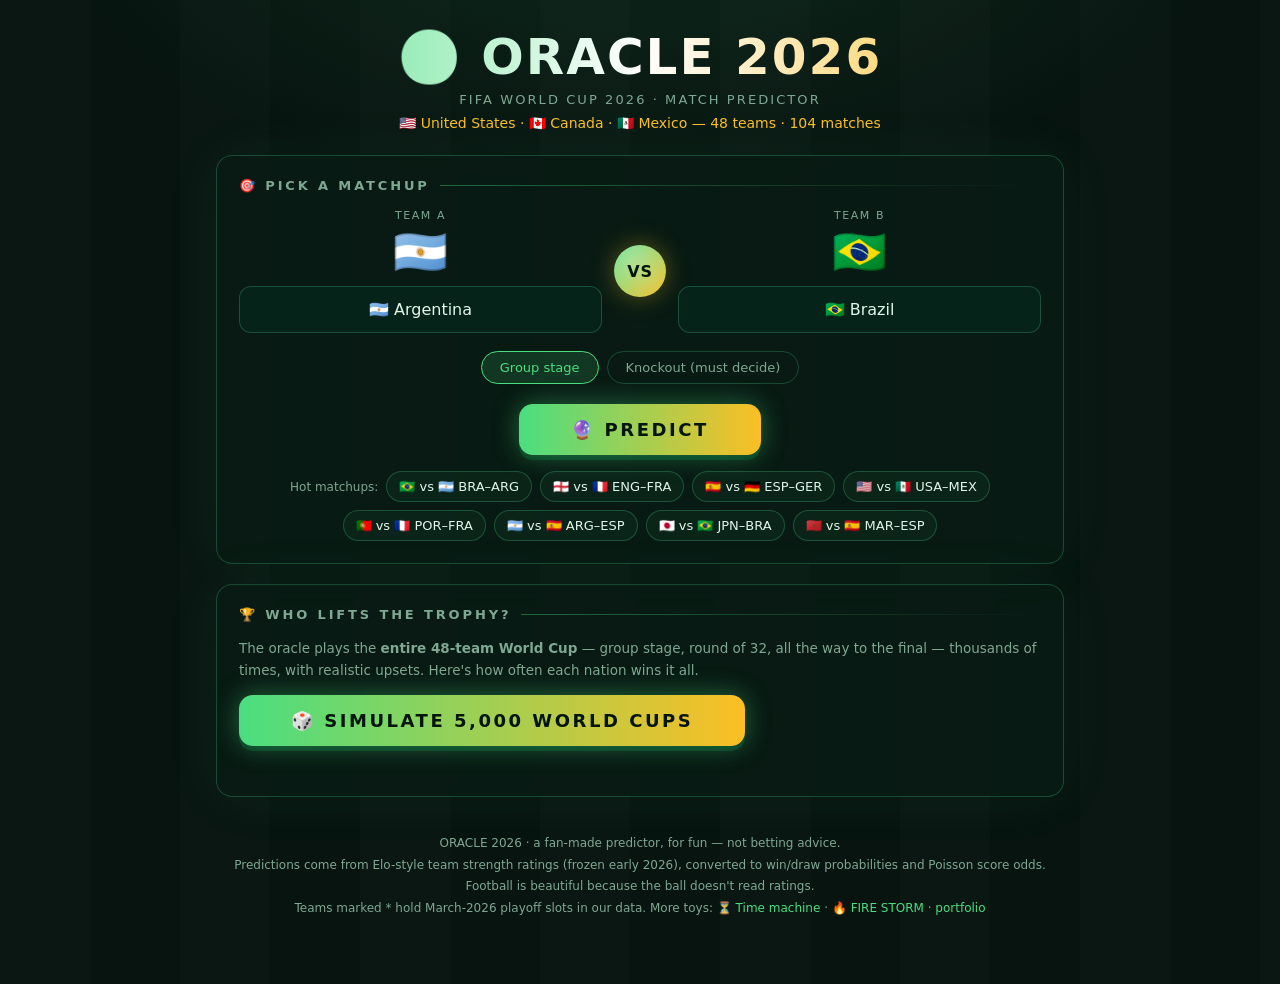
<file: fifa-2026/index.html>
<!DOCTYPE html>
<html lang="en">
<head>
<meta charset="utf-8">
<meta name="viewport" content="width=device-width, initial-scale=1">
<title>⚽ ORACLE 2026 — World Cup Match Predictor</title>
<meta name="description" content="Predict any FIFA World Cup 2026 matchup: win probabilities, most likely score, and full-tournament champion odds from thousands of simulations.">
<link rel="shortcut icon" href="data:image/svg+xml,<svg xmlns='http://www.w3.org/2000/svg' viewBox='0 0 100 100'><text y='.9em' font-size='90'>⚽</text></svg>">
<style>
  :root{
    --bg:#071410;
    --panel:rgba(9,28,20,.88);
    --edge:rgba(80,220,150,.25);
    --green:#4ade80;
    --gold:#fbbf24;
    --text:#e2f5ea;
    --dim:#7fa892;
    --red:#fb7185;
    --blue:#60a5fa;
  }
  *{box-sizing:border-box;margin:0;padding:0}
  body{
    background:
      radial-gradient(1000px 500px at 50% -10%, rgba(74,222,128,.10), transparent 60%),
      repeating-linear-gradient(90deg, rgba(255,255,255,.012) 0 90px, transparent 90px 180px),
      var(--bg);
    color:var(--text);
    font-family:"Segoe UI",system-ui,-apple-system,Roboto,sans-serif;
    min-height:100vh;overflow-x:hidden;
  }
  .wrap{max-width:880px;margin:0 auto;padding:28px 16px 64px}

  header{text-align:center;margin-bottom:24px}
  .logo{
    font-size:clamp(30px,6vw,50px);font-weight:800;letter-spacing:.04em;
    background:linear-gradient(90deg,var(--green),#fff 50%,var(--gold));
    -webkit-background-clip:text;background-clip:text;color:transparent;
  }
  .tagline{color:var(--dim);margin-top:6px;font-size:13px;letter-spacing:.16em;text-transform:uppercase}
  .hosts{margin-top:8px;font-size:14px;color:var(--gold)}

  .panel{
    background:var(--panel);border:1px solid var(--edge);border-radius:16px;
    padding:22px;backdrop-filter:blur(6px);
    box-shadow:0 0 60px rgba(74,222,128,.06);
    margin-bottom:20px;
  }
  .panel h2{
    font-size:13px;letter-spacing:.22em;text-transform:uppercase;color:var(--dim);
    margin-bottom:16px;display:flex;align-items:center;gap:10px;
  }
  .panel h2::after{content:"";flex:1;height:1px;background:linear-gradient(90deg,rgba(74,222,128,.4),transparent)}

  /* ------- matchup picker ------- */
  .versus{display:grid;grid-template-columns:1fr auto 1fr;gap:12px;align-items:center}
  .team-box{display:flex;flex-direction:column;gap:8px}
  .team-box label{font-size:11px;color:var(--dim);text-transform:uppercase;letter-spacing:.14em;text-align:center}
  select{
    width:100%;background:#06231a;border:1px solid var(--edge);color:var(--text);
    padding:13px 10px;border-radius:12px;font-size:16px;font-family:inherit;cursor:pointer;
    text-align:center;appearance:none;-webkit-appearance:none;
  }
  select:focus{outline:none;border-color:var(--green)}
  .vs-badge{
    width:52px;height:52px;border-radius:50%;display:flex;align-items:center;justify-content:center;
    background:radial-gradient(circle at 35% 30%,#fff5,transparent),linear-gradient(135deg,var(--green),var(--gold));
    color:#04150d;font-weight:800;font-size:16px;letter-spacing:.05em;
    box-shadow:0 0 24px rgba(251,191,36,.35);
  }
  .flagline{text-align:center;font-size:44px;line-height:1;min-height:48px}

  .stage{display:flex;gap:8px;justify-content:center;margin-top:18px}
  .stage button{
    border:1px solid var(--edge);background:transparent;color:var(--dim);padding:8px 18px;
    border-radius:999px;font-size:13px;cursor:pointer;font-family:inherit;transition:.15s;
  }
  .stage button.on{background:rgba(74,222,128,.15);color:var(--green);border-color:var(--green)}

  .predict-btn{
    display:block;margin:20px auto 0;padding:15px 52px;font-size:18px;font-weight:800;
    letter-spacing:.14em;text-transform:uppercase;color:#04150d;cursor:pointer;
    border:none;border-radius:14px;font-family:inherit;
    background:linear-gradient(90deg,var(--green),var(--gold));
    box-shadow:0 0 26px rgba(74,222,128,.4),0 5px 0 rgba(6,60,35,.9);
    transition:transform .12s;
  }
  .predict-btn:hover{transform:translateY(-2px)}
  .predict-btn:active{transform:translateY(2px)}

  .chips{display:flex;flex-wrap:wrap;gap:8px;justify-content:center;margin-top:16px}
  .chip{
    border:1px solid var(--edge);background:rgba(74,222,128,.05);color:var(--text);
    padding:7px 12px;border-radius:999px;font-size:13px;cursor:pointer;transition:.15s;font-family:inherit;
  }
  .chip:hover{background:rgba(74,222,128,.16);border-color:var(--green);transform:translateY(-1px)}

  /* ------- result ------- */
  #result{display:none;animation:pop .5s ease}
  @keyframes pop{from{opacity:0;transform:translateY(18px)}to{opacity:1}}
  .res-head{text-align:center;margin-bottom:6px;font-size:clamp(20px,4.6vw,30px);font-weight:800;color:#fff}
  .res-head .fl{font-size:1.2em;vertical-align:-2px}
  .res-stage{text-align:center;color:var(--dim);font-size:12px;letter-spacing:.2em;text-transform:uppercase;margin-bottom:18px}

  .bars{display:grid;gap:10px;margin:14px 0 4px}
  .bar-row{display:grid;grid-template-columns:110px 1fr 64px;gap:10px;align-items:center;font-size:14px}
  .bar-row .who{text-align:right;color:var(--dim);white-space:nowrap;overflow:hidden;text-overflow:ellipsis}
  .bar-track{height:22px;background:rgba(0,0,0,.35);border-radius:999px;overflow:hidden;border:1px solid rgba(255,255,255,.06)}
  .bar-fill{height:100%;border-radius:999px;width:0;transition:width 1s cubic-bezier(.2,.8,.2,1)}
  .bar-fill.a{background:linear-gradient(90deg,#34d399,var(--green))}
  .bar-fill.d{background:linear-gradient(90deg,#64748b,#94a3b8)}
  .bar-fill.b{background:linear-gradient(90deg,#3b82f6,var(--blue))}
  .bar-row .pct{font-family:"Consolas",monospace;font-weight:700;color:#fff}

  .scoreline{
    text-align:center;margin:20px 0 6px;font-family:"Consolas",monospace;
  }
  .scoreline .num{
    display:inline-block;min-width:64px;padding:10px 16px;border-radius:12px;
    background:rgba(0,0,0,.4);border:1px solid var(--edge);
    font-size:38px;font-weight:800;color:var(--gold);
  }
  .scoreline .dash{color:var(--dim);font-size:30px;margin:0 10px}
  .scoreline .cap{display:block;margin-top:8px;color:var(--dim);font-size:12px;letter-spacing:.15em;text-transform:uppercase}

  .verdict{
    margin-top:18px;background:rgba(251,191,36,.07);border:1px solid rgba(251,191,36,.3);
    border-radius:12px;padding:14px 18px;font-size:14.5px;line-height:1.6;
  }
  .verdict b{color:var(--gold)}

  .actions{display:flex;gap:12px;justify-content:center;flex-wrap:wrap;margin-top:20px}
  .btn{
    border:1px solid var(--edge);background:rgba(74,222,128,.07);color:var(--text);
    padding:11px 20px;border-radius:12px;font-size:14px;cursor:pointer;font-family:inherit;transition:.15s;
  }
  .btn:hover{background:rgba(74,222,128,.18);border-color:var(--green)}

  /* ------- champion odds ------- */
  .sim-note{color:var(--dim);font-size:13.5px;line-height:1.6;margin-bottom:14px}
  #simBtn{margin-top:4px}
  #champList{display:none;margin-top:18px}
  .champ-row{display:grid;grid-template-columns:34px 34px 1fr 64px;gap:10px;align-items:center;padding:7px 0;font-size:14.5px}
  .champ-row .rank{color:var(--dim);font-family:monospace;text-align:right}
  .champ-row .cf{font-size:22px;text-align:center}
  .champ-row .cbar{position:relative;height:24px;background:rgba(0,0,0,.35);border-radius:8px;overflow:hidden;border:1px solid rgba(255,255,255,.05)}
  .champ-row .cbar i{position:absolute;inset:0 auto 0 0;background:linear-gradient(90deg,rgba(74,222,128,.75),rgba(251,191,36,.85));border-radius:8px;width:0;transition:width .9s ease}
  .champ-row .cbar span{position:absolute;left:10px;top:0;bottom:0;display:flex;align-items:center;font-size:13px;color:#fff;text-shadow:0 1px 3px #000;z-index:1;font-weight:600}
  .champ-row .cpct{font-family:"Consolas",monospace;font-weight:700;color:var(--gold);text-align:right}
  .champ-row:first-child .cpct::after{content:" 🏆"}
  #simStatus{color:var(--dim);font-size:13px;margin-top:10px;font-family:monospace;min-height:18px}

  footer{text-align:center;margin-top:36px;color:var(--dim);font-size:12px;line-height:1.8}
  footer a{color:var(--green);text-decoration:none}

  .toast{
    position:fixed;left:50%;bottom:26px;transform:translateX(-50%) translateY(80px);
    background:rgba(6,30,20,.96);border:1px solid var(--green);color:var(--text);
    padding:11px 20px;border-radius:10px;font-size:14px;z-index:90;
    opacity:0;pointer-events:none;transition:transform .3s,opacity .3s;
  }
  .toast.show{transform:translateX(-50%) translateY(0);opacity:1}

  @media (max-width:560px){
    .versus{grid-template-columns:1fr;gap:8px}
    .vs-badge{margin:0 auto}
    .bar-row{grid-template-columns:84px 1fr 56px;font-size:13px}
    .panel{padding:16px}
  }
</style>
</head>
<body>
<div class="wrap">
  <header>
    <div class="logo">⚽ ORACLE 2026</div>
    <div class="tagline">FIFA World Cup 2026 · Match Predictor</div>
    <div class="hosts">🇺🇸 United States · 🇨🇦 Canada · 🇲🇽 Mexico — 48 teams · 104 matches</div>
  </header>

  <!-- MATCH PICKER -->
  <div class="panel">
    <h2>🎯 Pick a matchup</h2>
    <div class="versus">
      <div class="team-box">
        <label>Team A</label>
        <div class="flagline" id="flagA">🇦🇷</div>
        <select id="selA"></select>
      </div>
      <div class="vs-badge">VS</div>
      <div class="team-box">
        <label>Team B</label>
        <div class="flagline" id="flagB">🇧🇷</div>
        <select id="selB"></select>
      </div>
    </div>

    <div class="stage">
      <button id="stGroup" class="on">Group stage</button>
      <button id="stKO">Knockout (must decide)</button>
    </div>

    <button class="predict-btn" id="predictBtn">🔮 Predict</button>

    <div class="chips" id="hotChips">
      <span style="color:var(--dim);font-size:12px;align-self:center">Hot matchups:</span>
    </div>
  </div>

  <!-- RESULT -->
  <div class="panel" id="result">
    <div class="res-head" id="resTitle"></div>
    <div class="res-stage" id="resStage"></div>

    <div class="bars">
      <div class="bar-row"><span class="who" id="labA"></span><div class="bar-track"><div class="bar-fill a" id="barA"></div></div><span class="pct" id="pctA"></span></div>
      <div class="bar-row" id="rowDraw"><span class="who">Draw</span><div class="bar-track"><div class="bar-fill d" id="barD"></div></div><span class="pct" id="pctD"></span></div>
      <div class="bar-row"><span class="who" id="labB"></span><div class="bar-track"><div class="bar-fill b" id="barB"></div></div><span class="pct" id="pctB"></span></div>
    </div>

    <div class="scoreline">
      <span class="num" id="scoreA">1</span><span class="dash">–</span><span class="num" id="scoreB">0</span>
      <span class="cap">most likely score</span>
    </div>

    <div class="verdict" id="verdict"></div>

    <div class="actions">
      <button class="btn" id="shareBtn">🔗 Share this prediction</button>
      <button class="btn" id="swapBtn">🔄 Swap teams</button>
    </div>
  </div>

  <!-- CHAMPION ODDS -->
  <div class="panel">
    <h2>🏆 Who lifts the trophy?</h2>
    <div class="sim-note">
      The oracle plays the <b>entire 48-team World Cup</b> — group stage, round of 32, all the way to the final —
      thousands of times, with realistic upsets. Here's how often each nation wins it all.
    </div>
    <button class="predict-btn" id="simBtn" style="margin:0">🎲 Simulate 5,000 World Cups</button>
    <div id="simStatus"></div>
    <div id="champList"></div>
  </div>

  <footer>
    ORACLE 2026 · a fan-made predictor, for fun — not betting advice.<br>
    Predictions come from Elo-style team strength ratings (frozen early 2026), converted to win/draw
    probabilities and Poisson score odds. Football is beautiful because the ball doesn't read ratings.<br>
    Teams marked * hold March-2026 playoff slots in our data.
    More toys: <a href="../time-machine/index.html">⏳ Time machine</a> · <a href="../game/index.html">🔥 FIRE STORM</a> · <a href="../index.html">portfolio</a>
  </footer>
</div>

<div class="toast" id="toast"></div>

<script>
"use strict";
/* =====================================================================
   ORACLE 2026 — World Cup match predictor
   Elo-style ratings (early 2026 snapshot) → win/draw/loss probabilities
   via logistic expectancy + Poisson goal model. * = playoff-slot team.
   ===================================================================== */
const TEAMS = [
  // code, name, flag, rating, playoff-star
  ["ESP","Spain","🇪🇸",2170],
  ["ARG","Argentina","🇦🇷",2145],
  ["FRA","France","🇫🇷",2090],
  ["ENG","England","🏴󠁧󠁢󠁥󠁮󠁧󠁿",2080],
  ["BRA","Brazil","🇧🇷",2040],
  ["POR","Portugal","🇵🇹",2030],
  ["NED","Netherlands","🇳🇱",1990],
  ["GER","Germany","🇩🇪",1985],
  ["COL","Colombia","🇨🇴",1975],
  ["URU","Uruguay","🇺🇾",1945],
  ["BEL","Belgium","🇧🇪",1935],
  ["MAR","Morocco","🇲🇦",1935],
  ["CRO","Croatia","🇭🇷",1930],
  ["JPN","Japan","🇯🇵",1925],
  ["ITA","Italy","🇮🇹",1915,1],
  ["ECU","Ecuador","🇪🇨",1900],
  ["NOR","Norway","🇳🇴",1860],
  ["AUT","Austria","🇦🇹",1855],
  ["DEN","Denmark","🇩🇰",1855,1],
  ["MEX","Mexico","🇲🇽",1850],
  ["SUI","Switzerland","🇨🇭",1840],
  ["TUR","Türkiye","🇹🇷",1830,1],
  ["SEN","Senegal","🇸🇳",1825],
  ["KOR","South Korea","🇰🇷",1820],
  ["UKR","Ukraine","🇺🇦",1815,1],
  ["CAN","Canada","🇨🇦",1810],
  ["POL","Poland","🇵🇱",1795,1],
  ["IRN","Iran","🇮🇷",1795],
  ["USA","United States","🇺🇸",1790],
  ["CIV","Ivory Coast","🇨🇮",1780],
  ["ALG","Algeria","🇩🇿",1775],
  ["PAR","Paraguay","🇵🇾",1775],
  ["AUS","Australia","🇦🇺",1770],
  ["EGY","Egypt","🇪🇬",1755],
  ["SCO","Scotland","🏴󠁧󠁢󠁳󠁣󠁴󠁿",1745],
  ["TUN","Tunisia","🇹🇳",1735],
  ["WAL","Wales","🏴󠁧󠁢󠁷󠁬󠁳󠁿",1735,1],
  ["GHA","Ghana","🇬🇭",1720],
  ["COD","DR Congo","🇨🇩",1690,1],
  ["IRQ","Iraq","🇮🇶",1685,1],
  ["BOL","Bolivia","🇧🇴",1680,1],
  ["KSA","Saudi Arabia","🇸🇦",1670],
  ["QAT","Qatar","🇶🇦",1665],
  ["UZB","Uzbekistan","🇺🇿",1660],
  ["PAN","Panama","🇵🇦",1655],
  ["RSA","South Africa","🇿🇦",1645],
  ["JOR","Jordan","🇯🇴",1640],
  ["JAM","Jamaica","🇯🇲",1620,1],
  ["NZL","New Zealand","🇳🇿",1585],
  ["CUW","Curaçao","🇨🇼",1580],
  ["HAI","Haiti","🇭🇹",1560],
  ["CPV","Cape Verde","🇨🇻",1550],
].map(t => ({c:t[0], n:t[1], f:t[2], e:t[3], star:!!t[4]}));

const byCode = Object.fromEntries(TEAMS.map(t => [t.c, t]));
const $ = id => document.getElementById(id);

/* ---------- fill selectors ---------- */
const optHtml = TEAMS.map(t => `<option value="${t.c}">${t.f} ${t.n}${t.star?" *":""}</option>`).join("");
$("selA").innerHTML = optHtml;
$("selB").innerHTML = optHtml;
$("selA").value = "ARG"; $("selB").value = "BRA";

function syncFlags(){
  $("flagA").textContent = byCode[$("selA").value].f;
  $("flagB").textContent = byCode[$("selB").value].f;
}
$("selA").addEventListener("change", syncFlags);
$("selB").addEventListener("change", syncFlags);
syncFlags();

/* ---------- stage toggle ---------- */
let knockout = false;
$("stGroup").addEventListener("click", () => { knockout = false; $("stGroup").classList.add("on"); $("stKO").classList.remove("on"); });
$("stKO").addEventListener("click", () => { knockout = true;  $("stKO").classList.add("on"); $("stGroup").classList.remove("on"); });

/* ---------- hot matchups ---------- */
const HOT = [["BRA","ARG"],["ENG","FRA"],["ESP","GER"],["USA","MEX"],["POR","FRA"],["ARG","ESP"],["JPN","BRA"],["MAR","ESP"]];
for(const [a,b] of HOT){
  const el = document.createElement("button");
  el.className = "chip";
  el.textContent = byCode[a].f + " vs " + byCode[b].f + " " + byCode[a].c + "–" + byCode[b].c;
  el.addEventListener("click", () => { $("selA").value = a; $("selB").value = b; syncFlags(); doPredict(); });
  $("hotChips").appendChild(el);
}

/* ---------- math: Elo → probabilities → Poisson scores ---------- */
function expectancy(ra, rb){ return 1/(1+Math.pow(10, -(ra-rb)/400)); }
function poisson(l, k){ let p = Math.exp(-l); for(let i=1;i<=k;i++) p *= l/i; return p; }

function matchModel(a, b){
  const we = expectancy(a.e, b.e);
  const total = 2.55;                       // avg goals per WC match
  const la = Math.max(.2, total*Math.pow(we, .92));
  const lb = Math.max(.2, total*Math.pow(1-we, .92));
  let pA=0, pD=0, pB=0, best={p:-1, ga:1, gb:0};
  for(let ga=0; ga<=8; ga++) for(let gb=0; gb<=8; gb++){
    const p = poisson(la,ga)*poisson(lb,gb);
    if(ga>gb) pA+=p; else if(ga<gb) pB+=p; else pD+=p;
    if(p > best.p) best = {p, ga, gb};
  }
  const s = pA+pD+pB; pA/=s; pD/=s; pB/=s;
  // knockout: draws resolved in extra time / penalties, slight edge to the stronger side
  const pAKO = pA + pD*(.5 + (we-.5)*.55);
  return {we, pA, pD, pB, pAKO, pBKO:1-pAKO, best, la, lb};
}

/* ---------- verdict copy ---------- */
function verdictText(a, b, m, ko){
  const p = ko ? m.pAKO : m.pA;
  const fav = p >= .5 ? a : b, dog = p >= .5 ? b : a;
  const fp = Math.round(Math.max(p, 1-p) * 100);
  let line;
  if(fp >= 78)      line = `<b>${fav.n}</b> should win this comfortably — anything else is a genuine World Cup shock.`;
  else if(fp >= 65) line = `<b>${fav.n}</b> are clear favourites, but ${dog.n} winning wouldn't be the biggest upset of the tournament.`;
  else if(fp >= 56) line = `<b>${fav.n}</b> have the edge — a tight match that one moment of magic decides.`;
  else              line = `Genuine coin flip. <b>${fav.n}</b> by a whisker on the ratings, but nobody sane would bet the house.`;
  const koNote = ko && m.pD > .24 ? ` High chance this one needs extra time — pencil in penalties (${Math.round(m.pD*100)}% draw odds in 90 minutes).` : "";
  return `<b>Oracle's call:</b> ${line}${koNote} <i>(strength ratings: ${a.n} ${a.e} · ${b.n} ${b.e})</i>`;
}

/* ---------- predict & render ---------- */
function doPredict(push=true){
  let A = byCode[$("selA").value], B = byCode[$("selB").value];
  if(A.c === B.c){ toast("Pick two different teams — a team can't play itself. Yet."); return; }
  const m = matchModel(A, B);

  $("resTitle").innerHTML = `<span class="fl">${A.f}</span> ${A.n} <span style="color:var(--dim)">vs</span> ${B.n} <span class="fl">${B.f}</span>`;
  $("resStage").textContent = knockout ? "Knockout — a winner must emerge" : "Group stage — draw allowed";

  const pa = knockout ? m.pAKO : m.pA;
  const pd = knockout ? 0 : m.pD;
  const pb = knockout ? m.pBKO : m.pB;
  $("rowDraw").style.display = knockout ? "none" : "grid";
  $("labA").textContent = A.n; $("labB").textContent = B.n;

  $("result").style.display = "block";
  requestAnimationFrame(() => {
    $("barA").style.width = (pa*100).toFixed(1)+"%"; $("pctA").textContent = Math.round(pa*100)+"%";
    $("barD").style.width = (pd*100).toFixed(1)+"%"; $("pctD").textContent = Math.round(pd*100)+"%";
    $("barB").style.width = (pb*100).toFixed(1)+"%"; $("pctB").textContent = Math.round(pb*100)+"%";
  });

  // most likely score; in knockout, if modal score is a draw, show the nearest winning score for the favourite
  let {ga, gb} = m.best;
  if(knockout && ga === gb){ if(m.pAKO >= .5) ga++; else gb++; }
  $("scoreA").textContent = ga; $("scoreB").textContent = gb;

  $("verdict").innerHTML = verdictText(A, B, m, knockout);
  if(push) history.replaceState(null, "", `?a=${A.c}&b=${B.c}${knockout?"&ko=1":""}`);
  $("result").scrollIntoView({behavior:"smooth", block:"nearest"});
}
$("predictBtn").addEventListener("click", () => doPredict());
$("swapBtn").addEventListener("click", () => {
  const a = $("selA").value; $("selA").value = $("selB").value; $("selB").value = a;
  syncFlags(); doPredict();
});
$("shareBtn").addEventListener("click", async () => {
  const A = byCode[$("selA").value], B = byCode[$("selB").value];
  const m = matchModel(A, B);
  const p = Math.round((knockout ? m.pAKO : m.pA)*100);
  const url = location.origin + location.pathname + `?a=${A.c}&b=${B.c}${knockout?"&ko=1":""}`;
  const text = `⚽ ORACLE 2026 says ${A.n} ${p}% vs ${B.n} — see the full prediction:`;
  try{
    if(navigator.share){ await navigator.share({title:"ORACLE 2026", text, url}); return; }
    await navigator.clipboard.writeText(text + " " + url);
    toast("Prediction copied — challenge your friends!");
  }catch(e){ toast(url); }
});

/* ---------- full tournament Monte Carlo ---------- */
// 48-team field: all confirmed teams + highest-rated playoff-slot holders to fill 48
const FIELD = [...TEAMS].sort((x,y)=>((x.star?1:0)-(y.star?1:0)) || (y.e-x.e)).slice(0,48);

function sampleMatch(a, b, rng, groupStage){
  const m = matchModel(a, b);
  const r = rng();
  if(groupStage){
    if(r < m.pA) return 1;      // a wins
    if(r < m.pA + m.pD) return 0; // draw
    return -1;
  }
  return r < m.pAKO ? 1 : -1;
}

function simulateOne(rng){
  // shuffle into 12 groups of 4
  const pool = [...FIELD];
  for(let i=pool.length-1; i>0; i--){ const j = Math.floor(rng()*(i+1)); [pool[i],pool[j]]=[pool[j],pool[i]]; }
  const qualified = [], thirds = [];
  for(let g=0; g<12; g++){
    const grp = pool.slice(g*4, g*4+4).map(t => ({t, pts:0, tie:rng()}));
    for(let i=0;i<4;i++) for(let j=i+1;j<4;j++){
      const res = sampleMatch(grp[i].t, grp[j].t, rng, true);
      if(res === 1) grp[i].pts += 3; else if(res === -1) grp[j].pts += 3;
      else { grp[i].pts++; grp[j].pts++; }
    }
    grp.sort((x,y) => y.pts - x.pts || y.tie - x.tie);
    qualified.push(grp[0].t, grp[1].t);
    thirds.push(grp[2]);
  }
  thirds.sort((x,y) => y.pts - x.pts || y.tie - x.tie);
  let round = qualified.concat(thirds.slice(0,8).map(x => x.t)); // 32 teams
  // light seeding: sort by rating with noise, then pair top half vs bottom half reversed
  round.sort((x,y) => (y.e + rng()*140) - (x.e + rng()*140));
  while(round.length > 1){
    const next = [];
    const n = round.length;
    for(let i=0; i<n/2; i++){
      const a = round[i], b = round[n-1-i];
      next.push(sampleMatch(a, b, rng, false) === 1 ? a : b);
    }
    round = next;
  }
  return round[0];
}

let simRunning = false;
$("simBtn").addEventListener("click", () => {
  if(simRunning) return;
  simRunning = true;
  const N = 5000, counts = {};
  let done = 0;
  const rng = Math.random;
  $("simStatus").textContent = "⏳ Playing tournament 0 / " + N.toLocaleString() + "…";
  (function batch(){
    const end = Math.min(N, done + 250);
    for(; done < end; done++){
      const w = simulateOne(rng);
      counts[w.c] = (counts[w.c] || 0) + 1;
    }
    $("simStatus").textContent = "⏳ Playing tournament " + done.toLocaleString() + " / " + N.toLocaleString() + "…";
    if(done < N){ setTimeout(batch, 0); return; }
    // render
    const rows = Object.entries(counts).map(([c,k]) => ({t:byCode[c], pct:100*k/N}))
      .sort((x,y) => y.pct - x.pct).slice(0,14);
    const max = rows[0].pct;
    $("champList").innerHTML = rows.map((r,i) =>
      `<div class="champ-row">
         <span class="rank">${i+1}.</span>
         <span class="cf">${r.t.f}</span>
         <div class="cbar"><span>${r.t.n}${r.t.star?" *":""}</span><i data-w="${(r.pct/max*100).toFixed(1)}"></i></div>
         <span class="cpct">${r.pct.toFixed(1)}%</span>
       </div>`).join("");
    $("champList").style.display = "block";
    requestAnimationFrame(() =>
      document.querySelectorAll("#champList .cbar i").forEach(el => el.style.width = el.dataset.w + "%"));
    $("simStatus").textContent = "✅ " + N.toLocaleString() + " World Cups played. Football remains gloriously unpredictable.";
    simRunning = false;
  })();
});

/* ---------- toast + shared-link boot ---------- */
function toast(msg){
  const el = $("toast");
  el.textContent = msg; el.classList.add("show");
  setTimeout(() => el.classList.remove("show"), 2600);
}
const q = new URLSearchParams(location.search);
if(byCode[q.get("a")] && byCode[q.get("b")]){
  $("selA").value = q.get("a"); $("selB").value = q.get("b"); syncFlags();
  if(q.get("ko") === "1"){ knockout = true; $("stKO").classList.add("on"); $("stGroup").classList.remove("on"); }
  doPredict(false);
}
</script>
</body>
</html>
</file>
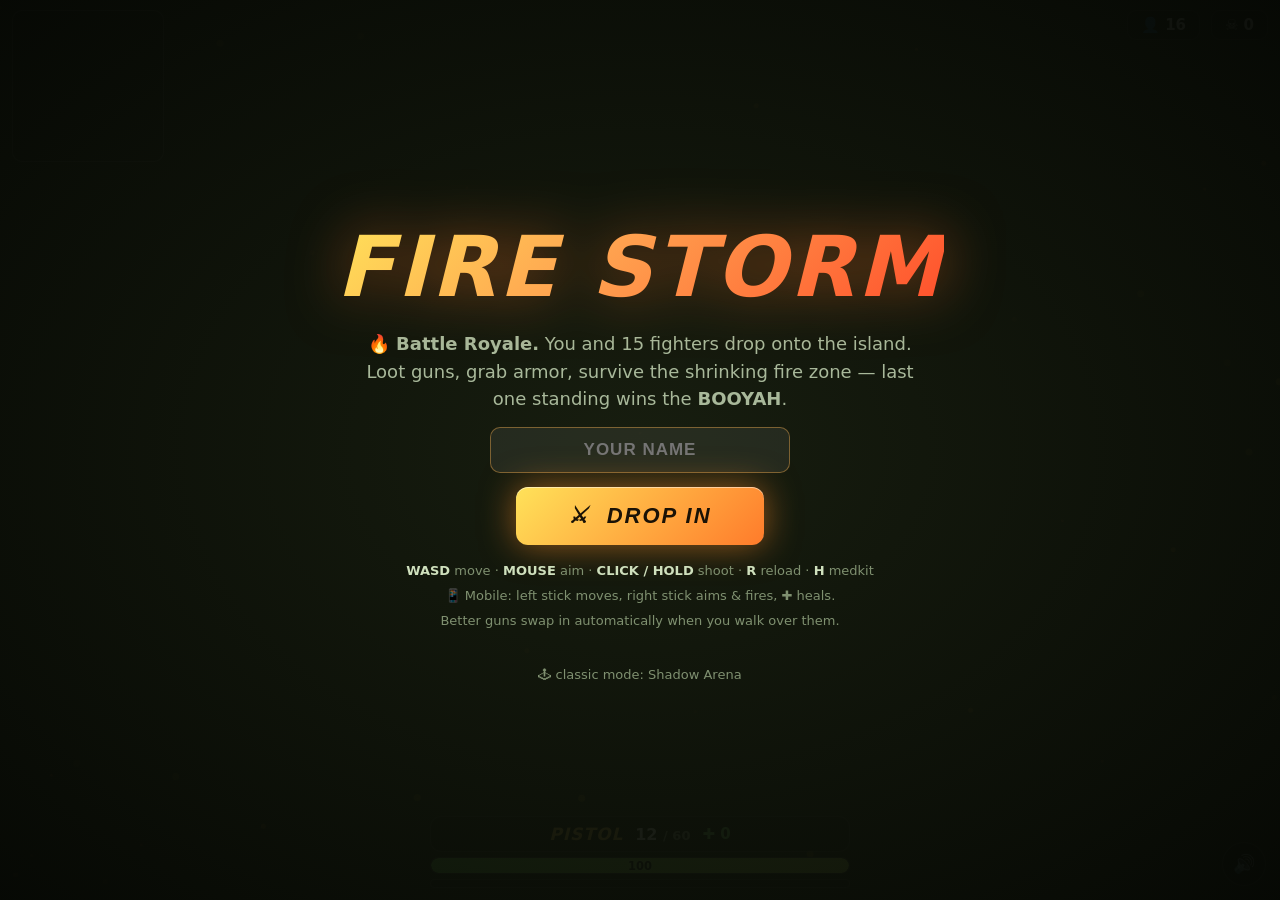
<file: game/index.html>
<!DOCTYPE html>
<html lang="en">
<head>
<meta charset="UTF-8">
<meta name="viewport" content="width=device-width, initial-scale=1.0, maximum-scale=1.0, user-scalable=no">
<title>FIRE STORM — Battle Royale Shooter</title>
<meta name="description" content="FIRE STORM — free browser battle royale shooter. Drop in, loot guns, survive the zone, be the last one standing. BOOYAH!">
<meta property="og:title" content="FIRE STORM — Battle Royale. Can you get the BOOYAH?">
<meta property="og:description" content="Drop onto the island, loot ARs and snipers, outlast 15 enemies in the shrinking zone. Play free in your browser!">
<style>
  * { margin:0; padding:0; box-sizing:border-box; }
  html, body { width:100%; height:100%; overflow:hidden; background:#0b0f0a; touch-action:none; overscroll-behavior:none; }
  body { font-family:'Segoe UI', system-ui, -apple-system, sans-serif; color:#eef2ea; -webkit-user-select:none; user-select:none; }
  #game { position:fixed; inset:0; display:block; cursor:crosshair; }
  .overlay {
    position:fixed; inset:0; display:flex; flex-direction:column; align-items:center; justify-content:center;
    background:radial-gradient(ellipse at center, rgba(24,30,16,.93), rgba(6,8,4,.97));
    z-index:30; text-align:center; padding:20px; gap:14px;
  }
  .hidden { display:none !important; }
  h1.logo {
    font-size:clamp(40px,9vw,84px); font-weight:900; letter-spacing:3px; font-style:italic;
    background:linear-gradient(135deg,#ffe259 0%,#ffa751 40%,#ff4e2b 100%);
    -webkit-background-clip:text; background-clip:text; -webkit-text-fill-color:transparent;
    filter:drop-shadow(0 0 28px rgba(255,120,40,.5));
  }
  .tagline { color:#a8b89a; font-size:clamp(14px,2.5vw,18px); max-width:560px; line-height:1.55; }
  .btn {
    cursor:pointer; border:none; border-radius:12px; padding:16px 52px;
    font-size:22px; font-weight:900; letter-spacing:2px; color:#1a1206; font-style:italic;
    background:linear-gradient(135deg,#ffe259,#ff7b2b);
    box-shadow:0 0 34px rgba(255,140,40,.55), inset 0 1px 0 rgba(255,255,255,.5);
    transition:transform .12s ease, box-shadow .12s ease;
  }
  .btn:hover { transform:translateY(-2px) scale(1.04); box-shadow:0 0 50px rgba(255,140,40,.85); }
  .btn:active { transform:scale(.97); }
  .btn.secondary {
    background:rgba(255,160,60,.1); color:#ffd9a0; border:1px solid rgba(255,160,60,.5);
    box-shadow:none; font-size:15px; padding:12px 28px; font-style:normal; letter-spacing:1px;
  }
  .controls-hint { color:#7f9070; font-size:13px; line-height:1.9; }
  .controls-hint b { color:#cfe0bd; }
  #nameInput {
    background:rgba(255,255,255,.07); border:1.5px solid rgba(255,180,80,.4); border-radius:10px;
    padding:12px 18px; font-size:17px; color:#fff; text-align:center; outline:none; width:min(300px,80vw);
    font-weight:700; letter-spacing:1px;
  }
  #nameInput:focus { border-color:#ffb347; box-shadow:0 0 16px rgba(255,160,60,.3); }
  .challenge-banner {
    background:linear-gradient(135deg,rgba(255,90,40,.16),rgba(255,200,60,.14));
    border:1px solid rgba(255,140,50,.55); border-radius:12px; padding:12px 22px;
    color:#ffc899; font-size:16px; font-weight:600; animation:pulseGlow 2s infinite; max-width:90vw;
  }
  @keyframes pulseGlow { 0%,100%{box-shadow:0 0 10px rgba(255,140,40,.2);} 50%{box-shadow:0 0 28px rgba(255,140,40,.55);} }
  .stat-grid { display:flex; gap:26px; flex-wrap:wrap; justify-content:center; margin:8px 0; }
  .stat-box .v { font-size:clamp(26px,5vw,42px); font-weight:900; color:#ffd257; text-shadow:0 0 18px rgba(255,190,60,.5); }
  .stat-box .l { font-size:12px; color:#7f9070; text-transform:uppercase; letter-spacing:2px; margin-top:2px; }
  #booyah {
    font-size:clamp(50px,12vw,110px); font-weight:900; font-style:italic; letter-spacing:4px;
    background:linear-gradient(135deg,#fff6b0,#ffd257,#ff9a2b);
    -webkit-background-clip:text; background-clip:text; -webkit-text-fill-color:transparent;
    filter:drop-shadow(0 0 40px rgba(255,200,60,.8)); animation:booyahPop .6s cubic-bezier(.2,2.4,.4,1);
  }
  @keyframes booyahPop { 0%{transform:scale(.2) rotate(-8deg);opacity:0;} 100%{transform:scale(1) rotate(0);opacity:1;} }
  #placeTitle { font-size:clamp(34px,7vw,64px); font-weight:900; color:#ff6b4a; font-style:italic; text-shadow:0 0 30px rgba(255,80,50,.6); }
  #shareResult { color:#ffd257; font-size:14px; min-height:18px; }
  a.backlink { color:#7f9070; font-size:13px; text-decoration:none; margin-top:6px; }
  a.backlink:hover { color:#cfe0bd; }

  /* ---------- HUD ---------- */
  #hud { position:fixed; inset:0; pointer-events:none; z-index:10; }
  #topcenter { position:absolute; top:10px; left:50%; transform:translateX(-50%); text-align:center; }
  #zoneMsg { font-size:clamp(13px,2.6vw,17px); font-weight:800; letter-spacing:1px; color:#fff; text-shadow:0 1px 6px #000; }
  #zoneMsg.danger { color:#ff5a3c; animation:pulseGlow 1s infinite; }
  #topright { position:absolute; top:10px; right:12px; text-align:right; }
  .pill {
    display:inline-block; background:rgba(0,0,0,.45); border:1px solid rgba(255,255,255,.15);
    border-radius:9px; padding:5px 13px; font-weight:800; font-size:15px; margin-left:6px; color:#fff;
  }
  .pill .ic { opacity:.85; margin-right:5px; }
  #killfeed { position:absolute; top:52px; right:12px; text-align:right; font-size:13px; font-weight:600; }
  #killfeed div {
    background:rgba(0,0,0,.5); border-radius:7px; padding:4px 11px; margin-top:5px;
    color:#ffd9b0; border:1px solid rgba(255,140,50,.25); transition:opacity .5s;
  }
  #killfeed div.me { color:#ffe259; border-color:rgba(255,220,80,.6); }
  #bottomcenter { position:absolute; bottom:12px; left:50%; transform:translateX(-50%); width:min(420px,86vw); text-align:center; }
  .bar { height:17px; border-radius:9px; background:rgba(0,0,0,.5); border:1px solid rgba(255,255,255,.18); overflow:hidden; margin-top:5px; position:relative; }
  .bar > div { height:100%; border-radius:8px; transition:width .15s ease; }
  #hpfill { background:linear-gradient(90deg,#7cf25c,#c9f25c); box-shadow:0 0 10px rgba(140,240,90,.5); width:100%; }
  #arfill { background:linear-gradient(90deg,#5cc8f2,#8fdcff); width:0%; }
  .bar span { position:absolute; inset:0; font-size:11.5px; font-weight:800; color:#08130a; line-height:17px; text-shadow:0 0 3px rgba(255,255,255,.5); }
  #weaponbox {
    display:flex; justify-content:center; align-items:center; gap:12px; margin-top:7px;
    background:rgba(0,0,0,.45); border:1px solid rgba(255,255,255,.15); border-radius:11px; padding:7px 16px;
  }
  #wname { font-weight:900; font-size:17px; letter-spacing:1px; color:#ffd257; font-style:italic; }
  #wammo { font-weight:800; font-size:16px; color:#fff; }
  #wammo .res { color:#9aa88c; font-size:13px; }
  #medcount { font-weight:800; font-size:15px; color:#8cf27c; }
  #minimap { position:absolute; top:10px; left:12px; border-radius:10px; border:1.5px solid rgba(255,255,255,.25); background:rgba(0,0,0,.4); }
  #announce {
    position:absolute; top:23%; left:0; right:0; text-align:center; font-size:clamp(24px,6vw,50px);
    font-weight:900; font-style:italic; letter-spacing:3px; color:#fff; text-shadow:0 0 30px rgba(255,140,40,.9);
    opacity:0; transition:opacity .4s; pointer-events:none;
  }
  #hitmarker { position:absolute; left:50%; top:50%; width:26px; height:26px; margin:-13px; opacity:0; pointer-events:none; }
  #mutebtn { position:absolute; bottom:14px; right:14px; width:44px; height:44px; border-radius:50%;
    background:rgba(0,0,0,.4); border:1px solid rgba(255,255,255,.2); color:#fff; font-size:18px; cursor:pointer; pointer-events:auto; }
  /* touch */
  .stick { position:fixed; width:130px; height:130px; border-radius:50%; border:2px solid rgba(255,255,255,.25); background:rgba(255,255,255,.05); display:none; z-index:15; pointer-events:none; }
  .stick .knob { position:absolute; width:56px; height:56px; border-radius:50%; left:37px; top:37px; background:rgba(255,255,255,.3); }
  #stickR .knob { background:rgba(255,120,50,.45); }
  #medBtn {
    position:fixed; right:20px; bottom:170px; width:64px; height:64px; border-radius:50%;
    background:rgba(90,230,110,.16); border:2px solid rgba(120,240,130,.6); color:#9cf7a8;
    font-size:22px; font-weight:800; z-index:15; display:none; align-items:center; justify-content:center; pointer-events:auto;
  }
</style>
</head>
<body>
<canvas id="game"></canvas>

<!-- HUD -->
<div id="hud">
  <canvas id="minimap" width="150" height="150"></canvas>
  <div id="topcenter"><div id="zoneMsg"></div></div>
  <div id="topright">
    <span class="pill"><span class="ic">👤</span><span id="aliveCount">16</span></span>
    <span class="pill"><span class="ic">☠</span><span id="killCount">0</span></span>
  </div>
  <div id="killfeed"></div>
  <div id="announce"></div>
  <svg id="hitmarker" viewBox="0 0 26 26"><g stroke="#fff" stroke-width="3" stroke-linecap="round">
    <line x1="4" y1="4" x2="9" y2="9"/><line x1="22" y1="4" x2="17" y2="9"/>
    <line x1="4" y1="22" x2="9" y2="17"/><line x1="22" y1="22" x2="17" y2="17"/></g></svg>
  <div id="bottomcenter">
    <div id="weaponbox">
      <span id="wname">PISTOL</span>
      <span id="wammo">12 <span class="res">/ 60</span></span>
      <span id="medcount">✚ 0</span>
    </div>
    <div class="bar"><div id="hpfill"></div><span id="hptext">100</span></div>
    <div class="bar" style="height:9px"><div id="arfill"></div></div>
  </div>
  <button id="mutebtn">🔊</button>
</div>

<!-- touch controls -->
<div id="stickL" class="stick"><div class="knob"></div></div>
<div id="stickR" class="stick"><div class="knob"></div></div>
<div id="medBtn">✚</div>

<!-- menu -->
<div id="menu" class="overlay">
  <h1 class="logo">FIRE STORM</h1>
  <div class="tagline">🔥 <b>Battle Royale.</b> You and 15 fighters drop onto the island. Loot guns, grab armor, survive the shrinking fire zone — last one standing wins the <b>BOOYAH</b>.</div>
  <div id="challengeBanner" class="challenge-banner hidden"></div>
  <input id="nameInput" maxlength="14" placeholder="YOUR NAME" autocomplete="off">
  <button id="startBtn" class="btn">⚔ &nbsp;DROP IN</button>
  <div class="controls-hint">
    <b>WASD</b> move · <b>MOUSE</b> aim · <b>CLICK / HOLD</b> shoot · <b>R</b> reload · <b>H</b> medkit<br>
    📱 Mobile: left stick moves, right stick aims &amp; fires, ✚ heals.<br>
    Better guns swap in automatically when you walk over them.
  </div>
  <div id="menuBest" class="controls-hint"></div>
  <a class="backlink" href="arena.html">🕹 classic mode: Shadow Arena</a>
</div>

<!-- game over -->
<div id="gameover" class="overlay hidden">
  <div id="booyah" class="hidden">BOOYAH!</div>
  <div id="placeTitle" class="hidden">#8</div>
  <div id="goSub" class="tagline"></div>
  <div class="stat-grid">
    <div class="stat-box"><div class="v" id="goPlace">#1</div><div class="l">Place</div></div>
    <div class="stat-box"><div class="v" id="goKills">0</div><div class="l">Kills</div></div>
    <div class="stat-box"><div class="v" id="goDmg">0</div><div class="l">Damage</div></div>
    <div class="stat-box"><div class="v" id="goTime">0:00</div><div class="l">Survived</div></div>
  </div>
  <div id="beatChallenge" class="challenge-banner hidden"></div>
  <button id="retryBtn" class="btn">↻ &nbsp;PLAY AGAIN</button>
  <button id="shareBtn" class="btn secondary">🔥 Challenge a friend</button>
  <div id="shareResult"></div>
  <a class="backlink" href="../index.html">← back to portfolio</a>
</div>

<script>
'use strict';
/* =====================================================================
   FIRE STORM — single-file browser battle royale shooter
   ===================================================================== */
const canvas = document.getElementById('game');
const ctx = canvas.getContext('2d');
const mmap = document.getElementById('minimap');
const mctx = mmap.getContext('2d');
let W = innerWidth, H = innerHeight, DPR = Math.min(devicePixelRatio || 1, 2);
function resize() {
  W = innerWidth; H = innerHeight;
  canvas.width = W * DPR; canvas.height = H * DPR;
  canvas.style.width = W + 'px'; canvas.style.height = H + 'px';
  ctx.setTransform(DPR, 0, 0, DPR, 0, 0);
}
addEventListener('resize', resize); resize();

const MAP = 3000;
const TAU = Math.PI * 2;
if (!CanvasRenderingContext2D.prototype.roundRect) {
  CanvasRenderingContext2D.prototype.roundRect = function (x, y, w, h, r) {
    r = Math.min(r, w/2, h/2);
    this.moveTo(x+r, y); this.arcTo(x+w, y, x+w, y+h, r); this.arcTo(x+w, y+h, x, y+h, r);
    this.arcTo(x, y+h, x, y, r); this.arcTo(x, y, x+w, y, r); this.closePath();
    return this;
  };
}
const rand = (a, b) => a + Math.random() * (b - a);
const irand = (a, b) => Math.floor(rand(a, b + 1));
const clamp = (v, a, b) => v < a ? a : v > b ? b : v;
const dist2 = (ax, ay, bx, by) => (ax-bx)*(ax-bx) + (ay-by)*(ay-by);
const pick = arr => arr[Math.floor(Math.random() * arr.length)];

/* ---------------- audio ---------------- */
let AC = null, muted = localStorage.getItem('fs_muted') === '1';
function audio() { if (!AC) AC = new (window.AudioContext || window.webkitAudioContext)(); if (AC.state === 'suspended') AC.resume(); return AC; }
let noiseBuf = null;
function getNoise(ac) {
  if (!noiseBuf) {
    noiseBuf = ac.createBuffer(1, ac.sampleRate * .5, ac.sampleRate);
    const d = noiseBuf.getChannelData(0);
    for (let i = 0; i < d.length; i++) d[i] = Math.random() * 2 - 1;
  }
  return noiseBuf;
}
function gunshot(vol, dur, freq) {
  if (muted) return;
  try {
    const ac = audio(), t = ac.currentTime;
    const src = ac.createBufferSource(); src.buffer = getNoise(ac);
    const f = ac.createBiquadFilter(); f.type = 'lowpass';
    f.frequency.setValueAtTime(freq, t);
    f.frequency.exponentialRampToValueAtTime(100, t + dur);
    const g = ac.createGain();
    g.gain.setValueAtTime(vol, t);
    g.gain.exponentialRampToValueAtTime(.001, t + dur);
    src.connect(f); f.connect(g); g.connect(ac.destination);
    src.start(t); src.stop(t + dur + .02);
  } catch (e) {}
}
function beep(freq, dur, type, vol, slide) {
  if (muted) return;
  try {
    const ac = audio(), o = ac.createOscillator(), g = ac.createGain(), t = ac.currentTime;
    o.type = type || 'square'; o.frequency.setValueAtTime(freq, t);
    if (slide) o.frequency.exponentialRampToValueAtTime(Math.max(30, freq + slide), t + dur);
    g.gain.setValueAtTime(vol || .12, t);
    g.gain.exponentialRampToValueAtTime(.0001, t + dur);
    o.connect(g); g.connect(ac.destination); o.start(t); o.stop(t + dur + .02);
  } catch (e) {}
}
const sfx = {
  pistol:  () => gunshot(.25, .12, 2200),
  smg:     () => gunshot(.18, .09, 2600),
  shotgun: () => gunshot(.4, .22, 1400),
  ar:      () => gunshot(.3, .13, 2000),
  sniper:  () => gunshot(.5, .3, 1100),
  hitm:    () => beep(1500, .05, 'sine', .1, -300),
  hurt:    () => beep(150, .18, 'sawtooth', .16, -80),
  kill:    () => { beep(700, .09, 'square', .12); setTimeout(() => beep(1050, .13, 'square', .12), 90); },
  pickup:  () => beep(900, .08, 'sine', .1, 350),
  heal:    () => beep(520, .18, 'sine', .1, 240),
  reload:  () => beep(300, .07, 'square', .07, -80),
  zone:    () => beep(220, .4, 'triangle', .16, -60),
  win:     () => { [523,659,784,1047].forEach((f,i)=>setTimeout(()=>beep(f,.22,'square',.13),i*140)); },
  lose:    () => { beep(300,.35,'sawtooth',.15,-200); setTimeout(()=>beep(160,.6,'sawtooth',.13,-100),250); },
};

/* ---------------- weapons ---------------- */
const WEAPONS = {
  pistol:  { key:'pistol',  name:'PISTOL',  dmg:14, rof:.3,  spread:.05,  spd:1000, range:520,  mag:12, reload:1.1, pellets:1, tier:0, len:20, color:'#c9d2da' },
  shotgun: { key:'shotgun', name:'SHOTGUN', dmg:8,  rof:.95, spread:.26,  spd:900,  range:340,  mag:5,  reload:1.9, pellets:7, tier:1, len:26, color:'#e0844a' },
  smg:     { key:'smg',     name:'SMG',     dmg:10, rof:.085,spread:.1,   spd:1050, range:480,  mag:30, reload:1.5, pellets:1, tier:2, len:22, color:'#7ec8ff' },
  ar:      { key:'ar',      name:'RIFLE',   dmg:19, rof:.135,spread:.045, spd:1250, range:720,  mag:24, reload:1.7, pellets:1, tier:3, len:28, color:'#ffd257' },
  sniper:  { key:'sniper',  name:'SNIPER',  dmg:72, rof:1.5, spread:.004, spd:1700, range:1150, mag:5,  reload:2.2, pellets:1, tier:4, len:34, color:'#ff6b8f' },
};
const LOOT_WEAPONS = ['shotgun','shotgun','smg','smg','ar','ar','ar','sniper'];
const BOT_NAMES = ['Raven','Viper','Ghost','Blaze','Storm','Rex','Nova','Falcon','Cobra','Titan','Wolf','Ash','Zed','Luna','Onyx','Spike','Echo','Rogue','Jax','Kira','Dash','Fury'];

/* ---------------- input ---------------- */
const keys = {};
let mouse = { x: W/2, y: H/2, down: false };
addEventListener('keydown', e => {
  keys[e.code] = true;
  if (document.activeElement === nameInput) return;
  if (['Space','ArrowUp','ArrowDown','ArrowLeft','ArrowRight'].includes(e.code)) e.preventDefault();
  if (state === 'play') {
    if (e.code === 'KeyR') startReload(player, true);
    if (e.code === 'KeyH' || e.code === 'KeyQ') useMed(player);
  }
});
addEventListener('keyup', e => keys[e.code] = false);
canvas.addEventListener('mousemove', e => { mouse.x = e.clientX; mouse.y = e.clientY; });
canvas.addEventListener('mousedown', e => { if (e.button === 0) mouse.down = true; });
addEventListener('mouseup', e => { if (e.button === 0) mouse.down = false; });
canvas.addEventListener('contextmenu', e => e.preventDefault());

// dual virtual sticks
const isTouch = matchMedia('(pointer: coarse)').matches;
const stickL = { el: document.getElementById('stickL'), id:null, dx:0, dy:0 };
const stickR = { el: document.getElementById('stickR'), id:null, dx:0, dy:0 };
function stickStart(s, t) {
  s.id = t.identifier; s.ox = t.clientX; s.oy = t.clientY; s.dx = s.dy = 0;
  s.el.style.display = 'block';
  s.el.style.left = (t.clientX - 65) + 'px'; s.el.style.top = (t.clientY - 65) + 'px';
}
function stickMove(s, t) {
  let dx = t.clientX - s.ox, dy = t.clientY - s.oy;
  const m = Math.hypot(dx, dy), max = 52;
  if (m > max) { dx = dx/m*max; dy = dy/m*max; }
  s.dx = dx/max; s.dy = dy/max;
  const k = s.el.firstElementChild;
  k.style.left = (37 + dx) + 'px'; k.style.top = (37 + dy) + 'px';
}
function stickEnd(s) {
  s.id = null; s.dx = s.dy = 0; s.el.style.display = 'none';
  const k = s.el.firstElementChild; k.style.left = '37px'; k.style.top = '37px';
}
addEventListener('touchstart', e => {
  if (state !== 'play') return;
  for (const t of e.changedTouches) {
    if (t.target.closest('#medBtn,#mutebtn,.overlay')) continue;
    if (t.clientX < W/2 && stickL.id === null) stickStart(stickL, t);
    else if (t.clientX >= W/2 && stickR.id === null) stickStart(stickR, t);
  }
}, { passive:true });
addEventListener('touchmove', e => {
  for (const t of e.changedTouches) {
    if (t.identifier === stickL.id) stickMove(stickL, t);
    if (t.identifier === stickR.id) stickMove(stickR, t);
  }
}, { passive:true });
function touchDone(e) {
  for (const t of e.changedTouches) {
    if (t.identifier === stickL.id) stickEnd(stickL);
    if (t.identifier === stickR.id) stickEnd(stickR);
  }
}
addEventListener('touchend', touchDone, { passive:true });
addEventListener('touchcancel', touchDone, { passive:true });
document.getElementById('medBtn').addEventListener('touchstart', e => { e.preventDefault(); if (state === 'play') useMed(player); });

/* ---------------- world ---------------- */
let walls, rocks, trees, bushes, floors, roads, loot;
let units, bullets, particles, floaters, casings;
let player, cam, shake, state = 'menu';
let zone, matchT, lastTs = 0, feedEl = document.getElementById('killfeed');
let announceTimer = 0, hitT = 0, zoneTick = 0;

function rectsOverlap(a, b, pad) {
  return a.x - pad < b.x + b.w && a.x + a.w + pad > b.x && a.y - pad < b.y + b.h && a.y + a.h + pad > b.y;
}
function genMap() {
  walls = []; rocks = []; trees = []; bushes = []; floors = []; loot = [];
  roads = [ { x:0, y:MAP*.42, w:MAP, h:110 }, { x:MAP*.55, y:0, w:110, h:MAP } ];
  // buildings
  const T = 14; // wall thickness
  for (let i = 0; i < 9; i++) {
    let f = null, tries = 0;
    while (tries++ < 40) {
      const w = irand(220, 400), h = irand(200, 360);
      const c = { x: rand(160, MAP-160-w), y: rand(160, MAP-160-h), w, h };
      if (!floors.some(o => rectsOverlap(c, o, 140)) && !roads.some(r => rectsOverlap(c, r, 20))) { f = c; break; }
    }
    if (!f) continue;
    floors.push(f);
    // outer walls with door gaps
    const doorW = 62;
    const dTop = rand(.2,.7), dBot = rand(.2,.7), dSide = rand(.25,.65);
    // top wall (door if i%2)
    if (i % 2 === 0) {
      const dx = f.x + f.w * dTop;
      walls.push({ x:f.x, y:f.y, w:dx - f.x, h:T });
      walls.push({ x:dx + doorW, y:f.y, w:f.x + f.w - dx - doorW, h:T });
    } else walls.push({ x:f.x, y:f.y, w:f.w, h:T });
    // bottom wall with door
    const bx = f.x + f.w * dBot;
    walls.push({ x:f.x, y:f.y+f.h-T, w:bx - f.x, h:T });
    walls.push({ x:bx + doorW, y:f.y+f.h-T, w:f.x + f.w - bx - doorW, h:T });
    // left wall with door
    const ly = f.y + f.h * dSide;
    walls.push({ x:f.x, y:f.y, w:T, h:ly - f.y });
    walls.push({ x:f.x, y:ly + doorW, w:T, h:f.y + f.h - ly - doorW });
    // right wall solid
    walls.push({ x:f.x+f.w-T, y:f.y, w:T, h:f.h });
    // inner divider sometimes
    if (f.w > 300) {
      const ix = f.x + f.w * rand(.4,.6);
      walls.push({ x:ix, y:f.y, w:T, h:f.h * .45 });
    }
    // building loot (2-4 items)
    const n = irand(2, 4);
    for (let k = 0; k < n; k++) {
      spawnLoot(rand(f.x+40, f.x+f.w-40), rand(f.y+40, f.y+f.h-40), true);
    }
  }
  // rocks / trees / bushes
  const blocked = (x, y, r) =>
    floors.some(f => x > f.x - r - 20 && x < f.x + f.w + r + 20 && y > f.y - r - 20 && y < f.y + f.h + r + 20);
  for (let i = 0; i < 26; i++) {
    const x = rand(80, MAP-80), y = rand(80, MAP-80), r = rand(22, 44);
    if (!blocked(x, y, r)) rocks.push({ x, y, r });
  }
  for (let i = 0; i < 46; i++) {
    const x = rand(80, MAP-80), y = rand(80, MAP-80);
    if (!blocked(x, y, 60)) trees.push({ x, y, r: 11, cr: rand(38, 62) });
  }
  for (let i = 0; i < 24; i++) {
    const x = rand(80, MAP-80), y = rand(80, MAP-80);
    if (!blocked(x, y, 40)) bushes.push({ x, y, r: rand(30, 42) });
  }
  // scattered ground loot
  for (let i = 0; i < 62; i++) {
    let x = rand(120, MAP-120), y = rand(120, MAP-120), tries = 0;
    while (pointInWall(x, y, 20) && tries++ < 10) { x = rand(120, MAP-120); y = rand(120, MAP-120); }
    spawnLoot(x, y, false);
  }
}
function spawnLoot(x, y, indoor) {
  const roll = Math.random();
  if (roll < (indoor ? .5 : .42)) {
    const w = WEAPONS[pick(LOOT_WEAPONS)];
    loot.push({ x, y, type:'weapon', w, t:rand(0,TAU) });
  } else if (roll < .68) loot.push({ x, y, type:'med', t:rand(0,TAU) });
  else if (roll < .87) loot.push({ x, y, type:'ammo', t:rand(0,TAU) });
  else loot.push({ x, y, type:'vest', t:rand(0,TAU) });
}
function pointInWall(x, y, pad) {
  pad = pad || 0;
  for (const w of walls) if (x > w.x - pad && x < w.x + w.w + pad && y > w.y - pad && y < w.y + w.h + pad) return true;
  for (const r of rocks) if (dist2(x, y, r.x, r.y) < (r.r + pad) * (r.r + pad)) return true;
  return false;
}
function blocksSight(ax, ay, bx, by) {
  const d = Math.hypot(bx-ax, by-ay), steps = Math.ceil(d / 34);
  for (let i = 1; i < steps; i++) {
    const t = i / steps;
    if (pointInWall(ax + (bx-ax)*t, ay + (by-ay)*t, 0)) return true;
  }
  return false;
}
function collideWorld(u) {
  // walls (AABB push-out)
  for (const w of walls) {
    const cx = clamp(u.x, w.x, w.x + w.w), cy = clamp(u.y, w.y, w.y + w.h);
    const dx = u.x - cx, dy = u.y - cy, d2 = dx*dx + dy*dy;
    if (d2 < u.r * u.r && d2 > 0.0001) {
      const d = Math.sqrt(d2), push = u.r - d;
      u.x += dx / d * push; u.y += dy / d * push;
    } else if (d2 <= 0.0001) {
      u.y = u.y < w.y + w.h/2 ? w.y - u.r : w.y + w.h + u.r;
    }
  }
  for (const r of rocks) {
    const dx = u.x - r.x, dy = u.y - r.y, rr = u.r + r.r, d2 = dx*dx + dy*dy;
    if (d2 < rr*rr && d2 > 0.0001) {
      const d = Math.sqrt(d2);
      u.x += dx/d * (rr - d); u.y += dy/d * (rr - d);
    }
  }
  for (const t of trees) {
    const dx = u.x - t.x, dy = u.y - t.y, rr = u.r + t.r, d2 = dx*dx + dy*dy;
    if (d2 < rr*rr && d2 > 0.0001) {
      const d = Math.sqrt(d2);
      u.x += dx/d * (rr - d); u.y += dy/d * (rr - d);
    }
  }
  u.x = clamp(u.x, u.r, MAP - u.r); u.y = clamp(u.y, u.r, MAP - u.r);
}

/* ---------------- units ---------------- */
function makeUnit(name, bot, x, y) {
  return {
    name, bot, x, y, r: 15, hp: 100, maxhp: 100, armor: 0,
    weapon: WEAPONS.pistol, mag: 12, reserve: bot ? 90 : 60,
    fireT: rand(0, .3), reloadT: 0, meds: bot ? 1 : 0, healT: 0,
    aim: rand(0, TAU), alive: true, fall: 2.4, iframes: 0,
    speed: 235, kills: 0, dmgDealt: 0, hurtT: 0,
    // bot brain
    dest: null, decideT: rand(0, 1), aimErr: rand(.09, .26), reactT: 0, strafe: Math.random() < .5 ? 1 : -1,
  };
}
function spawnUnits(playerName) {
  units = [];
  const spots = [];
  let tries = 0;
  while (spots.length < 16 && tries++ < 900) {
    const x = rand(200, MAP-200), y = rand(200, MAP-200);
    if (pointInWall(x, y, 30)) continue;
    if (spots.every(s => dist2(s.x, s.y, x, y) > 340*340)) spots.push({ x, y });
  }
  while (spots.length < 16) spots.push({ x: rand(200, MAP-200), y: rand(200, MAP-200) });
  const names = BOT_NAMES.slice().sort(() => Math.random() - .5);
  player = makeUnit(playerName || 'YOU', false, spots[0].x, spots[0].y);
  units.push(player);
  for (let i = 1; i < 16; i++) units.push(makeUnit(names[i-1], true, spots[i].x, spots[i].y));
}

/* ---------------- combat ---------------- */
function fireWeapon(u) {
  const w = u.weapon;
  if (!u.alive || u.fireT > 0 || u.reloadT > 0 || u.fall > 0) return;
  if (u.mag <= 0) { startReload(u, false); return; }
  u.fireT = u.bot ? w.rof * 1.65 : w.rof;
  u.mag--;
  for (let i = 0; i < w.pellets; i++) {
    const a = u.aim + rand(-w.spread, w.spread);
    bullets.push({
      x: u.x + Math.cos(u.aim) * (u.r + 6), y: u.y + Math.sin(u.aim) * (u.r + 6),
      vx: Math.cos(a) * w.spd, vy: Math.sin(a) * w.spd,
      life: w.range / w.spd, dmg: w.dmg, owner: u, tracer: [],
    });
  }
  u.muzzle = .06;
  casings.push({ x:u.x, y:u.y, vx:Math.cos(u.aim+Math.PI/2)*rand(60,120)*u.strafe, vy:Math.sin(u.aim+Math.PI/2)*rand(60,120), t:0, life:.5 });
  const d = Math.hypot(u.x - player.x, u.y - player.y);
  if (d < 900) {
    const vol = 1 - d / 950;
    if (u === player) sfx[w.key]();
    else if (!muted) gunshot(.35 * vol * vol, w.key==='sniper'?.28:.12, w.key==='shotgun'?1400:2100);
  }
  if (u === player) shake = Math.min(shake + (w.key==='sniper'?5:w.key==='shotgun'?4:1.6), 10);
  if (u.mag <= 0) startReload(u, false);
}
function startReload(u, manual) {
  if (u.reloadT > 0 || u.reserve <= 0 || u.mag >= u.weapon.mag) return;
  u.reloadT = u.weapon.reload;
  if (u === player) sfx.reload();
}
function damageUnit(u, dmg, killer, isZone) {
  if (!u.alive || u.fall > 0) return;
  const absorbed = Math.min(u.armor, dmg * .5);
  u.armor -= absorbed;
  const applied = Math.min(dmg - absorbed, Math.max(0, u.hp));
  u.hp -= dmg - absorbed;
  u.hurtT = .12;
  addParticles(u.x, u.y, '#c0392b', isZone ? 3 : 8, 200, 3);
  if (killer === player && !isZone) {
    addFloater(u.x, u.y - 24, Math.round(applied), '#ffd257');
    player.dmgDealt += applied;
    hitT = .18; sfx.hitm();
  }
  if (u === player) { sfx.hurt(); shake = Math.min(shake + 7, 14); }
  if (u.hp <= 0) killUnit(u, killer, isZone);
}
function killUnit(u, killer, isZone) {
  u.alive = false;
  addParticles(u.x, u.y, '#c0392b', 22, 300, 4);
  // drop loot
  if (u.weapon.tier > 0) loot.push({ x:u.x, y:u.y, type:'weapon', w:u.weapon, t:0 });
  if (u.meds > 0) loot.push({ x:u.x+18, y:u.y+8, type:'med', t:0 });
  loot.push({ x:u.x-16, y:u.y+14, type:'ammo', t:0 });
  const kName = isZone ? '🔥 THE ZONE' : (killer ? killer.name : '???');
  if (killer && !isZone) killer.kills++;
  addFeed(`${kName} ☠ ${u.name}`, killer === player);
  if (killer === player) { sfx.kill(); announce(player.kills + (player.kills === 1 ? ' KILL' : ' KILLS'), .9); }
  const alive = units.filter(x => x.alive).length;
  if (u === player) endMatch(false, alive + 1);
  else if (alive === 1 && player.alive) endMatch(true, 1);
}
function addFeed(txt, me) {
  const d = document.createElement('div');
  d.textContent = txt;
  if (me) d.className = 'me';
  feedEl.prepend(d);
  while (feedEl.children.length > 5) feedEl.lastChild.remove();
  setTimeout(() => { d.style.opacity = 0; setTimeout(() => d.remove(), 600); }, 5000);
}

/* ---------------- items ---------------- */
function tryPickup(u) {
  for (let i = loot.length - 1; i >= 0; i--) {
    const l = loot[i];
    if (dist2(u.x, u.y, l.x, l.y) > 30*30) continue;
    if (l.type === 'weapon') {
      if (l.w.tier > u.weapon.tier) {
        if (u.weapon.tier > 0) loot.push({ x:u.x, y:u.y, type:'weapon', w:u.weapon, t:0, cd:.8 });
        u.weapon = l.w; u.mag = l.w.mag; u.reloadT = 0;
        loot.splice(i, 1);
        if (u === player) { sfx.pickup(); announce(l.w.name + ' EQUIPPED', .8); }
      }
    } else if (l.type === 'med') {
      if (u.meds < 3) { u.meds++; loot.splice(i, 1); if (u === player) sfx.pickup(); }
    } else if (l.type === 'ammo') {
      if (u.reserve < 240) { u.reserve = Math.min(240, u.reserve + 40); loot.splice(i, 1); if (u === player) sfx.pickup(); }
    } else if (l.type === 'vest') {
      if (u.armor < 100) { u.armor = Math.min(100, u.armor + 50); loot.splice(i, 1); if (u === player) { sfx.pickup(); announce('ARMOR VEST', .8); } }
    }
  }
}
function useMed(u) {
  if (u.meds <= 0 || u.healT > 0 || u.hp >= u.maxhp) return;
  u.meds--; u.healT = 2;
  if (u === player) sfx.heal();
}

/* ---------------- zone ---------------- */
const ZONE_PHASES = [
  { wait: 12, shrink: 10, mult: .62, dps: 2 },
  { wait: 12, shrink: 9,  mult: .6,  dps: 4 },
  { wait: 10, shrink: 8,  mult: .58, dps: 7 },
  { wait: 9,  shrink: 8,  mult: .55, dps: 10 },
  { wait: 8,  shrink: 7,  mult: .5,  dps: 14 },
  { wait: 7,  shrink: 7,  mult: .45, dps: 18 },
  { wait: 6,  shrink: 6,  mult: .4,  dps: 24 },
];
function initZone() {
  zone = { x: MAP/2, y: MAP/2, r: MAP * .72, phase: 0, state: 'wait', t: ZONE_PHASES[0].wait, from: null, to: null };
}
function updateZone(dt) {
  const zEl = document.getElementById('zoneMsg');
  const ph = ZONE_PHASES[Math.min(zone.phase, ZONE_PHASES.length - 1)];
  zone.t -= dt;
  if (zone.state === 'wait') {
    if (!zone.to) {
      const nr = zone.r * ph.mult;
      const maxOff = zone.r - nr;
      const a = rand(0, TAU), off = rand(0, maxOff * .8);
      zone.to = { x: clamp(zone.x + Math.cos(a)*off, nr, MAP-nr), y: clamp(zone.y + Math.sin(a)*off, nr, MAP-nr), r: nr };
    }
    zEl.className = ''; zEl.textContent = '⚠ Zone shrinks in ' + Math.max(0, Math.ceil(zone.t)) + 's';
    if (zone.t <= 0) { zone.state = 'shrink'; zone.t = ph.shrink; zone.from = { x:zone.x, y:zone.y, r:zone.r }; sfx.zone(); announce('ZONE SHRINKING!', 1.2); }
  } else {
    const k = 1 - clamp(zone.t / ph.shrink, 0, 1);
    zone.x = zone.from.x + (zone.to.x - zone.from.x) * k;
    zone.y = zone.from.y + (zone.to.y - zone.from.y) * k;
    zone.r = zone.from.r + (zone.to.r - zone.from.r) * k;
    zEl.className = 'danger'; zEl.textContent = '🔥 ZONE SHRINKING';
    if (zone.t <= 0) {
      zone.x = zone.to.x; zone.y = zone.to.y; zone.r = zone.to.r; zone.to = null;
      if (zone.phase < ZONE_PHASES.length - 1) zone.phase++;
      zone.state = 'wait'; zone.t = ZONE_PHASES[Math.min(zone.phase, ZONE_PHASES.length-1)].wait;
    }
  }
  // zone damage every .5s
  zoneTick += dt;
  if (zoneTick >= .5) {
    zoneTick -= .5;
    for (const u of units) {
      if (!u.alive) continue;
      if (dist2(u.x, u.y, zone.x, zone.y) > zone.r * zone.r) damageUnit(u, ph.dps * .5, null, true);
    }
  }
}

/* ---------------- bot AI ---------------- */
function unitInBush(u) {
  for (const b of bushes) if (dist2(u.x, u.y, b.x, b.y) < b.r * b.r) return true;
  return false;
}
function nearestEnemy(u, range) {
  let best = null, bd = range * range;
  for (const o of units) {
    if (o === u || !o.alive || o.fall > 0) continue;
    const d = dist2(u.x, u.y, o.x, o.y);
    if (d < bd) {
      if (unitInBush(o) && d > 130*130) continue;      // hidden in bush
      if (blocksSight(u.x, u.y, o.x, o.y)) continue;
      bd = d; best = o;
    }
  }
  return best;
}
function botUpdate(u, dt) {
  let mx = 0, my = 0;
  const enemy = u.reactT <= 0 ? nearestEnemy(u, 620) : u.enemy;
  if (u.reactT <= 0) { u.enemy = enemy; u.reactT = .25; } else u.reactT -= dt;

  const outZone = dist2(u.x, u.y, zone.x, zone.y) > (zone.r - 60) * (zone.r - 60);
  if (u.healT <= 0 && u.hp < 45 && u.meds > 0 && !enemy) useMed(u);

  if (enemy) {
    const d = Math.hypot(enemy.x - u.x, enemy.y - u.y);
    const trueAim = Math.atan2(enemy.y - u.y, enemy.x - u.x);
    u.aim = trueAim + rand(-u.aimErr, u.aimErr) * (0.4 + d / 620);
    // keep good range & strafe
    const want = u.weapon.range * .55;
    const toward = d > want ? 1 : d < want * .6 ? -1 : 0;
    if (Math.random() < .01) u.strafe *= -1;
    mx = Math.cos(trueAim) * toward + Math.cos(trueAim + Math.PI/2) * u.strafe * .8;
    my = Math.sin(trueAim) * toward + Math.sin(trueAim + Math.PI/2) * u.strafe * .8;
    if (d < u.weapon.range && !blocksSight(u.x, u.y, enemy.x, enemy.y)) fireWeapon(u);
  } else if (outZone) {
    const a = Math.atan2(zone.y - u.y, zone.x - u.x) + rand(-.3, .3);
    mx = Math.cos(a); my = Math.sin(a); u.aim = a;
    u.dest = null;
  } else {
    u.decideT -= dt;
    if (!u.dest || u.decideT <= 0 || dist2(u.x, u.y, u.dest.x, u.dest.y) < 40*40) {
      u.decideT = rand(2, 5);
      // seek loot they want, else wander inside zone
      let want = null, wd = 480*480;
      for (const l of loot) {
        const good = (l.type === 'weapon' && l.w.tier > u.weapon.tier) ||
                     (l.type === 'med' && u.meds < 2) ||
                     (l.type === 'vest' && u.armor < 50) ||
                     (l.type === 'ammo' && u.reserve < 60);
        if (!good) continue;
        const d = dist2(u.x, u.y, l.x, l.y);
        if (d < wd) { wd = d; want = l; }
      }
      if (want) u.dest = { x: want.x, y: want.y };
      else {
        const a = rand(0, TAU), rr = rand(0, zone.r * .8);
        u.dest = { x: clamp(zone.x + Math.cos(a)*rr, 60, MAP-60), y: clamp(zone.y + Math.sin(a)*rr, 60, MAP-60) };
      }
    }
    const a = Math.atan2(u.dest.y - u.y, u.dest.x - u.x);
    mx = Math.cos(a); my = Math.sin(a); u.aim = a;
  }
  const m = Math.hypot(mx, my);
  if (m > .01) {
    const spd = u.speed * (u.fall > 0 ? 1.4 : 1) * (u.healT > 0 ? .6 : 1);
    u.x += mx/m * spd * dt; u.y += my/m * spd * dt;
  }
}

/* ---------------- effects ---------------- */
function addParticles(x, y, color, n, spd, size) {
  for (let i = 0; i < n; i++) {
    const a = rand(0, TAU), s = rand(spd*.3, spd);
    particles.push({ x, y, vx:Math.cos(a)*s, vy:Math.sin(a)*s, life:rand(.25,.6), t:0, color, size:size||3 });
  }
}
function addFloater(x, y, txt, color) { floaters.push({ x, y, txt, color, t:0, life:.75 }); }
function announce(txt, dur) {
  const el = document.getElementById('announce');
  el.textContent = txt; el.style.opacity = 1; announceTimer = dur || 1.4;
}

/* ---------------- match flow ---------------- */
const params = new URLSearchParams(location.search);
const chKills = parseInt(params.get('c') || '0', 10) || 0;
const chPlace = parseInt(params.get('p') || '0', 10) || 0;
const chName = (params.get('n') || '').slice(0, 16).replace(/[<>&"']/g, '');
if (chKills > 0 || chPlace > 0) {
  const b = document.getElementById('challengeBanner');
  b.textContent = `🔥 ${chName || 'A friend'} got #${chPlace || '?'} with ${chKills} kill${chKills===1?'':'s'} — beat that!`;
  b.classList.remove('hidden');
}
const nameInput = document.getElementById('nameInput');
nameInput.value = localStorage.getItem('fs_name') || '';
let matchStats = { place: 16, kills: 0, dmg: 0, time: 0 };
let bestPlace = +(localStorage.getItem('fs_best') || 99);

function startMatch() {
  audio();
  const pname = (nameInput.value.trim() || 'YOU').slice(0, 14);
  localStorage.setItem('fs_name', pname);
  genMap();
  spawnUnits(pname);
  bullets = []; particles = []; floaters = []; casings = [];
  initZone();
  cam = { x: player.x, y: player.y }; shake = 0; matchT = 0; zoneTick = 0;
  feedEl.innerHTML = '';
  document.getElementById('menu').classList.add('hidden');
  document.getElementById('gameover').classList.add('hidden');
  document.getElementById('medBtn').style.display = isTouch ? 'flex' : 'none';
  announce('DROP IN!', 1.6);
  state = 'play'; lastTs = 0;
}
function endMatch(won, place) {
  if (state !== 'play') return;
  matchStats = { place, kills: player.kills, dmg: Math.round(player.dmgDealt), time: matchT };
  state = 'over';
  if (won) sfx.win(); else sfx.lose();
  if (place < bestPlace) { bestPlace = place; localStorage.setItem('fs_best', place); }
  document.getElementById('booyah').classList.toggle('hidden', !won);
  const pt = document.getElementById('placeTitle');
  pt.classList.toggle('hidden', won);
  pt.textContent = '#' + place;
  document.getElementById('goSub').textContent = won
    ? '🏆 You are the last one standing!'
    : 'You placed #' + place + ' of 16. So close — drop again!';
  document.getElementById('goPlace').textContent = '#' + place;
  document.getElementById('goKills').textContent = player.kills;
  document.getElementById('goDmg').textContent = Math.round(player.dmgDealt);
  const m = Math.floor(matchT/60), s = Math.floor(matchT%60);
  document.getElementById('goTime').textContent = m + ':' + String(s).padStart(2,'0');
  const bc = document.getElementById('beatChallenge');
  if (chKills > 0 || chPlace > 0) {
    bc.classList.remove('hidden');
    const beat = (chPlace && place < chPlace) || (place === chPlace && player.kills > chKills) || (!chPlace && player.kills > chKills);
    bc.textContent = beat
      ? `🏆 You beat ${chName || 'your friend'}! (#${place} vs #${chPlace || '?'})`
      : `😤 ${chName || 'Your friend'} still holds it (#${chPlace || '?'}, ${chKills} kills). Try again!`;
  } else bc.classList.add('hidden');
  document.getElementById('shareResult').textContent = '';
  setTimeout(() => document.getElementById('gameover').classList.remove('hidden'), won ? 400 : 1100);
}
document.getElementById('startBtn').onclick = startMatch;
document.getElementById('retryBtn').onclick = startMatch;
document.getElementById('shareBtn').onclick = async () => {
  const name = localStorage.getItem('fs_name') || 'A friend';
  const url = location.origin + location.pathname +
    '?c=' + matchStats.kills + '&p=' + matchStats.place + '&n=' + encodeURIComponent(name);
  const text = matchStats.place === 1
    ? `🔥 BOOYAH! I won FIRE STORM with ${matchStats.kills} kills! Think you can do it?`
    : `🔥 I placed #${matchStats.place} with ${matchStats.kills} kills in FIRE STORM. Beat me!`;
  const out = document.getElementById('shareResult');
  if (navigator.share) {
    try { await navigator.share({ title:'FIRE STORM', text, url }); out.textContent = 'Challenge sent! 🎉'; return; }
    catch (e) { if (e.name === 'AbortError') return; }
  }
  try { await navigator.clipboard.writeText(text + ' ' + url); out.textContent = '✔ Challenge link copied — send it to your friend!'; }
  catch (e) { out.textContent = url; }
};
const muteBtn = document.getElementById('mutebtn');
muteBtn.textContent = muted ? '🔇' : '🔊';
muteBtn.onclick = () => { muted = !muted; localStorage.setItem('fs_muted', muted?'1':'0'); muteBtn.textContent = muted?'🔇':'🔊'; };
if (bestPlace < 99) document.getElementById('menuBest').textContent = '🏆 Your best placement: #' + bestPlace;

/* ---------------- update ---------------- */
function update(dt) {
  matchT += dt;
  // player input
  let mx = 0, my = 0;
  if (keys.KeyW || keys.ArrowUp) my -= 1;
  if (keys.KeyS || keys.ArrowDown) my += 1;
  if (keys.KeyA || keys.ArrowLeft) mx -= 1;
  if (keys.KeyD || keys.ArrowRight) mx += 1;
  if (stickL.id !== null) { mx = stickL.dx; my = stickL.dy; }
  const ml = Math.hypot(mx, my);
  if (ml > 1) { mx /= ml; my /= ml; }
  if (player.alive) {
    const spd = player.speed * (player.fall > 0 ? 1.4 : 1) * (player.healT > 0 ? .6 : 1);
    player.x += mx * spd * dt; player.y += my * spd * dt;
    // aim
    if (stickR.id !== null) {
      const m = Math.hypot(stickR.dx, stickR.dy);
      if (m > .25) player.aim = Math.atan2(stickR.dy, stickR.dx);
      if (m > .55) fireWeapon(player);
    } else {
      const psx = W/2, psy = H/2;
      player.aim = Math.atan2(mouse.y - psy, mouse.x - psx);
      if (mouse.down) fireWeapon(player);
    }
  }

  // all units common updates
  for (const u of units) {
    if (!u.alive) continue;
    u.fall -= dt; u.fireT -= dt; u.iframes -= dt; u.hurtT -= dt;
    if (u.muzzle) u.muzzle -= dt;
    if (u.reloadT > 0) {
      u.reloadT -= dt;
      if (u.reloadT <= 0) {
        const need = u.weapon.mag - u.mag, take = Math.min(need, u.reserve);
        u.mag += take; u.reserve -= take;
      }
    }
    if (u.healT > 0) {
      u.healT -= dt;
      u.hp = Math.min(u.maxhp, u.hp + 20 * dt);
    }
    if (u.bot) botUpdate(u, dt);
    collideWorld(u);
    if (u.fall <= 0) tryPickup(u);
  }

  // bullets (substeps so fast rounds don't skip walls)
  for (let i = bullets.length - 1; i >= 0; i--) {
    const b = bullets[i];
    let dead = false;
    const steps = 3;
    for (let s = 0; s < steps && !dead; s++) {
      b.x += b.vx * dt / steps; b.y += b.vy * dt / steps;
      if (pointInWall(b.x, b.y, 0)) { addParticles(b.x, b.y, '#b9a684', 4, 130, 2); dead = true; break; }
      for (const t of trees) if (dist2(b.x, b.y, t.x, t.y) < t.r*t.r) { addParticles(b.x, b.y, '#7a5a34', 4, 130, 2); dead = true; break; }
      if (dead) break;
      for (const u of units) {
        if (!u.alive || u === b.owner || u.fall > 0) continue;
        if (dist2(b.x, b.y, u.x, u.y) < (u.r+3)*(u.r+3)) {
          damageUnit(u, b.dmg, b.owner, false);
          dead = true; break;
        }
      }
    }
    b.life -= dt;
    if (dead || b.life <= 0 || b.x < 0 || b.x > MAP || b.y < 0 || b.y > MAP) bullets.splice(i, 1);
  }

  updateZone(dt);

  // particles / floaters / casings
  for (let i = particles.length - 1; i >= 0; i--) {
    const q = particles[i];
    q.t += dt; q.x += q.vx*dt; q.y += q.vy*dt; q.vx *= .9; q.vy *= .9;
    if (q.t >= q.life) particles.splice(i, 1);
  }
  for (let i = floaters.length - 1; i >= 0; i--) {
    const f = floaters[i]; f.t += dt; f.y -= 44*dt;
    if (f.t >= f.life) floaters.splice(i, 1);
  }
  for (let i = casings.length - 1; i >= 0; i--) {
    const c = casings[i]; c.t += dt; c.x += c.vx*dt; c.y += c.vy*dt; c.vx *= .85; c.vy *= .85;
    if (c.t >= c.life) casings.splice(i, 1);
  }

  // camera
  const lead = 60;
  const tx = player.x + Math.cos(player.aim) * (stickR.id !== null || mouse.down ? lead : 0);
  const ty = player.y + Math.sin(player.aim) * (stickR.id !== null || mouse.down ? lead : 0);
  cam.x += (tx - cam.x) * Math.min(1, dt * 5);
  cam.y += (ty - cam.y) * Math.min(1, dt * 5);
  shake = Math.max(0, shake - dt * 34);
  hitT -= dt;
  if (announceTimer > 0) { announceTimer -= dt; if (announceTimer <= 0) document.getElementById('announce').style.opacity = 0; }

  // HUD
  document.getElementById('hpfill').style.width = clamp(player.hp / player.maxhp * 100, 0, 100) + '%';
  document.getElementById('hptext').textContent = Math.ceil(Math.max(0, player.hp));
  document.getElementById('arfill').style.width = clamp(player.armor, 0, 100) + '%';
  document.getElementById('wname').textContent = player.reloadT > 0 ? 'RELOADING…' : player.weapon.name;
  document.getElementById('wammo').innerHTML = player.mag + ' <span class="res">/ ' + player.reserve + '</span>';
  document.getElementById('medcount').textContent = '✚ ' + player.meds;
  document.getElementById('aliveCount').textContent = units.filter(u => u.alive).length;
  document.getElementById('killCount').textContent = player.kills;
  document.getElementById('hitmarker').style.opacity = hitT > 0 ? hitT / .18 : 0;
}

/* ---------------- render ---------------- */
function hash2(x, y) { const n = Math.sin(x * 127.1 + y * 311.7) * 43758.5453; return n - Math.floor(n); }
function render() {
  ctx.fillStyle = '#33502c';
  ctx.fillRect(0, 0, W, H);
  const sx = shake > 0 ? rand(-shake, shake) : 0, sy = shake > 0 ? rand(-shake, shake) : 0;
  ctx.save();
  ctx.translate(W/2 - cam.x + sx, H/2 - cam.y + sy);
  const vx0 = cam.x - W/2 - 80, vy0 = cam.y - H/2 - 80, vx1 = cam.x + W/2 + 80, vy1 = cam.y + H/2 + 80;
  const vis = (x, y, r) => x + r > vx0 && x - r < vx1 && y + r > vy0 && y - r < vy1;

  // grass patches
  const cs = 180;
  for (let gx = Math.max(0, Math.floor(vx0/cs)); gx <= Math.min(MAP/cs, vx1/cs); gx++) {
    for (let gy = Math.max(0, Math.floor(vy0/cs)); gy <= Math.min(MAP/cs, vy1/cs); gy++) {
      const h = hash2(gx, gy);
      if (h > .45) {
        ctx.fillStyle = h > .75 ? 'rgba(80,120,60,.35)' : 'rgba(45,75,40,.4)';
        ctx.beginPath();
        ctx.ellipse(gx*cs + h*140, gy*cs + hash2(gy,gx)*140, 60 + h*50, 40 + h*30, h*3, 0, TAU);
        ctx.fill();
      }
    }
  }
  // map edge
  ctx.strokeStyle = 'rgba(10,20,8,.8)'; ctx.lineWidth = 30;
  ctx.strokeRect(-15, -15, MAP+30, MAP+30);

  // roads
  ctx.fillStyle = '#5c5a4e';
  for (const r of roads) ctx.fillRect(r.x, r.y, r.w, r.h);
  ctx.strokeStyle = 'rgba(240,230,200,.35)'; ctx.lineWidth = 3; ctx.setLineDash([26, 30]);
  for (const r of roads) {
    ctx.beginPath();
    if (r.w > r.h) { ctx.moveTo(r.x, r.y + r.h/2); ctx.lineTo(r.x + r.w, r.y + r.h/2); }
    else { ctx.moveTo(r.x + r.w/2, r.y); ctx.lineTo(r.x + r.w/2, r.y + r.h); }
    ctx.stroke();
  }
  ctx.setLineDash([]);

  // building floors
  for (const f of floors) {
    if (!vis(f.x + f.w/2, f.y + f.h/2, Math.max(f.w, f.h))) continue;
    ctx.fillStyle = '#6e5b45';
    ctx.fillRect(f.x, f.y, f.w, f.h);
    ctx.fillStyle = 'rgba(0,0,0,.14)';
    for (let px = f.x + 20; px < f.x + f.w - 20; px += 46) ctx.fillRect(px, f.y + 8, 2, f.h - 16);
  }

  // loot
  for (const l of loot) {
    if (l.cd && (l.cd -= 1/60) > 0) {} // brief no-repickup delay handled in pickup radius anyway
    if (!vis(l.x, l.y, 30)) continue;
    l.t += .03;
    const bob = Math.sin(l.t * 2) * 2;
    ctx.save();
    ctx.translate(l.x, l.y + bob);
    if (l.type === 'weapon') {
      ctx.shadowColor = l.w.color; ctx.shadowBlur = 12;
      ctx.fillStyle = 'rgba(10,14,8,.75)';
      ctx.beginPath(); ctx.roundRect(-17, -12, 34, 24, 6); ctx.fill();
      ctx.strokeStyle = l.w.color; ctx.lineWidth = 1.5; ctx.stroke();
      ctx.shadowBlur = 0;
      ctx.fillStyle = l.w.color; ctx.font = '800 9px "Segoe UI", sans-serif'; ctx.textAlign = 'center'; ctx.textBaseline = 'middle';
      ctx.fillText(l.w.name, 0, 0);
    } else if (l.type === 'med') {
      ctx.shadowColor = '#7cf25c'; ctx.shadowBlur = 10;
      ctx.fillStyle = '#e8f5e0'; ctx.beginPath(); ctx.roundRect(-11, -11, 22, 22, 5); ctx.fill();
      ctx.shadowBlur = 0;
      ctx.fillStyle = '#3fae4c'; ctx.fillRect(-3, -8, 6, 16); ctx.fillRect(-8, -3, 16, 6);
    } else if (l.type === 'ammo') {
      ctx.fillStyle = '#d8b13c';
      ctx.beginPath(); ctx.roundRect(-10, -7, 20, 14, 3); ctx.fill();
      ctx.fillStyle = '#8a6d1d';
      ctx.fillRect(-6, -4, 3, 8); ctx.fillRect(-1, -4, 3, 8); ctx.fillRect(4, -4, 3, 8);
    } else if (l.type === 'vest') {
      ctx.shadowColor = '#5cc8f2'; ctx.shadowBlur = 10;
      ctx.fillStyle = '#2b6f92';
      ctx.beginPath();
      ctx.moveTo(0, -13); ctx.lineTo(11, -7); ctx.lineTo(11, 5); ctx.quadraticCurveTo(11, 13, 0, 15);
      ctx.quadraticCurveTo(-11, 13, -11, 5); ctx.lineTo(-11, -7); ctx.closePath(); ctx.fill();
      ctx.shadowBlur = 0;
      ctx.strokeStyle = '#9adcf7'; ctx.lineWidth = 2; ctx.stroke();
    }
    ctx.restore();
  }

  // casings
  ctx.fillStyle = '#d8b13c';
  for (const c of casings) ctx.fillRect(c.x - 2, c.y - 1, 4, 2);

  // rocks
  for (const r of rocks) {
    if (!vis(r.x, r.y, r.r)) continue;
    ctx.fillStyle = '#7d7f76';
    ctx.beginPath(); ctx.arc(r.x, r.y, r.r, 0, TAU); ctx.fill();
    ctx.fillStyle = '#93958c';
    ctx.beginPath(); ctx.arc(r.x - r.r*.25, r.y - r.r*.28, r.r*.6, 0, TAU); ctx.fill();
  }
  // tree trunks
  for (const t of trees) {
    if (!vis(t.x, t.y, t.cr)) continue;
    ctx.fillStyle = '#6b4a2a';
    ctx.beginPath(); ctx.arc(t.x, t.y, t.r, 0, TAU); ctx.fill();
  }

  // units
  for (const u of units) {
    if (!u.alive || !vis(u.x, u.y, 60)) continue;
    const scale = u.fall > 0 ? 1 + (u.fall / 2.4) * 1.3 : 1;
    ctx.save();
    ctx.translate(u.x, u.y);
    ctx.scale(scale, scale);
    // shadow
    ctx.fillStyle = 'rgba(0,0,0,.3)';
    ctx.beginPath(); ctx.ellipse(0, u.r*.55, u.r*.9, u.r*.45, 0, 0, TAU); ctx.fill();
    // parachute
    if (u.fall > 0) {
      ctx.fillStyle = u === player ? 'rgba(90,200,240,.85)' : 'rgba(240,120,70,.85)';
      ctx.beginPath(); ctx.arc(0, -u.r*2.4, u.r*1.6, Math.PI, 0); ctx.fill();
      ctx.strokeStyle = 'rgba(255,255,255,.5)'; ctx.lineWidth = 1.5;
      ctx.beginPath();
      ctx.moveTo(-u.r*1.5, -u.r*2.3); ctx.lineTo(-u.r*.5, 0);
      ctx.moveTo(u.r*1.5, -u.r*2.3); ctx.lineTo(u.r*.5, 0);
      ctx.stroke();
    }
    ctx.rotate(u.aim);
    // hurt flash ring
    if (u.hurtT > 0) {
      ctx.strokeStyle = 'rgba(255,60,40,.8)'; ctx.lineWidth = 3;
      ctx.beginPath(); ctx.arc(0, 0, u.r + 4, 0, TAU); ctx.stroke();
    }
    // gun
    const w = u.weapon;
    ctx.fillStyle = '#22261e';
    ctx.fillRect(u.r - 4, -3.5, w.len, 7);
    ctx.fillStyle = w.color;
    ctx.fillRect(u.r - 4 + w.len - 7, -2.5, 7, 5);
    // muzzle flash
    if (u.muzzle > 0) {
      ctx.fillStyle = 'rgba(255,230,120,.95)';
      ctx.beginPath(); ctx.arc(u.r + w.len, 0, 8, 0, TAU); ctx.fill();
    }
    // hands
    ctx.fillStyle = u === player ? '#e8c39e' : '#d9a17c';
    ctx.beginPath(); ctx.arc(u.r - 1, -7, 5, 0, TAU); ctx.arc(u.r + 8, 5, 5, 0, TAU); ctx.fill();
    // body
    ctx.fillStyle = u === player ? '#2fa8d8' : '#c8542f';
    ctx.beginPath(); ctx.arc(0, 0, u.r, 0, TAU); ctx.fill();
    ctx.lineWidth = 2.5; ctx.strokeStyle = 'rgba(0,0,0,.4)'; ctx.stroke();
    // head
    ctx.fillStyle = u === player ? '#7fd8f5' : '#e8956f';
    ctx.beginPath(); ctx.arc(0, 0, u.r * .55, 0, TAU); ctx.fill();
    // armor ring
    if (u.armor > 0) {
      ctx.strokeStyle = 'rgba(120,210,255,.85)'; ctx.lineWidth = 2.5;
      ctx.beginPath(); ctx.arc(0, 0, u.r + 3, 0, TAU * (u.armor / 100)); ctx.stroke();
    }
    ctx.restore();
    // name + hp
    ctx.textAlign = 'center';
    ctx.font = '700 11px "Segoe UI", sans-serif';
    ctx.fillStyle = u === player ? '#aef' : 'rgba(255,255,255,.75)';
    ctx.fillText(u.name, u.x, u.y - u.r - 14);
    if (u !== player && u.hp < u.maxhp) {
      ctx.fillStyle = 'rgba(0,0,0,.5)';
      ctx.fillRect(u.x - 16, u.y - u.r - 10, 32, 4);
      ctx.fillStyle = '#7cf25c';
      ctx.fillRect(u.x - 16, u.y - u.r - 10, 32 * Math.max(0, u.hp / u.maxhp), 4);
    }
    // healing indicator
    if (u.healT > 0) {
      ctx.fillStyle = '#7cf25c'; ctx.font = '800 14px "Segoe UI", sans-serif';
      ctx.fillText('✚', u.x, u.y - u.r - 26);
    }
  }

  // bullets (tracers)
  ctx.strokeStyle = 'rgba(255,240,180,.9)'; ctx.lineWidth = 2.5;
  ctx.shadowColor = '#ffe28a'; ctx.shadowBlur = 6;
  ctx.beginPath();
  for (const b of bullets) {
    const bl = 14;
    const m = Math.hypot(b.vx, b.vy);
    ctx.moveTo(b.x - b.vx/m*bl, b.y - b.vy/m*bl);
    ctx.lineTo(b.x, b.y);
  }
  ctx.stroke();
  ctx.shadowBlur = 0;

  // walls (above units)
  for (const w of walls) {
    if (!vis(w.x + w.w/2, w.y + w.h/2, Math.max(w.w, w.h))) continue;
    ctx.fillStyle = '#3d3227';
    ctx.fillRect(w.x, w.y, w.w, w.h);
    ctx.fillStyle = '#57483a';
    ctx.fillRect(w.x, w.y, w.w, Math.min(5, w.h));
  }

  // tree canopies (transparent)
  for (const t of trees) {
    if (!vis(t.x, t.y, t.cr)) continue;
    ctx.fillStyle = 'rgba(38,82,34,.82)';
    ctx.beginPath(); ctx.arc(t.x, t.y, t.cr, 0, TAU); ctx.fill();
    ctx.fillStyle = 'rgba(70,120,52,.5)';
    ctx.beginPath(); ctx.arc(t.x - t.cr*.2, t.y - t.cr*.25, t.cr*.55, 0, TAU); ctx.fill();
  }
  // bushes
  for (const b of bushes) {
    if (!vis(b.x, b.y, b.r)) continue;
    ctx.fillStyle = 'rgba(52,105,44,.85)';
    ctx.beginPath();
    for (let k = 0; k < 7; k++) {
      const a = k / 7 * TAU;
      ctx.arc(b.x + Math.cos(a)*b.r*.5, b.y + Math.sin(a)*b.r*.5, b.r*.55, 0, TAU);
    }
    ctx.fill();
  }

  // particles
  for (const q of particles) {
    ctx.globalAlpha = 1 - q.t / q.life;
    ctx.fillStyle = q.color;
    ctx.fillRect(q.x - q.size/2, q.y - q.size/2, q.size, q.size);
  }
  ctx.globalAlpha = 1;

  // damage floaters
  ctx.font = '800 15px "Segoe UI", sans-serif'; ctx.textAlign = 'center';
  for (const f of floaters) {
    ctx.globalAlpha = 1 - f.t / f.life;
    ctx.fillStyle = f.color;
    ctx.fillText(f.txt, f.x, f.y);
  }
  ctx.globalAlpha = 1;

  // zone: red outside overlay + white target ring
  ctx.fillStyle = 'rgba(255,50,20,.16)';
  ctx.beginPath();
  ctx.rect(vx0 - 50, vy0 - 50, (vx1-vx0) + 100, (vy1-vy0) + 100);
  ctx.arc(zone.x, zone.y, zone.r, 0, TAU, true);
  ctx.fill();
  ctx.strokeStyle = 'rgba(255,90,50,.8)'; ctx.lineWidth = 4;
  ctx.beginPath(); ctx.arc(zone.x, zone.y, zone.r, 0, TAU); ctx.stroke();
  if (zone.to) {
    ctx.strokeStyle = 'rgba(255,255,255,.7)'; ctx.lineWidth = 2; ctx.setLineDash([12, 12]);
    ctx.beginPath(); ctx.arc(zone.to.x, zone.to.y, zone.to.r, 0, TAU); ctx.stroke();
    ctx.setLineDash([]);
  }

  ctx.restore();

  // vignette
  const vg = ctx.createRadialGradient(W/2, H/2, Math.min(W,H)*.4, W/2, H/2, Math.max(W,H)*.78);
  vg.addColorStop(0, 'rgba(0,0,0,0)'); vg.addColorStop(1, 'rgba(0,0,0,.45)');
  ctx.fillStyle = vg; ctx.fillRect(0, 0, W, H);
  // low hp
  if (player.alive && player.hp < 30) {
    const a = (Math.sin(matchT * 6) * .5 + .5) * .2;
    const rg = ctx.createRadialGradient(W/2, H/2, Math.min(W,H)*.3, W/2, H/2, Math.max(W,H)*.7);
    rg.addColorStop(0, 'rgba(255,0,20,0)'); rg.addColorStop(1, `rgba(255,0,20,${a})`);
    ctx.fillStyle = rg; ctx.fillRect(0, 0, W, H);
  }

  renderMinimap();
}
function renderMinimap() {
  const s = 150 / MAP;
  mctx.clearRect(0, 0, 150, 150);
  mctx.fillStyle = 'rgba(30,50,25,.9)';
  mctx.fillRect(0, 0, 150, 150);
  mctx.fillStyle = 'rgba(120,115,95,.8)';
  for (const r of roads) mctx.fillRect(r.x*s, r.y*s, Math.max(2, r.w*s), Math.max(2, r.h*s));
  mctx.fillStyle = 'rgba(150,120,90,.9)';
  for (const f of floors) mctx.fillRect(f.x*s, f.y*s, f.w*s, f.h*s);
  // zone
  mctx.strokeStyle = 'rgba(255,90,50,.95)'; mctx.lineWidth = 2;
  mctx.beginPath(); mctx.arc(zone.x*s, zone.y*s, zone.r*s, 0, TAU); mctx.stroke();
  if (zone.to) {
    mctx.strokeStyle = 'rgba(255,255,255,.8)'; mctx.lineWidth = 1;
    mctx.beginPath(); mctx.arc(zone.to.x*s, zone.to.y*s, zone.to.r*s, 0, TAU); mctx.stroke();
  }
  // player arrow
  mctx.save();
  mctx.translate(player.x*s, player.y*s);
  mctx.rotate(player.aim);
  mctx.fillStyle = '#5ee0ff';
  mctx.beginPath(); mctx.moveTo(6, 0); mctx.lineTo(-4, -4); mctx.lineTo(-4, 4); mctx.closePath(); mctx.fill();
  mctx.restore();
}

/* ---------------- menu bg + loop ---------------- */
let menuT = 0;
function renderMenuBg(dt) {
  menuT += dt;
  ctx.fillStyle = '#101809';
  ctx.fillRect(0, 0, W, H);
  for (let i = 0; i < 34; i++) {
    const x = (Math.sin(i * 127.1) * .5 + .5) * W;
    const y = H - ((Math.sin(i * 311.7) * .5 + .5) * H + menuT * (16 + i % 4 * 18)) % H;
    ctx.fillStyle = `rgba(255,${120 + i % 3 * 40},40,${.12 + (i % 4) * .07})`;
    ctx.beginPath(); ctx.arc(x, y, 1.5 + i % 3, 0, TAU); ctx.fill();
  }
}
function frame(ts) {
  requestAnimationFrame(frame);
  if (!lastTs) { lastTs = ts; return; }
  const dt = Math.min((ts - lastTs) / 1000, .05);
  lastTs = ts;
  if (state === 'play') { update(dt); render(); }
  else if (state === 'over') { update(dt); render(); }   // world keeps running behind results
  else renderMenuBg(dt);
}
requestAnimationFrame(frame);
</script>
</body>
</html>
</file>
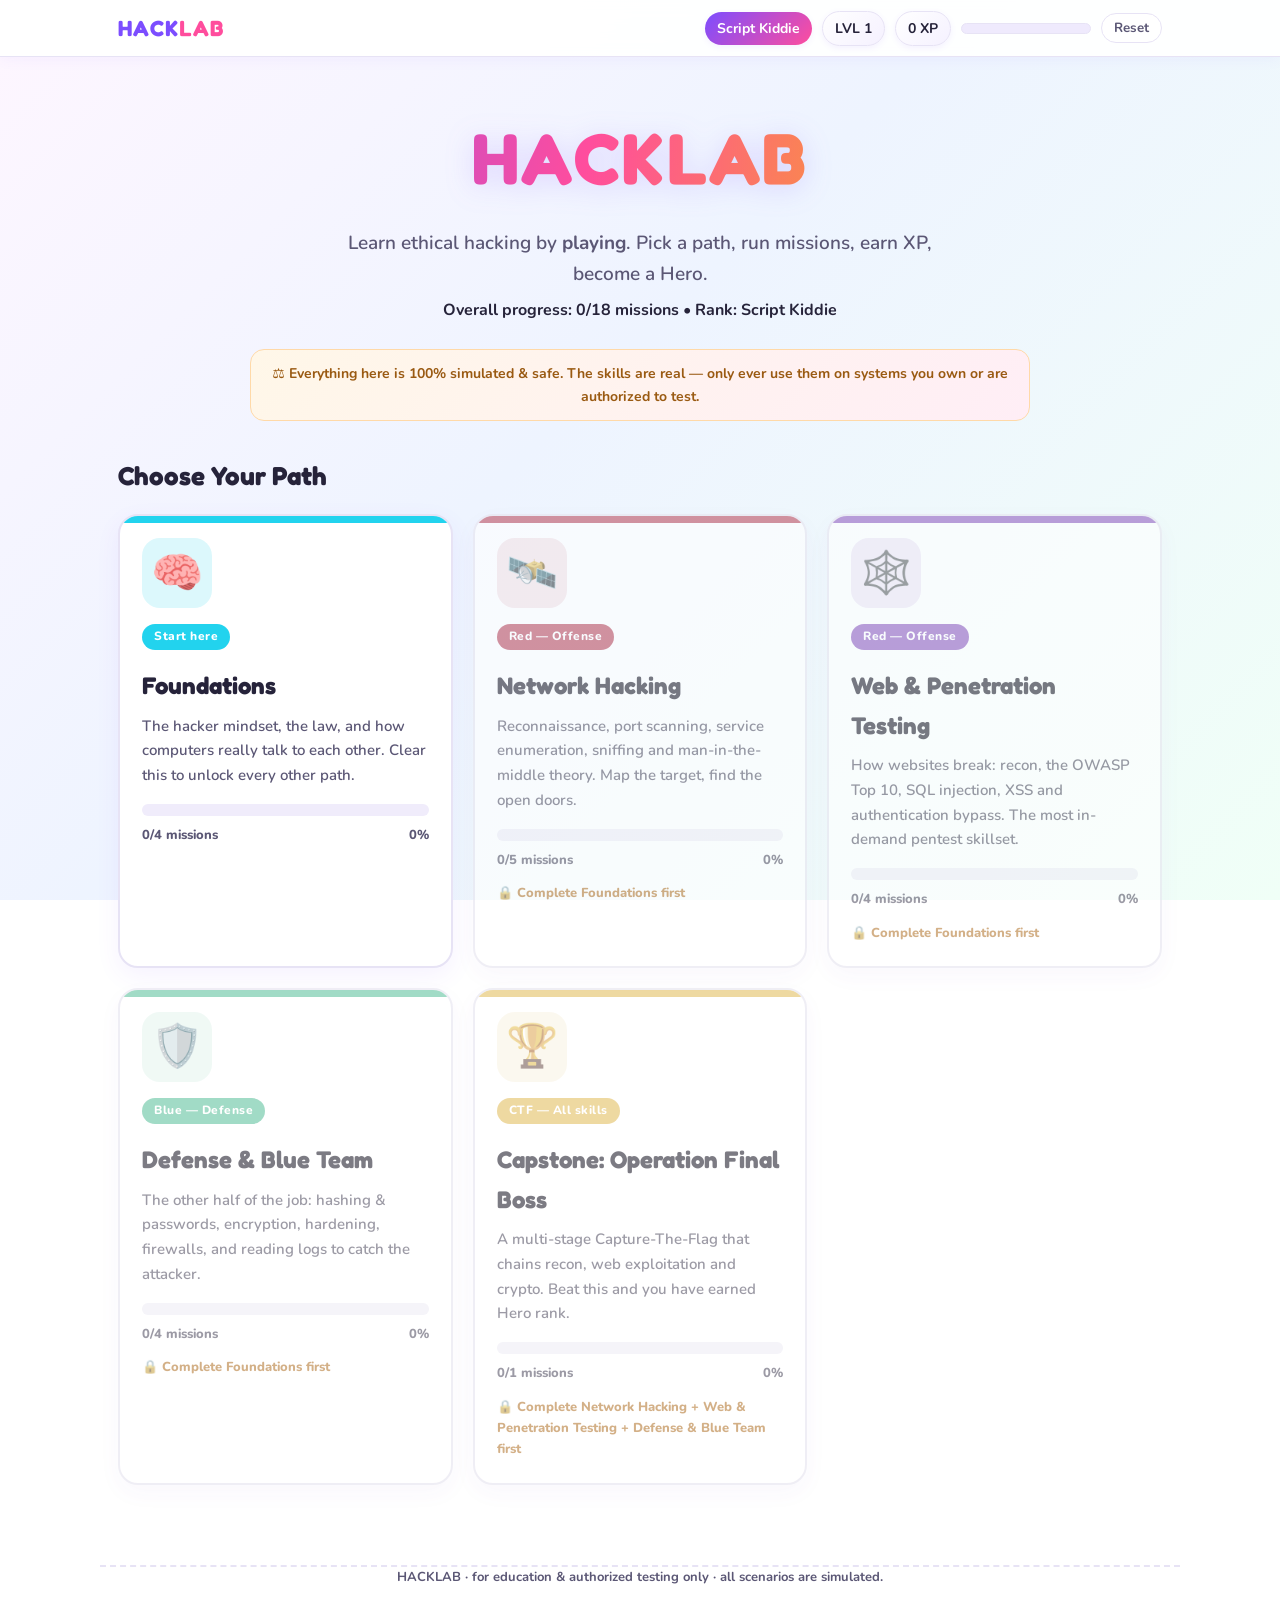
<file: hacklab/index.html>
<!DOCTYPE html>
<html lang="en">
<head>
  <meta charset="utf-8" />
  <meta name="viewport" content="width=device-width, initial-scale=1" />
  <title>HACKLAB — Learn Ethical Hacking by Playing</title>
  <meta name="description" content="A mission-based game that teaches ethical hacking, network security and penetration testing through interactive, fully-simulated challenges." />
  <link rel="preconnect" href="https://fonts.googleapis.com">
  <link href="https://fonts.googleapis.com/css2?family=Fredoka:wght@500;600;700&family=Nunito:wght@400;600;700;800;900&family=JetBrains+Mono:wght@400;700&display=swap" rel="stylesheet">
  <link rel="stylesheet" href="css/style.css" />
</head>
<body>
  <div class="topbar">
    <div class="topbar-in">
      <div class="brand" style="cursor:pointer" onclick="Game.renderHome()">HACK<span>LAB</span></div>
      <div class="hud">
        <span class="pill" id="hud-rank">Script Kiddie</span>
        <span class="pill" id="hud-level">LVL 1</span>
        <span class="pill" id="hud-xp">0 XP</span>
        <span class="xpbar"><i id="hud-bar" style="width:0%"></i></span>
        <button class="reset" onclick="Game.reset()">Reset</button>
      </div>
    </div>
  </div>

  <main class="wrap">
    <div id="view"><!-- rendered by app.js --></div>
  </main>

  <footer class="wrap">
    HACKLAB · for education &amp; authorized testing only · all scenarios are simulated.
  </footer>

  <script src="js/curriculum.js"></script>
  <script src="js/terminal.js"></script>
  <script src="js/app.js"></script>
</body>
</html>
</file>
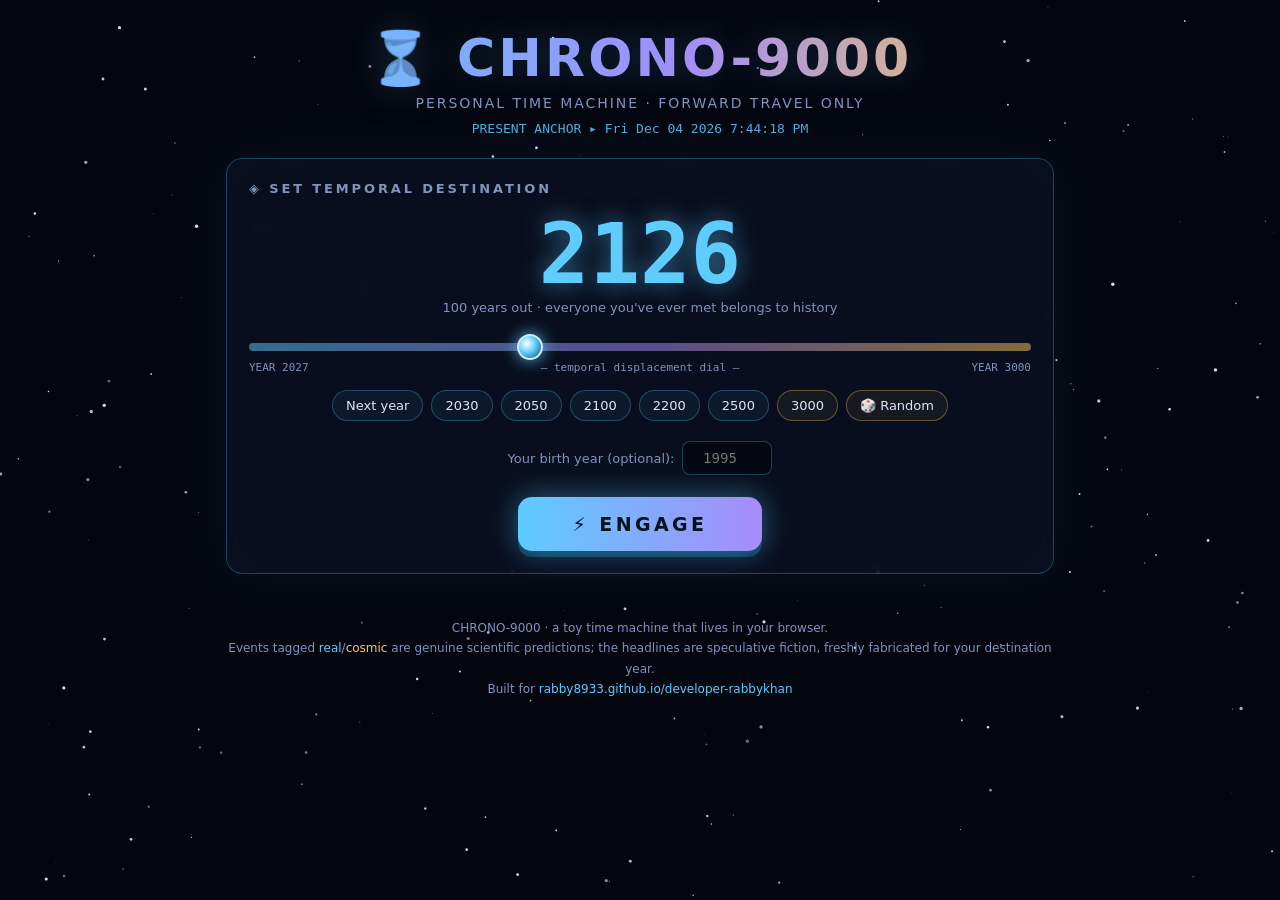
<file: time-machine/index.html>
<!DOCTYPE html>
<html lang="en">
<head>
<meta charset="utf-8">
<meta name="viewport" content="width=device-width, initial-scale=1">
<title>⏳ CHRONO-9000 — Time Machine to the Future</title>
<meta name="description" content="Step into the CHRONO-9000 time machine, pick any year in the future, and see what awaits: real predicted events, your future age, and headlines from tomorrow.">
<link rel="shortcut icon" href="data:image/svg+xml,<svg xmlns='http://www.w3.org/2000/svg' viewBox='0 0 100 100'><text y='.9em' font-size='90'>⏳</text></svg>">
<style>
  :root{
    --bg:#04060f;
    --panel:rgba(10,16,34,.82);
    --edge:rgba(94,204,255,.28);
    --cyan:#5eccff;
    --violet:#a78bfa;
    --amber:#ffc857;
    --text:#dbe7ff;
    --dim:#7f93bd;
    --danger:#ff6b8b;
  }
  *{box-sizing:border-box;margin:0;padding:0}
  html,body{height:100%}
  body{
    background:var(--bg);
    color:var(--text);
    font-family:"Segoe UI",system-ui,-apple-system,Roboto,sans-serif;
    overflow-x:hidden;
    min-height:100vh;
  }
  #stars{position:fixed;inset:0;z-index:0;display:block}
  .wrap{position:relative;z-index:1;max-width:860px;margin:0 auto;padding:28px 16px 64px}

  /* ---------- header ---------- */
  header{text-align:center;margin-bottom:22px}
  .logo{
    font-size:clamp(30px,6vw,52px);
    font-weight:800;letter-spacing:.06em;
    background:linear-gradient(90deg,var(--cyan),var(--violet) 55%,var(--amber));
    -webkit-background-clip:text;background-clip:text;color:transparent;
    text-shadow:0 0 40px rgba(94,204,255,.25);
  }
  .tagline{color:var(--dim);margin-top:6px;font-size:14px;letter-spacing:.14em;text-transform:uppercase}
  .now{margin-top:10px;font-family:"Consolas","Menlo",monospace;font-size:13px;color:var(--cyan);opacity:.85}

  /* ---------- console panel ---------- */
  .panel{
    background:var(--panel);
    border:1px solid var(--edge);
    border-radius:16px;
    padding:22px;
    backdrop-filter:blur(6px);
    box-shadow:0 0 60px rgba(94,204,255,.08), inset 0 0 40px rgba(94,204,255,.03);
  }
  .panel h2{font-size:13px;letter-spacing:.22em;text-transform:uppercase;color:var(--dim);margin-bottom:16px}

  .year-display{
    text-align:center;
    font-family:"Consolas","Menlo",monospace;
    font-size:clamp(46px,12vw,84px);
    font-weight:700;
    color:var(--cyan);
    text-shadow:0 0 24px rgba(94,204,255,.55);
    line-height:1;
    margin:8px 0 4px;
    font-variant-numeric:tabular-nums;
  }
  .year-sub{text-align:center;color:var(--dim);font-size:13px;min-height:18px;margin-bottom:18px}

  input[type=range]{
    width:100%;appearance:none;-webkit-appearance:none;height:8px;border-radius:6px;
    background:linear-gradient(90deg,#123,#265,#523);outline:none;cursor:pointer;
    background:linear-gradient(90deg,rgba(94,204,255,.5),rgba(167,139,250,.5),rgba(255,200,87,.5));
  }
  input[type=range]::-webkit-slider-thumb{
    -webkit-appearance:none;appearance:none;width:26px;height:26px;border-radius:50%;
    background:radial-gradient(circle at 35% 35%,#fff,var(--cyan) 45%,#0a4a66);
    border:2px solid #cfeeff;box-shadow:0 0 16px rgba(94,204,255,.9);cursor:grab;
  }
  input[type=range]::-moz-range-thumb{
    width:24px;height:24px;border-radius:50%;
    background:radial-gradient(circle at 35% 35%,#fff,var(--cyan) 45%,#0a4a66);
    border:2px solid #cfeeff;box-shadow:0 0 16px rgba(94,204,255,.9);cursor:grab;
  }
  .slider-labels{display:flex;justify-content:space-between;color:var(--dim);font-size:11px;margin-top:6px;font-family:monospace}

  .presets{display:flex;flex-wrap:wrap;gap:8px;margin-top:16px;justify-content:center}
  .chip{
    border:1px solid var(--edge);background:rgba(94,204,255,.06);color:var(--text);
    padding:7px 13px;border-radius:999px;font-size:13px;cursor:pointer;transition:.15s;
    font-family:inherit;
  }
  .chip:hover{background:rgba(94,204,255,.18);border-color:var(--cyan);transform:translateY(-1px)}
  .chip.far{border-color:rgba(255,200,87,.35);background:rgba(255,200,87,.06)}
  .chip.far:hover{background:rgba(255,200,87,.16);border-color:var(--amber)}

  .row{display:flex;gap:12px;align-items:center;flex-wrap:wrap;margin-top:20px;justify-content:center}
  .birth{
    display:flex;align-items:center;gap:8px;color:var(--dim);font-size:13px;
  }
  .birth input{
    width:90px;background:rgba(0,0,0,.35);border:1px solid var(--edge);color:var(--text);
    padding:8px 10px;border-radius:8px;font-family:monospace;font-size:14px;text-align:center;
  }
  .birth input:focus{outline:none;border-color:var(--cyan)}

  .engage{
    display:block;margin:22px auto 0;padding:16px 54px;font-size:19px;font-weight:800;
    letter-spacing:.18em;text-transform:uppercase;color:#02131c;cursor:pointer;
    border:none;border-radius:14px;font-family:inherit;
    background:linear-gradient(90deg,var(--cyan),var(--violet));
    box-shadow:0 0 30px rgba(94,204,255,.45), 0 6px 0 rgba(10,60,90,.9);
    transition:transform .12s, box-shadow .12s;
  }
  .engage:hover{transform:translateY(-2px);box-shadow:0 0 44px rgba(94,204,255,.7), 0 8px 0 rgba(10,60,90,.9)}
  .engage:active{transform:translateY(2px);box-shadow:0 0 20px rgba(94,204,255,.4), 0 2px 0 rgba(10,60,90,.9)}

  /* ---------- warp overlay ---------- */
  #warp{
    position:fixed;inset:0;z-index:50;background:#000;display:none;
    align-items:center;justify-content:center;flex-direction:column;
  }
  #warp.on{display:flex}
  #warpCanvas{position:absolute;inset:0;width:100%;height:100%}
  .warp-year{
    position:relative;z-index:2;font-family:"Consolas",monospace;font-weight:800;
    font-size:clamp(52px,14vw,120px);color:#fff;
    text-shadow:0 0 30px var(--cyan),0 0 80px var(--violet);
    font-variant-numeric:tabular-nums;
  }
  .warp-msg{position:relative;z-index:2;margin-top:14px;color:var(--cyan);letter-spacing:.3em;text-transform:uppercase;font-size:13px;animation:blink 1s steps(2) infinite}
  @keyframes blink{50%{opacity:.25}}

  /* ---------- report ---------- */
  #report{display:none;margin-top:26px;animation:arrive .8s ease}
  @keyframes arrive{from{opacity:0;transform:translateY(26px) scale(.98)}to{opacity:1}}
  .report-head{text-align:center;margin-bottom:18px}
  .report-head .stamp{
    display:inline-block;border:2px dashed rgba(255,200,87,.5);color:var(--amber);
    padding:6px 18px;border-radius:10px;letter-spacing:.25em;font-size:12px;text-transform:uppercase;
    transform:rotate(-2deg);margin-bottom:12px;
  }
  .report-head h1{font-size:clamp(26px,6vw,42px);color:#fff;text-shadow:0 0 30px rgba(167,139,250,.6)}
  .report-head .sub{color:var(--dim);margin-top:6px;font-size:14px}

  .stats{display:grid;grid-template-columns:repeat(auto-fit,minmax(150px,1fr));gap:12px;margin:20px 0}
  .stat{
    background:rgba(0,0,0,.3);border:1px solid var(--edge);border-radius:12px;
    padding:14px;text-align:center;
  }
  .stat .v{font-family:"Consolas",monospace;font-size:22px;font-weight:700;color:var(--cyan)}
  .stat .k{font-size:11px;color:var(--dim);text-transform:uppercase;letter-spacing:.12em;margin-top:5px}
  .stat.you .v{color:var(--amber)}

  .section{margin-top:26px}
  .section h3{
    font-size:13px;letter-spacing:.22em;text-transform:uppercase;color:var(--violet);
    margin-bottom:12px;display:flex;align-items:center;gap:10px;
  }
  .section h3::after{content:"";flex:1;height:1px;background:linear-gradient(90deg,rgba(167,139,250,.5),transparent)}

  .timeline{list-style:none}
  .timeline li{
    display:flex;gap:14px;padding:11px 0;border-bottom:1px dashed rgba(94,204,255,.14);
    font-size:14.5px;line-height:1.5;
  }
  .timeline li:last-child{border-bottom:none}
  .timeline .yr{
    flex:0 0 78px;font-family:"Consolas",monospace;color:var(--cyan);font-weight:700;text-align:right;
  }
  .timeline .yr.past{color:var(--dim);text-decoration:line-through;opacity:.7}
  .timeline .ev b{color:#fff}
  .timeline .tag{
    display:inline-block;font-size:10px;letter-spacing:.1em;text-transform:uppercase;
    padding:2px 7px;border-radius:6px;margin-left:8px;vertical-align:1px;
  }
  .tag.real{background:rgba(94,204,255,.15);color:var(--cyan);border:1px solid rgba(94,204,255,.3)}
  .tag.cosmic{background:rgba(255,200,87,.12);color:var(--amber);border:1px solid rgba(255,200,87,.3)}

  .news{list-style:none;display:grid;gap:10px}
  .news li{
    background:rgba(0,0,0,.28);border:1px solid var(--edge);border-left:4px solid var(--violet);
    border-radius:10px;padding:12px 15px;font-size:14.5px;line-height:1.55;
  }
  .news li b{color:#fff}
  .news .src{display:block;margin-top:5px;color:var(--dim);font-size:11.5px;font-style:italic}

  .oracle{
    margin-top:22px;background:rgba(255,200,87,.06);border:1px solid rgba(255,200,87,.3);
    border-radius:12px;padding:16px 18px;font-size:14.5px;line-height:1.6;
  }
  .oracle b{color:var(--amber)}

  .actions{display:flex;gap:12px;justify-content:center;flex-wrap:wrap;margin-top:28px}
  .btn{
    border:1px solid var(--edge);background:rgba(94,204,255,.08);color:var(--text);
    padding:12px 22px;border-radius:12px;font-size:14px;cursor:pointer;font-family:inherit;
    letter-spacing:.06em;transition:.15s;
  }
  .btn:hover{background:rgba(94,204,255,.2);border-color:var(--cyan)}
  .btn.primary{background:linear-gradient(90deg,rgba(94,204,255,.25),rgba(167,139,250,.25));border-color:var(--violet)}

  .log{margin-top:30px}
  .log ul{list-style:none;font-family:monospace;font-size:12.5px;color:var(--dim)}
  .log li{padding:4px 0}
  .log .ly{color:var(--cyan)}

  footer{text-align:center;margin-top:44px;color:var(--dim);font-size:12px;line-height:1.7}
  footer a{color:var(--cyan);text-decoration:none}

  .toast{
    position:fixed;left:50%;bottom:26px;transform:translateX(-50%) translateY(80px);
    background:rgba(10,20,40,.95);border:1px solid var(--cyan);color:var(--text);
    padding:11px 20px;border-radius:10px;font-size:14px;z-index:90;
    opacity:0;pointer-events:none;transition:transform .3s,opacity .3s;
  }
  .toast.show{transform:translateX(-50%) translateY(0);opacity:1}

  @media (max-width:520px){
    .timeline .yr{flex-basis:58px;font-size:13px}
    .panel{padding:16px}
  }
</style>
</head>
<body>
<canvas id="stars"></canvas>

<div class="wrap">
  <header>
    <div class="logo">⏳ CHRONO-9000</div>
    <div class="tagline">Personal Time Machine · Forward Travel Only</div>
    <div class="now" id="nowClock"></div>
  </header>

  <!-- CONSOLE -->
  <div class="panel" id="console">
    <h2>◈ Set temporal destination</h2>
    <div class="year-display" id="yearDisplay">2126</div>
    <div class="year-sub" id="yearSub"></div>
    <input type="range" id="yearSlider" min="0" max="1000" value="180">
    <div class="slider-labels"><span id="minLabel"></span><span>— temporal displacement dial —</span><span>YEAR 3000</span></div>

    <div class="presets">
      <button class="chip" data-year="+1">Next year</button>
      <button class="chip" data-year="2030">2030</button>
      <button class="chip" data-year="2050">2050</button>
      <button class="chip" data-year="2100">2100</button>
      <button class="chip" data-year="2200">2200</button>
      <button class="chip" data-year="2500">2500</button>
      <button class="chip far" data-year="3000">3000</button>
      <button class="chip far" data-year="random">🎲 Random</button>
    </div>

    <div class="row">
      <label class="birth">Your birth year (optional):
        <input type="number" id="birthYear" placeholder="1995" min="1900" max="2026">
      </label>
    </div>

    <button class="engage" id="engageBtn">⚡ Engage</button>
  </div>

  <!-- REPORT -->
  <div id="report">
    <div class="panel">
      <div class="report-head">
        <div class="stamp">Temporal jump complete</div>
        <h1 id="reportTitle">Welcome to 2126</h1>
        <div class="sub" id="reportSub"></div>
      </div>

      <div class="stats" id="stats"></div>

      <div class="section">
        <h3>🛰 Predicted events on record by this year</h3>
        <ul class="timeline" id="timeline"></ul>
      </div>

      <div class="section">
        <h3>📰 Intercepted headlines from this era</h3>
        <ul class="news" id="news"></ul>
      </div>

      <div class="oracle" id="oracle"></div>

      <div class="actions">
        <button class="btn primary" id="shareBtn">🔗 Share this jump</button>
        <button class="btn" id="againBtn">⏪ Return to the present</button>
      </div>
    </div>

    <div class="log panel" id="logPanel" style="margin-top:18px;display:none">
      <h2>◈ Captain's travel log</h2>
      <ul id="logList"></ul>
    </div>
  </div>

  <footer>
    CHRONO-9000 · a toy time machine that lives in your browser.<br>
    Events tagged <span style="color:var(--cyan)">real</span>/<span style="color:var(--amber)">cosmic</span> are genuine scientific predictions; the headlines are speculative fiction, freshly fabricated for your destination year.<br>
    Built for <a href="../index.html">rabby8933.github.io/developer-rabbykhan</a>
  </footer>
</div>

<!-- WARP OVERLAY -->
<div id="warp">
  <canvas id="warpCanvas"></canvas>
  <div class="warp-year" id="warpYear">2026</div>
  <div class="warp-msg" id="warpMsg">Accelerating through spacetime…</div>
</div>

<div class="toast" id="toast"></div>

<script>
"use strict";
/* ============================================================
   CHRONO-9000 — forward-only time machine
   ============================================================ */
const NOW = new Date();
const THIS_YEAR = NOW.getFullYear();
const MIN_YEAR = THIS_YEAR + 1;
const MAX_YEAR = 3000;

const $ = id => document.getElementById(id);

/* ---------- live clock (the "present" anchor) ---------- */
function tickClock(){
  $("nowClock").textContent = "PRESENT ANCHOR ▸ " + NOW.toDateString() + " " + new Date().toLocaleTimeString();
}
tickClock(); setInterval(tickClock, 1000);

/* ---------- background starfield ---------- */
const bg = $("stars"), bctx = bg.getContext("2d");
let bgStars = [];
function resizeBg(){
  bg.width = innerWidth; bg.height = innerHeight;
  bgStars = Array.from({length: Math.min(220, innerWidth/4)}, () => ({
    x: Math.random()*bg.width, y: Math.random()*bg.height,
    r: Math.random()*1.4+.3, tw: Math.random()*Math.PI*2, sp: .2+Math.random()*.8
  }));
}
resizeBg(); addEventListener("resize", resizeBg);
(function drawBg(t){
  bctx.clearRect(0,0,bg.width,bg.height);
  for(const s of bgStars){
    const a = .35 + .65*Math.abs(Math.sin(t/1400*s.sp + s.tw));
    bctx.globalAlpha = a;
    bctx.fillStyle = "#cfe8ff";
    bctx.beginPath(); bctx.arc(s.x, s.y, s.r, 0, 7); bctx.fill();
  }
  bctx.globalAlpha = 1;
  requestAnimationFrame(drawBg);
})(0);

/* ---------- slider <-> year mapping (log-ish so near years get room) ---------- */
function sliderToYear(v){
  const t = v/1000;
  const span = MAX_YEAR - MIN_YEAR;
  return Math.round(MIN_YEAR + span * Math.pow(t, 2.2));
}
function yearToSlider(y){
  const span = MAX_YEAR - MIN_YEAR;
  const t = Math.pow(Math.max(0,(y - MIN_YEAR))/span, 1/2.2);
  return Math.round(t*1000);
}

const slider = $("yearSlider");
$("minLabel").textContent = "YEAR " + MIN_YEAR;
let destYear = 2126;

function describeGap(y){
  const d = y - THIS_YEAR;
  if(d <= 1)   return "barely a hop — the ink on today's news will still be wet";
  if(d <= 5)   return d + " years out · your phone will feel ancient";
  if(d <= 15)  return d + " years out · within one career, one mortgage, one long story";
  if(d <= 40)  return d + " years out · today's toddlers will be running things";
  if(d <= 80)  return d + " years out · roughly one human lifetime away";
  if(d <= 200) return d + " years out · everyone you've ever met belongs to history";
  if(d <= 500) return d + " years out · your name survives only in databases and dreams";
  return d + " years out · deep future — civilizations reshuffle at this range";
}
function setYear(y, moveSlider=true){
  destYear = Math.min(MAX_YEAR, Math.max(MIN_YEAR, y));
  $("yearDisplay").textContent = destYear;
  $("yearSub").textContent = describeGap(destYear);
  if(moveSlider) slider.value = yearToSlider(destYear);
}
slider.addEventListener("input", () => setYear(sliderToYear(+slider.value), false));
document.querySelectorAll(".chip").forEach(c => c.addEventListener("click", () => {
  const v = c.dataset.year;
  if(v === "random") setYear(MIN_YEAR + Math.floor(Math.random()*(MAX_YEAR-MIN_YEAR+1)));
  else if(v === "+1") setYear(THIS_YEAR+1);
  else setYear(+v);
}));

/* ---------- seeded RNG so every year has ITS OWN stable future ---------- */
function mulberry32(seed){
  return function(){
    seed |= 0; seed = seed + 0x6D2B79F5 | 0;
    let t = Math.imul(seed ^ seed >>> 15, 1 | seed);
    t = t + Math.imul(t ^ t >>> 7, 61 | t) ^ t;
    return ((t ^ t >>> 14) >>> 0) / 4294967296;
  };
}
const pick = (rng, arr) => arr[Math.floor(rng()*arr.length)];

/* ---------- real predicted events (genuine science / scheduled facts) ---------- */
const EVENTS = [
  {y:2027, real:1, t:"<b>Longest total solar eclipse</b> of the century (6 min 23 s) sweeps over Luxor, Egypt — Aug 2, 2027."},
  {y:2029, real:1, t:"Asteroid <b>99942 Apophis</b> (340 m wide) skims past Earth closer than our TV satellites — Apr 13, 2029. It will miss. Probably worth watching anyway."},
  {y:2030, real:1, t:"<b>NASA plans to retire the ISS</b> around 2030 — the first continuously-lived-in space home comes down after ~30 years."},
  {y:2031, real:1, t:"Comet <b>C/2014 UN271 (Bernardinelli–Bernstein)</b>, the largest comet ever found (~120 km), reaches its closest point to the Sun."},
  {y:2038, real:1, t:"<b>The Year-2038 problem</b>: 32-bit Unix clocks overflow on Jan 19, 03:14:07 UTC. Programmers of the 2030s inherit Y2K's sequel."},
  {y:2045, real:1, t:"A <b>total solar eclipse</b> crosses the USA coast-to-coast, Aug 12, 2045 — the 'Greatest American Eclipse'."},
  {y:2061, real:1, t:"<b>Halley's Comet returns</b> (perihelion Jul 28, 2061) — the once-per-lifetime visitor, back on schedule."},
  {y:2063, real:1, t:"Per Star Trek canon, <b>First Contact</b> occurs Apr 5, 2063. Officially unconfirmed. Vulcans unavailable for comment."},
  {y:2100, real:1, t:"UN projections put <b>world population near its peak (~10.3 billion)</b> around the 2080s, easing toward 2100."},
  {y:2117, real:1, t:"<b>Transit of Venus</b> — Venus crosses the Sun's face (Dec 11, 2117), first time since 2012."},
  {y:2134, real:1, t:"<b>Halley's Comet</b> swings by again (Mar 27, 2134), passing unusually close to Earth this lap."},
  {y:2178, real:1, t:"<b>Pluto completes its first full orbit</b> since being discovered by humans in 1930 (248-year year)."},
  {y:2261, real:1, t:"Halley's Comet, third visit since your departure. By now watching it is a family tradition you started."},
  {y:2400, cosmic:1, t:"Earth's slowing rotation forces timekeepers to keep adding <b>leap seconds</b>; calendar cranks of the 25th century debate abolishing them. Again."},
  {y:2669, cosmic:1, t:"Asteroid <b>(153814) 2001 WN5</b> passes within the Moon's distance of Earth (Jun 26, 2669) — pencilled into astronomers' diaries 650 years early."},
  {y:2880, cosmic:1, t:"Asteroid <b>(29075) 1950 DA</b> makes its much-studied close approach (Mar 16, 2880). Odds of impact: tiny, and shrinking with every measurement."},
  {y:3000, cosmic:1, t:"Due to axial precession, <b>Gamma Cephei is taking over from Polaris</b> as the north star. Navigation textbooks: please update."},
];

/* ---------- headline generator (deterministic per year) ---------- */
const H = {
  near: [ // ≤ ~15 years
    ["<b>{city}</b> opens the world's first {adj} {tech} district; commuters report it's 'fine, actually'","{city} Metro Herald"],
    ["{tech} assistants now handle {pct}% of {job} paperwork; {job}s celebrate by taking {day} off","The Daily Upload"],
    ["Scientists teach {animal}s to respond to {tech} prompts; the {animal}s remain unimpressed","Journal of Optimistic Results"],
    ["'{food}, but lab-grown' wins taste test against the original for the first time","Gastronomy Wire"],
    ["Your smart-{item} now requires {n} software updates a week. Experts recommend patience","Consumer Signal"],
  ],
  mid: [ // ~15–80 years
    ["<b>{city} Lunar Terminal</b> celebrates its {n}th anniversary; moon-lag officially recognized as an excuse for missing meetings","Off-World Gazette"],
    ["Last {item} factory converts to museum; children ask what a '{item}' was for","Heritage Weekly"],
    ["First {job} elected on {planet} colony promises '{adj} policies for all 3,000 residents'","Colonial Dispatch"],
    ["Ocean cleanup fleets report {pct}% plastic reduction; retired barges repurposed as {animal} sanctuaries","Blue Planet Report"],
    ["Grandparents nostalgic for 'typing on glass rectangles'; retro {tech} cafés open in {city}","The Long Now Ledger"],
  ],
  far: [ // 80+ years
    ["<b>United {planet} Assembly</b> votes {n}–3 to keep Earth's original calendar 'for sentimental reasons'","Interplanetary Record"],
    ["Archaeologists excavate a 21st-century data center; historians moved to tears by folder named '{folder}'","Deep Time Review"],
    ["{planet} terraforming enters phase {n}; first outdoor {food} stand opens under the new sky","Frontier Chronicle"],
    ["Language scholars confirm '{slang}' — a 2020s expression — is still in use, meaning now unknown","Institute of Dead Memes"],
    ["Generation ship <b>{ship}</b> sends postcard from {dist} light-years out: 'wish you were here'","The Stellar Courier"],
  ],
};
const W = {
  city:["Dhaka","Tokyo","Lagos","São Paulo","Nairobi","Reykjavík","Singapore","Toronto","Cairo","Seoul"],
  adj:["fully-recyclable","self-repairing","zero-gravity","solar-punk","noise-free","vertical","floating"],
  tech:["neural-lace","holo","quantum","fusion-powered","swarm-robotic","photonic","bio-printed"],
  job:["accountant","dentist","mayor","barista","architect","referee","librarian"],
  day:["Tuesday","a long weekend","the whole month","a mental-health year"],
  animal:["octopus","crow","capybara","dolphin","axolotl"],
  food:["biryani","ramen","mango","chocolate","street-corner fuchka"],
  item:["car key","password","charging cable","wallet","traffic light","ironing board"],
  planet:["Mars","Luna","Europa","Titan","Venus Cloud-City"],
  folder:["FINAL_final_v2","tax stuff","memes (important)","DO NOT DELETE","new folder (7)"],
  slang:["no cap","rizz","it's giving","touch grass","skill issue"],
  ship:["ESS Wanderlust","ISV Long Patience","SS Are-We-There-Yet","ESS Homesick"],
  pct:()=>String(55+Math.floor(Math.random()*40)),
  n:()=>String(4+Math.floor(Math.random()*40)),
  dist:()=>(2+Math.random()*10).toFixed(1),
};
function fill(rng, tpl){
  return tpl.replace(/\{(\w+)\}/g, (_,k) => {
    const v = W[k];
    if(typeof v === "function"){ // deterministic: temporarily hijack Math.random
      const mr = Math.random; Math.random = rng;
      const out = v(); Math.random = mr; return out;
    }
    return pick(rng, v);
  });
}
function makeHeadlines(year){
  const rng = mulberry32(year * 2654435761 % 2147483647);
  const gap = year - THIS_YEAR;
  const pool = gap <= 15 ? H.near : gap <= 80 ? H.mid : H.far;
  const used = new Set(), out = [];
  while(out.length < 3 && used.size < pool.length){
    const i = Math.floor(rng()*pool.length);
    if(used.has(i)) continue;
    used.add(i);
    const [tpl, src] = pool[i];
    out.push({text: fill(rng, tpl), src: src + " · " + year});
  }
  return out;
}

/* ---------- oracle verdict ---------- */
function oracleText(year, rng){
  const gap = year - THIS_YEAR;
  const mood = pick(rng, ["cautiously optimistic","surprisingly cozy","chaotic but survivable","quietly magnificent","weirder than advertised"]);
  const advice = pick(rng, [
    "Plant a tree today; someone in this year is sitting under it.",
    "Back up your photos — future historians beg you.",
    "Learn one thing deeply; it compounds all the way to here.",
    "Be kind in the group chat. The logs are eternal.",
    "Buy less stuff, tell more stories. Stories are what made it this far.",
  ]);
  return `<b>Oracle's verdict:</b> The year ${year} reads as <b>${mood}</b>. ` +
         (gap <= 80
          ? `You have a real shot at seeing it in person — the machine merely offers a preview. `
          : `You won't walk these streets, but every choice you make in ${THIS_YEAR} is a letter mailed here. `) +
         advice;
}

/* ---------- future report ---------- */
const fmt = n => n.toLocaleString("en-US");
function buildReport(year){
  const gap = year - THIS_YEAR;
  const arrival = new Date(NOW); arrival.setFullYear(year);
  const days = Math.round((arrival - NOW) / 864e5);
  const rng = mulberry32(year ^ 0x5F3759DF);

  $("reportTitle").textContent = "Welcome to " + year;
  $("reportSub").textContent = arrival.toDateString() + " · local reality may vary";

  // stats
  const stats = [
    {v: fmt(gap), k: "years travelled"},
    {v: fmt(days), k: "days skipped"},
    {v: fmt(days*24), k: "hours skipped"},
    {v: fmt(Math.round(gap/4)), k:"leap years missed"},
  ];
  const by = parseInt($("birthYear").value, 10);
  if(by >= 1900 && by <= THIS_YEAR){
    const age = year - by;
    stats.push({v: fmt(age), k: age <= 122 ? "your age here" : "your age (record: 122)", you:1});
  }
  $("stats").innerHTML = stats.map(s =>
    `<div class="stat${s.you?" you":""}"><div class="v">${s.v}</div><div class="k">${s.k}</div></div>`).join("");

  // timeline: everything scheduled between now and destination (last 7, closest first)
  const passed = EVENTS.filter(e => e.y <= year);
  const upcoming = EVENTS.filter(e => e.y > year).slice(0,1);
  const shown = passed.slice(-6);
  $("timeline").innerHTML =
    shown.map(e =>
      `<li><span class="yr">${e.y}</span><span class="ev">${e.t}<span class="tag ${e.real?"real":"cosmic"}">${e.real?"real":"cosmic"}</span></span></li>`).join("") +
    upcoming.map(e =>
      `<li><span class="yr">${e.y}</span><span class="ev" style="opacity:.65">Coming up next era: ${e.t}</span></li>`).join("") ||
    `<li><span class="yr">—</span><span class="ev">No events on record. You are officially off the map, traveller.</span></li>`;

  // headlines
  $("news").innerHTML = makeHeadlines(year).map(h =>
    `<li>${h.text}<span class="src">— ${h.src}</span></li>`).join("");

  // oracle
  $("oracle").innerHTML = oracleText(year, rng);

  // travel log
  saveLog(year);
  renderLog();
}

/* ---------- travel log (localStorage) ---------- */
const LOG_KEY = "chrono9000_log";
function saveLog(year){
  let log = [];
  try{ log = JSON.parse(localStorage.getItem(LOG_KEY)) || []; }catch(e){}
  log.unshift({y: year, at: new Date().toISOString()});
  localStorage.setItem(LOG_KEY, JSON.stringify(log.slice(0,8)));
}
function renderLog(){
  let log = [];
  try{ log = JSON.parse(localStorage.getItem(LOG_KEY)) || []; }catch(e){}
  if(log.length < 2){ $("logPanel").style.display = "none"; return; }
  $("logPanel").style.display = "block";
  $("logList").innerHTML = log.map(e =>
    `<li>▸ jumped to <span class="ly">${e.y}</span> — logged ${new Date(e.at).toLocaleString()}</li>`).join("");
}

/* ---------- warp animation ---------- */
const warp = $("warp"), wc = $("warpCanvas"), wctx = wc.getContext("2d");
function runWarp(targetYear, done){
  wc.width = innerWidth; wc.height = innerHeight;
  const cx = wc.width/2, cy = wc.height/2;
  const stars = Array.from({length:420}, () => spawnStar());
  function spawnStar(){
    const a = Math.random()*Math.PI*2, r = Math.random()*30;
    return {x:Math.cos(a)*r, y:Math.sin(a)*r, vx:Math.cos(a), vy:Math.sin(a), sp:.5+Math.random()*2, hue:Math.random()<.7?200:Math.random()<.5?270:45};
  }
  warp.classList.add("on");
  const D = 3400, t0 = performance.now();
  const startYear = THIS_YEAR;
  const msgs = ["Accelerating through spacetime…","Skipping birthdays…","Dodging paradoxes…","Decelerating… hold on…"];
  (function frame(t){
    const p = Math.min(1, (t - t0)/D);
    const ease = p<.5 ? 2*p*p : 1-Math.pow(-2*p+2,2)/2;
    // year counter
    $("warpYear").textContent = Math.round(startYear + (targetYear-startYear)*ease);
    $("warpMsg").textContent = msgs[Math.min(msgs.length-1, Math.floor(p*msgs.length))];
    // streaks
    const speed = 1 + 34*Math.sin(Math.PI*p); // slow-fast-slow
    wctx.fillStyle = "rgba(0,0,5,.32)";
    wctx.fillRect(0,0,wc.width,wc.height);
    for(const s of stars){
      const px = s.x, py = s.y;
      s.x += s.vx * s.sp * speed;
      s.y += s.vy * s.sp * speed;
      s.sp *= 1.01;
      wctx.strokeStyle = `hsla(${s.hue},90%,75%,.9)`;
      wctx.lineWidth = Math.min(3, s.sp*.4);
      wctx.beginPath();
      wctx.moveTo(cx+px, cy+py);
      wctx.lineTo(cx+s.x, cy+s.y);
      wctx.stroke();
      if(Math.abs(s.x) > cx+60 || Math.abs(s.y) > cy+60) Object.assign(s, spawnStar());
    }
    if(p < 1) requestAnimationFrame(frame);
    else {
      // white flash then done
      wctx.fillStyle = "#eaf6ff"; wctx.fillRect(0,0,wc.width,wc.height);
      setTimeout(() => { warp.classList.remove("on"); done(); }, 240);
    }
  })(t0);
}

/* ---------- engage / share / reset ---------- */
function travel(year){
  runWarp(year, () => {
    $("console").style.display = "none";
    buildReport(year);
    $("report").style.display = "block";
    history.replaceState(null, "", "?year=" + year + (($("birthYear").value)?("&born="+$("birthYear").value):""));
    scrollTo({top:0, behavior:"smooth"});
  });
}
$("engageBtn").addEventListener("click", () => travel(destYear));
$("againBtn").addEventListener("click", () => {
  $("report").style.display = "none";
  $("console").style.display = "block";
  history.replaceState(null, "", location.pathname);
  scrollTo({top:0, behavior:"smooth"});
});
$("shareBtn").addEventListener("click", async () => {
  const url = location.origin + location.pathname + "?year=" + destYear;
  const text = "I travelled to the year " + destYear + " in the CHRONO-9000 time machine. Come see the future:";
  try{
    if(navigator.share){ await navigator.share({title:"CHRONO-9000", text, url}); return; }
    await navigator.clipboard.writeText(text + " " + url);
    toast("Link copied — send it to a fellow traveller!");
  }catch(e){ toast(url); }
});
function toast(msg){
  const el = $("toast");
  el.textContent = msg; el.classList.add("show");
  setTimeout(() => el.classList.remove("show"), 2600);
}

/* ---------- boot: honor shared links ?year=2150&born=1995 ---------- */
setYear(destYear);
const q = new URLSearchParams(location.search);
const qy = parseInt(q.get("year"), 10);
const qb = parseInt(q.get("born"), 10);
if(qb >= 1900 && qb <= THIS_YEAR) $("birthYear").value = qb;
if(qy >= MIN_YEAR && qy <= MAX_YEAR){ setYear(qy); travel(qy); }
</script>
</body>
</html>
</file>
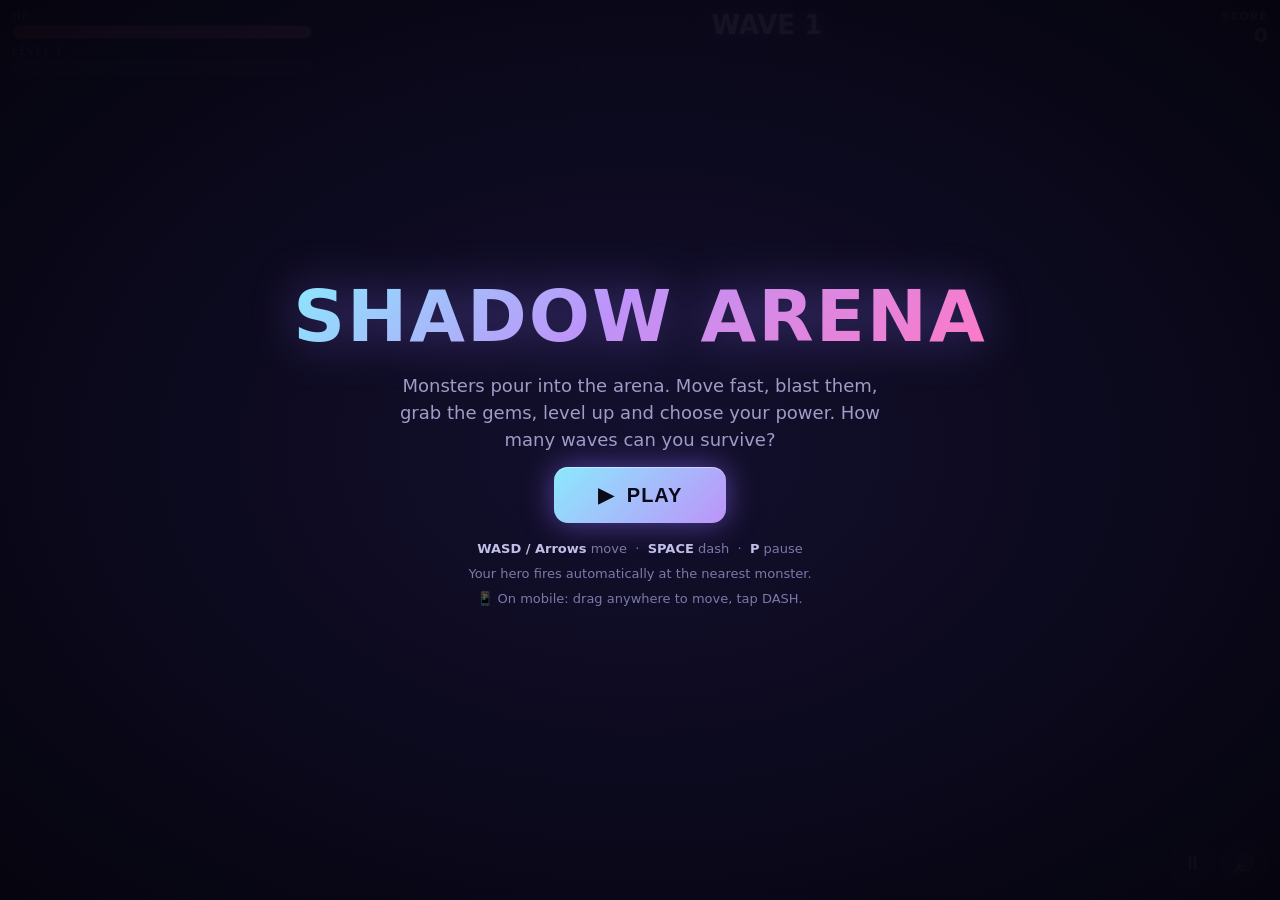
<file: game/arena.html>
<!DOCTYPE html>
<html lang="en">
<head>
<meta charset="UTF-8">
<meta name="viewport" content="width=device-width, initial-scale=1.0, maximum-scale=1.0, user-scalable=no">
<title>Shadow Arena — Action Survival Game</title>
<meta name="description" content="Shadow Arena — a fast free browser action game. Survive the monster waves, level up, beat the boss, and challenge your friends!">
<meta property="og:title" content="Shadow Arena — can you beat my score?">
<meta property="og:description" content="A fast free browser action game. Survive monster waves, level up, defeat bosses. Play instantly — no download.">
<style>
  * { margin:0; padding:0; box-sizing:border-box; }
  html, body { width:100%; height:100%; overflow:hidden; background:#07070f; touch-action:none; overscroll-behavior:none; }
  body { font-family:'Segoe UI', system-ui, -apple-system, sans-serif; color:#e8e8f5; -webkit-user-select:none; user-select:none; }
  #game { position:fixed; inset:0; display:block; }
  .overlay {
    position:fixed; inset:0; display:flex; flex-direction:column; align-items:center; justify-content:center;
    background:radial-gradient(ellipse at center, rgba(20,16,48,.92), rgba(5,4,14,.97));
    z-index:20; text-align:center; padding:20px; gap:14px;
  }
  .hidden { display:none !important; }
  h1.logo {
    font-size:clamp(38px,8vw,72px); font-weight:900; letter-spacing:2px;
    background:linear-gradient(135deg,#8be9fd 0%,#bd93f9 45%,#ff79c6 100%);
    -webkit-background-clip:text; background-clip:text; -webkit-text-fill-color:transparent;
    filter:drop-shadow(0 0 24px rgba(139,110,255,.45));
  }
  .tagline { color:#9d9dc7; font-size:clamp(14px,2.5vw,18px); max-width:520px; line-height:1.5; }
  .btn {
    cursor:pointer; border:none; border-radius:14px; padding:16px 44px;
    font-size:20px; font-weight:800; letter-spacing:1px; color:#0a0a18;
    background:linear-gradient(135deg,#8be9fd,#bd93f9);
    box-shadow:0 0 30px rgba(139,110,255,.55), inset 0 1px 0 rgba(255,255,255,.4);
    transition:transform .12s ease, box-shadow .12s ease;
  }
  .btn:hover { transform:translateY(-2px) scale(1.03); box-shadow:0 0 44px rgba(139,110,255,.8); }
  .btn:active { transform:scale(.97); }
  .btn.secondary {
    background:rgba(139,110,255,.12); color:#cfcfff; border:1px solid rgba(139,110,255,.5);
    box-shadow:none; font-size:16px; padding:12px 30px;
  }
  .controls-hint { color:#7a7aa8; font-size:13px; line-height:1.9; }
  .controls-hint b { color:#bfbfe8; }
  .challenge-banner {
    background:linear-gradient(135deg,rgba(255,121,198,.15),rgba(189,147,249,.15));
    border:1px solid rgba(255,121,198,.5); border-radius:12px; padding:12px 22px;
    color:#ffb3dd; font-size:16px; font-weight:600; animation:pulseGlow 2s infinite;
  }
  @keyframes pulseGlow { 0%,100%{box-shadow:0 0 10px rgba(255,121,198,.2);} 50%{box-shadow:0 0 26px rgba(255,121,198,.55);} }
  .stat-grid { display:flex; gap:26px; flex-wrap:wrap; justify-content:center; margin:6px 0; }
  .stat-box { text-align:center; }
  .stat-box .v { font-size:clamp(26px,5vw,40px); font-weight:900; color:#8be9fd; text-shadow:0 0 18px rgba(139,233,253,.5); }
  .stat-box .l { font-size:12px; color:#7a7aa8; text-transform:uppercase; letter-spacing:2px; margin-top:2px; }
  .newbest { color:#ffd866; font-weight:800; font-size:18px; text-shadow:0 0 16px rgba(255,216,102,.6); animation:pulseGlow 1.5s infinite; }
  /* upgrade cards */
  #upgradeChoices { display:flex; gap:14px; flex-wrap:wrap; justify-content:center; max-width:760px; }
  .upcard {
    cursor:pointer; width:200px; padding:20px 16px; border-radius:16px;
    background:linear-gradient(160deg,rgba(40,36,80,.95),rgba(18,16,40,.95));
    border:1.5px solid rgba(139,110,255,.45); transition:transform .12s, border-color .12s, box-shadow .12s;
  }
  .upcard:hover { transform:translateY(-5px) scale(1.03); border-color:#8be9fd; box-shadow:0 8px 34px rgba(139,233,253,.35); }
  .upcard .icon { font-size:38px; margin-bottom:8px; }
  .upcard .name { font-weight:800; font-size:16px; color:#e8e8f5; margin-bottom:6px; }
  .upcard .desc { font-size:13px; color:#9d9dc7; line-height:1.4; }
  /* HUD */
  #hud { position:fixed; inset:0; pointer-events:none; z-index:10; }
  #topbar { position:absolute; top:10px; left:12px; right:12px; display:flex; justify-content:space-between; align-items:flex-start; gap:10px; }
  .bars { width:min(300px,42vw); }
  .bar { height:14px; border-radius:8px; background:rgba(255,255,255,.08); border:1px solid rgba(255,255,255,.15); overflow:hidden; margin-bottom:6px; }
  .bar > div { height:100%; border-radius:7px; transition:width .18s ease; }
  #hpfill { background:linear-gradient(90deg,#ff5555,#ff79c6); box-shadow:0 0 10px rgba(255,85,85,.6); width:100%; }
  #xpfill { background:linear-gradient(90deg,#8be9fd,#bd93f9); box-shadow:0 0 10px rgba(139,233,253,.5); width:0%; }
  .bar-label { font-size:11px; color:#9d9dc7; letter-spacing:1px; margin-bottom:2px; }
  #waveinfo { text-align:center; }
  #waveNum { font-size:clamp(18px,3.6vw,26px); font-weight:900; color:#fff; text-shadow:0 0 14px rgba(139,110,255,.8); }
  #waveSub { font-size:12px; color:#9d9dc7; letter-spacing:1px; }
  #scorebox { text-align:right; font-weight:800; font-size:clamp(15px,3vw,20px); color:#ffd866; text-shadow:0 0 10px rgba(255,216,102,.4); }
  #scorebox .small { display:block; font-size:11px; color:#9d9dc7; font-weight:600; letter-spacing:1px; }
  #bossbarWrap { position:absolute; top:64px; left:50%; transform:translateX(-50%); width:min(420px,80vw); display:none; }
  #bossbarWrap .bar-label { text-align:center; color:#ff79c6; font-weight:700; }
  #bossfill { background:linear-gradient(90deg,#ff5555,#ffb86c); width:100%; }
  #announce {
    position:absolute; top:26%; left:0; right:0; text-align:center; font-size:clamp(26px,6vw,52px);
    font-weight:900; letter-spacing:3px; color:#fff; text-shadow:0 0 30px rgba(189,147,249,.9);
    opacity:0; transition:opacity .4s; pointer-events:none;
  }
  #mutebtn, #pausebtn {
    position:absolute; bottom:14px; width:44px; height:44px; border-radius:50%;
    background:rgba(255,255,255,.07); border:1px solid rgba(255,255,255,.18); color:#cfcfff;
    font-size:19px; cursor:pointer; pointer-events:auto; display:flex; align-items:center; justify-content:center;
  }
  #mutebtn { right:14px; } #pausebtn { right:66px; }
  /* touch controls */
  #joyBase {
    position:fixed; width:120px; height:120px; border-radius:50%; border:2px solid rgba(139,233,253,.35);
    background:rgba(139,233,253,.06); display:none; z-index:15; pointer-events:none;
  }
  #joyKnob { position:absolute; width:52px; height:52px; border-radius:50%; background:rgba(139,233,253,.4); left:34px; top:34px; box-shadow:0 0 14px rgba(139,233,253,.5); }
  #dashTouch {
    position:fixed; right:22px; bottom:78px; width:74px; height:74px; border-radius:50%;
    background:rgba(255,121,198,.15); border:2px solid rgba(255,121,198,.55); color:#ff9bd4;
    font-size:13px; font-weight:800; letter-spacing:1px; z-index:15; display:none;
    align-items:center; justify-content:center; pointer-events:auto;
  }
  #shareResult { color:#8be9fd; font-size:14px; min-height:18px; }
  a.backlink { color:#7a7aa8; font-size:13px; text-decoration:none; margin-top:8px; }
  a.backlink:hover { color:#bfbfe8; }
</style>
</head>
<body>
<canvas id="game"></canvas>

<!-- HUD -->
<div id="hud">
  <div id="topbar">
    <div class="bars">
      <div class="bar-label">HP <span id="hptext"></span></div>
      <div class="bar"><div id="hpfill"></div></div>
      <div class="bar-label">LEVEL <span id="lvltext">1</span></div>
      <div class="bar"><div id="xpfill"></div></div>
    </div>
    <div id="waveinfo">
      <div id="waveNum">WAVE 1</div>
      <div id="waveSub"></div>
    </div>
    <div id="scorebox"><span class="small">SCORE</span><span id="scoreval">0</span></div>
  </div>
  <div id="bossbarWrap">
    <div class="bar-label">☠ BOSS</div>
    <div class="bar"><div id="bossfill"></div></div>
  </div>
  <div id="announce"></div>
  <button id="pausebtn" title="Pause">⏸</button>
  <button id="mutebtn" title="Sound">🔊</button>
</div>

<!-- touch controls -->
<div id="joyBase"><div id="joyKnob"></div></div>
<div id="dashTouch">DASH</div>

<!-- menu -->
<div id="menu" class="overlay">
  <h1 class="logo">SHADOW ARENA</h1>
  <div class="tagline">Monsters pour into the arena. Move fast, blast them, grab the gems, level up and choose your power. How many waves can you survive?</div>
  <div id="challengeBanner" class="challenge-banner hidden"></div>
  <button id="startBtn" class="btn">▶ &nbsp;PLAY</button>
  <div class="controls-hint">
    <b>WASD / Arrows</b> move &nbsp;·&nbsp; <b>SPACE</b> dash &nbsp;·&nbsp; <b>P</b> pause<br>
    Your hero fires automatically at the nearest monster.<br>
    📱 On mobile: drag anywhere to move, tap DASH.
  </div>
  <div id="menuBest" class="controls-hint"></div>
</div>

<!-- level up -->
<div id="levelup" class="overlay hidden">
  <h1 class="logo" style="font-size:clamp(28px,5vw,44px)">LEVEL UP!</h1>
  <div class="tagline">Choose one power:</div>
  <div id="upgradeChoices"></div>
</div>

<!-- pause -->
<div id="pauseMenu" class="overlay hidden">
  <h1 class="logo" style="font-size:clamp(28px,5vw,44px)">PAUSED</h1>
  <button id="resumeBtn" class="btn">RESUME</button>
  <button id="quitBtn" class="btn secondary">QUIT TO MENU</button>
</div>

<!-- game over -->
<div id="gameover" class="overlay hidden">
  <h1 class="logo" style="font-size:clamp(30px,6vw,52px)">YOU FELL...</h1>
  <div id="newBestMsg" class="newbest hidden">★ NEW BEST SCORE! ★</div>
  <div class="stat-grid">
    <div class="stat-box"><div class="v" id="goScore">0</div><div class="l">Score</div></div>
    <div class="stat-box"><div class="v" id="goWave">1</div><div class="l">Wave</div></div>
    <div class="stat-box"><div class="v" id="goKills">0</div><div class="l">Kills</div></div>
    <div class="stat-box"><div class="v" id="goBest">0</div><div class="l">Best</div></div>
  </div>
  <div id="beatChallenge" class="challenge-banner hidden"></div>
  <button id="retryBtn" class="btn">↻ &nbsp;PLAY AGAIN</button>
  <button id="shareBtn" class="btn secondary">⚔ Challenge a friend</button>
  <div id="shareResult"></div>
  <a class="backlink" href="../index.html">← back to portfolio</a>
</div>

<script>
'use strict';
/* ============================================================
   SHADOW ARENA — single-file HTML5 action survival game
   ============================================================ */
const canvas = document.getElementById('game');
const ctx = canvas.getContext('2d');
let W = innerWidth, H = innerHeight, DPR = Math.min(devicePixelRatio || 1, 2);
function resize() {
  W = innerWidth; H = innerHeight;
  canvas.width = W * DPR; canvas.height = H * DPR;
  canvas.style.width = W + 'px'; canvas.style.height = H + 'px';
  ctx.setTransform(DPR, 0, 0, DPR, 0, 0);
}
addEventListener('resize', resize); resize();

const WORLD = 2200;                    // world is WORLD x WORLD
const rand = (a, b) => a + Math.random() * (b - a);
const clamp = (v, a, b) => v < a ? a : v > b ? b : v;
const dist2 = (ax, ay, bx, by) => (ax-bx)*(ax-bx) + (ay-by)*(ay-by);
const TAU = Math.PI * 2;

/* ---------- audio (tiny WebAudio synth) ---------- */
let AC = null, muted = localStorage.getItem('sa_muted') === '1';
function audio() { if (!AC) AC = new (window.AudioContext || window.webkitAudioContext)(); if (AC.state === 'suspended') AC.resume(); return AC; }
function beep(freq, dur, type, vol, slide) {
  if (muted) return;
  try {
    const ac = audio(), o = ac.createOscillator(), g = ac.createGain(), t = ac.currentTime;
    o.type = type || 'square'; o.frequency.setValueAtTime(freq, t);
    if (slide) o.frequency.exponentialRampToValueAtTime(Math.max(30, freq + slide), t + dur);
    g.gain.setValueAtTime(vol || .12, t);
    g.gain.exponentialRampToValueAtTime(.0001, t + dur);
    o.connect(g); g.connect(ac.destination); o.start(t); o.stop(t + dur + .02);
  } catch (e) {}
}
const sfx = {
  shoot:  () => beep(880, .07, 'square', .05, -500),
  hit:    () => beep(200, .08, 'sawtooth', .09, -120),
  kill:   () => beep(320, .16, 'triangle', .14, -220),
  gem:    () => beep(1200, .09, 'sine', .1, 500),
  hurt:   () => beep(140, .22, 'sawtooth', .18, -90),
  dash:   () => beep(500, .12, 'sine', .1, 700),
  level:  () => { beep(523, .12, 'square', .12); setTimeout(() => beep(659, .12, 'square', .12), 110); setTimeout(() => beep(784, .2, 'square', .12), 220); },
  boss:   () => { beep(110, .5, 'sawtooth', .2, -40); setTimeout(() => beep(98, .6, 'sawtooth', .2, -30), 300); },
  die:    () => { beep(300, .3, 'sawtooth', .18, -250); setTimeout(() => beep(180, .5, 'sawtooth', .16, -140), 200); },
  wave:   () => beep(440, .18, 'triangle', .12, 220),
};

/* ---------- input ---------- */
const keys = {};
addEventListener('keydown', e => {
  keys[e.code] = true;
  if (['ArrowUp','ArrowDown','ArrowLeft','ArrowRight','Space'].includes(e.code)) e.preventDefault();
  if ((e.code === 'KeyP' || e.code === 'Escape') && state === 'play') togglePause();
  else if ((e.code === 'KeyP' || e.code === 'Escape') && state === 'pause') togglePause();
  if (e.code === 'Space' && state === 'play') tryDash();
});
addEventListener('keyup', e => keys[e.code] = false);

// touch joystick
const joyBase = document.getElementById('joyBase'), joyKnob = document.getElementById('joyKnob'), dashTouch = document.getElementById('dashTouch');
let joy = { active:false, id:null, ox:0, oy:0, dx:0, dy:0 };
const isTouch = matchMedia('(pointer: coarse)').matches;
addEventListener('touchstart', e => {
  if (state !== 'play') return;
  for (const t of e.changedTouches) {
    if (t.target === dashTouch || t.target.closest('#mutebtn,#pausebtn,.overlay')) continue;
    if (!joy.active) {
      joy.active = true; joy.id = t.identifier; joy.ox = t.clientX; joy.oy = t.clientY; joy.dx = joy.dy = 0;
      joyBase.style.display = 'block';
      joyBase.style.left = (t.clientX - 60) + 'px'; joyBase.style.top = (t.clientY - 60) + 'px';
    }
  }
}, { passive:true });
addEventListener('touchmove', e => {
  for (const t of e.changedTouches) {
    if (joy.active && t.identifier === joy.id) {
      let dx = t.clientX - joy.ox, dy = t.clientY - joy.oy;
      const m = Math.hypot(dx, dy), max = 48;
      if (m > max) { dx = dx / m * max; dy = dy / m * max; }
      joy.dx = dx / max; joy.dy = dy / max;
      joyKnob.style.left = (34 + dx) + 'px'; joyKnob.style.top = (34 + dy) + 'px';
    }
  }
}, { passive:true });
function joyEnd(e) {
  for (const t of e.changedTouches) {
    if (joy.active && t.identifier === joy.id) {
      joy.active = false; joy.dx = joy.dy = 0;
      joyBase.style.display = 'none'; joyKnob.style.left = '34px'; joyKnob.style.top = '34px';
    }
  }
}
addEventListener('touchend', joyEnd, { passive:true });
addEventListener('touchcancel', joyEnd, { passive:true });
dashTouch.addEventListener('touchstart', e => { e.preventDefault(); if (state === 'play') tryDash(); });

/* ---------- game state ---------- */
let state = 'menu'; // menu | play | levelup | pause | over
let player, enemies, bullets, ebullets, gems, particles, floaters;
let wave, waveTimer, spawnQueue, spawnTimer, betweenWaves, boss;
let score, kills, cam, shake, gameTime, lastTs, announceTimer;
let best = +(localStorage.getItem('sa_best') || 0);

function newGame() {
  player = {
    x: WORLD/2, y: WORLD/2, r: 16, hp: 100, maxhp: 100, speed: 250,
    dmg: 12, firerate: .38, fireT: 0, shots: 1, bulletSpeed: 520, range: 420,
    xp: 0, level: 1, xpNext: 5, dashT: 0, dashCD: 0, iframes: 0,
    aim: 0, magnet: 90, regen: 0, crit: .05, trail: []
  };
  enemies = []; bullets = []; ebullets = []; gems = []; particles = []; floaters = [];
  wave = 0; score = 0; kills = 0; boss = null;
  cam = { x: player.x, y: player.y }; shake = 0; gameTime = 0;
  spawnQueue = 0; spawnTimer = 0; betweenWaves = 2; waveTimer = 0;
  startWave(1);
}

/* ---------- waves & enemies ---------- */
function startWave(n) {
  wave = n;
  const isBossWave = n % 5 === 0;
  spawnQueue = isBossWave ? 6 + n : 6 + Math.floor(n * 3.2);
  spawnTimer = 0;
  betweenWaves = 0;
  announce(isBossWave ? '☠ BOSS WAVE ' + n + ' ☠' : 'WAVE ' + n);
  if (isBossWave) { spawnBoss(n); sfx.boss(); } else sfx.wave();
  document.getElementById('waveNum').textContent = 'WAVE ' + n;
}
function announce(txt) {
  const el = document.getElementById('announce');
  el.textContent = txt; el.style.opacity = 1; announceTimer = 1.6;
}
function spawnPos() {
  // spawn just outside the visible screen but inside world
  const margin = 60;
  for (let i = 0; i < 20; i++) {
    const ang = rand(0, TAU);
    const d = Math.hypot(W, H) / 2 + rand(margin, margin + 200);
    const x = clamp(player.x + Math.cos(ang) * d, 40, WORLD - 40);
    const y = clamp(player.y + Math.sin(ang) * d, 40, WORLD - 40);
    if (dist2(x, y, player.x, player.y) > 300*300) return { x, y };
  }
  return { x: rand(40, WORLD-40), y: rand(40, WORLD-40) };
}
function spawnEnemy() {
  const p = spawnPos();
  const roll = Math.random(), w = wave;
  let e;
  if (w >= 3 && roll < .18) {          // shooter
    e = { type:'shooter', r:15, hp:16+w*4, speed:rand(70,95), color:'#ffb86c', dmg:10, score:25, shootT:rand(.5,2) };
  } else if (w >= 4 && roll < .32) {   // tank
    e = { type:'tank', r:26, hp:55+w*9, speed:rand(45,60), color:'#ff5555', dmg:22, score:40 };
  } else if (w >= 2 && roll < .55) {   // swarmer
    e = { type:'swarm', r:10, hp:6+w*2, speed:rand(150,195), color:'#50fa7b', dmg:7, score:12 };
  } else {                             // chaser
    e = { type:'chaser', r:15, hp:14+w*4, speed:rand(95,130), color:'#bd93f9', dmg:12, score:15 };
  }
  e.x = p.x; e.y = p.y; e.maxhp = e.hp; e.hitT = 0; e.wob = rand(0, TAU);
  enemies.push(e);
}
function spawnBoss(w) {
  const p = spawnPos();
  boss = {
    type:'boss', x:p.x, y:p.y, r:52, hp:600 + w*160, speed:62, color:'#ff2d78',
    dmg:30, score:400 + w*40, shootT:2, chargeT:5, charging:0, cvx:0, cvy:0, hitT:0, wob:0
  };
  boss.maxhp = boss.hp;
  enemies.push(boss);
  document.getElementById('bossbarWrap').style.display = 'block';
}

/* ---------- upgrades ---------- */
const UPGRADES = [
  { icon:'🔥', name:'Rapid Fire',   desc:'+22% attack speed',            ok:()=>true, do:p=>p.firerate*= .78 },
  { icon:'💥', name:'Power Shot',   desc:'+30% damage',                  ok:()=>true, do:p=>p.dmg*=1.3 },
  { icon:'🌀', name:'Multi Shot',   desc:'Fire +1 projectile',           ok:p=>p.shots<6, do:p=>p.shots++ },
  { icon:'⚡', name:'Swift Boots',  desc:'+15% move speed',              ok:p=>p.speed<430, do:p=>p.speed*=1.15 },
  { icon:'❤️', name:'Vitality',     desc:'+25 max HP & heal 25',         ok:()=>true, do:p=>{p.maxhp+=25;p.hp=Math.min(p.maxhp,p.hp+25);} },
  { icon:'🧲', name:'Gem Magnet',   desc:'+60% gem pickup range',        ok:p=>p.magnet<400, do:p=>p.magnet*=1.6 },
  { icon:'🎯', name:'Deadeye',      desc:'+12% crit chance (3× dmg)',    ok:p=>p.crit<.6, do:p=>p.crit+=.12 },
  { icon:'💚', name:'Regeneration', desc:'+1.5 HP per second',           ok:p=>p.regen<8, do:p=>p.regen+=1.5 },
  { icon:'🚀', name:'Velocity',     desc:'+25% bullet speed & range',    ok:p=>p.range<900, do:p=>{p.bulletSpeed*=1.25;p.range*=1.25;} },
];
function showLevelUp() {
  state = 'levelup';
  sfx.level();
  const pool = UPGRADES.filter(u => u.ok(player));
  const picks = [];
  while (picks.length < 3 && pool.length) picks.push(pool.splice(Math.floor(Math.random()*pool.length), 1)[0]);
  const box = document.getElementById('upgradeChoices');
  box.innerHTML = '';
  picks.forEach(u => {
    const d = document.createElement('div');
    d.className = 'upcard';
    d.innerHTML = `<div class="icon">${u.icon}</div><div class="name">${u.name}</div><div class="desc">${u.desc}</div>`;
    d.onclick = () => { u.do(player); document.getElementById('levelup').classList.add('hidden'); state = 'play'; lastTs = 0; };
    box.appendChild(d);
  });
  document.getElementById('levelup').classList.remove('hidden');
}

/* ---------- helpers ---------- */
function addParticles(x, y, color, n, spd, size) {
  for (let i = 0; i < n; i++) {
    const a = rand(0, TAU), s = rand(spd*.3, spd);
    particles.push({ x, y, vx:Math.cos(a)*s, vy:Math.sin(a)*s, life:rand(.3,.7), t:0, color, size:size||3 });
  }
}
function addFloater(x, y, txt, color) {
  floaters.push({ x, y, txt, color, t:0, life:.8 });
}
function tryDash() {
  if (player.dashCD <= 0 && player.dashT <= 0) {
    player.dashT = .18; player.dashCD = 1.4; player.iframes = Math.max(player.iframes, .28);
    sfx.dash();
    addParticles(player.x, player.y, '#8be9fd', 12, 220, 3);
  }
}
function damagePlayer(d) {
  if (player.iframes > 0 || player.dashT > 0) return;
  player.hp -= d; player.iframes = .7; shake = Math.min(shake + 9, 18);
  sfx.hurt();
  addParticles(player.x, player.y, '#ff5555', 14, 260, 3);
  if (player.hp <= 0) gameOver();
}
function killEnemy(e) {
  kills++; score += e.score;
  sfx.kill();
  addParticles(e.x, e.y, e.color, e.type==='boss'?60:14, e.type==='boss'?420:220, e.type==='boss'?5:3);
  shake = Math.min(shake + (e.type==='boss'?16:2), 18);
  // drop gems
  const n = e.type==='boss' ? 14 : e.type==='tank' ? 3 : 1;
  for (let i = 0; i < n; i++) {
    gems.push({ x:e.x+rand(-14,14), y:e.y+rand(-14,14), v:e.type==='boss'?3:1, t:rand(0,TAU) });
  }
  if (Math.random() < .05 || e.type==='boss') {
    gems.push({ x:e.x, y:e.y, heal:true, t:0 });
  }
  if (e === boss) { boss = null; document.getElementById('bossbarWrap').style.display = 'none'; announce('BOSS DEFEATED!'); score += 100; }
}

/* ---------- game over / share ---------- */
const params = new URLSearchParams(location.search);
const challengeScore = parseInt(params.get('c') || '0', 10) || 0;
const challengeName = (params.get('n') || '').slice(0, 24).replace(/[<>&"']/g, '');
if (challengeScore > 0) {
  const b = document.getElementById('challengeBanner');
  b.textContent = `⚔ ${challengeName || 'A friend'} challenged you! Beat their score: ${challengeScore.toLocaleString()}`;
  b.classList.remove('hidden');
}
function gameOver() {
  state = 'over';
  sfx.die();
  const isBest = score > best;
  if (isBest) { best = score; localStorage.setItem('sa_best', best); }
  document.getElementById('goScore').textContent = score.toLocaleString();
  document.getElementById('goWave').textContent = wave;
  document.getElementById('goKills').textContent = kills;
  document.getElementById('goBest').textContent = best.toLocaleString();
  document.getElementById('newBestMsg').classList.toggle('hidden', !isBest);
  const bc = document.getElementById('beatChallenge');
  if (challengeScore > 0) {
    bc.classList.remove('hidden');
    bc.textContent = score > challengeScore
      ? `🏆 You beat ${challengeName || 'your friend'}'s score of ${challengeScore.toLocaleString()}!`
      : `😤 ${challengeName || 'Your friend'}'s score of ${challengeScore.toLocaleString()} still stands...`;
  } else bc.classList.add('hidden');
  document.getElementById('shareResult').textContent = '';
  setTimeout(() => document.getElementById('gameover').classList.remove('hidden'), 700);
}
document.getElementById('shareBtn').onclick = async () => {
  let name = localStorage.getItem('sa_name') || '';
  if (!name) {
    name = (prompt('Your name (shown to your friend):') || '').slice(0, 24);
    if (name) localStorage.setItem('sa_name', name);
  }
  const url = location.origin + location.pathname + '?c=' + score + (name ? '&n=' + encodeURIComponent(name) : '');
  const text = `⚔ I scored ${score.toLocaleString()} in Shadow Arena! Think you can beat me?`;
  const out = document.getElementById('shareResult');
  if (navigator.share) {
    try { await navigator.share({ title:'Shadow Arena', text, url }); out.textContent = 'Challenge sent! 🎉'; return; } catch (e) { if (e.name === 'AbortError') return; }
  }
  try { await navigator.clipboard.writeText(text + ' ' + url); out.textContent = '✔ Challenge link copied — paste it to your friend!'; }
  catch (e) { out.textContent = url; }
};

/* ---------- UI buttons ---------- */
function startGame() {
  audio();
  newGame();
  document.getElementById('menu').classList.add('hidden');
  document.getElementById('gameover').classList.add('hidden');
  if (isTouch) dashTouch.style.display = 'flex';
  state = 'play'; lastTs = 0;
}
document.getElementById('startBtn').onclick = startGame;
document.getElementById('retryBtn').onclick = startGame;
document.getElementById('resumeBtn').onclick = () => togglePause();
document.getElementById('quitBtn').onclick = () => {
  document.getElementById('pauseMenu').classList.add('hidden');
  document.getElementById('menu').classList.remove('hidden');
  document.getElementById('bossbarWrap').style.display = 'none';
  updateMenuBest();
  state = 'menu';
};
document.getElementById('pausebtn').onclick = () => { if (state==='play'||state==='pause') togglePause(); };
const muteBtn = document.getElementById('mutebtn');
muteBtn.textContent = muted ? '🔇' : '🔊';
muteBtn.onclick = () => { muted = !muted; localStorage.setItem('sa_muted', muted?'1':'0'); muteBtn.textContent = muted?'🔇':'🔊'; };
function togglePause() {
  if (state === 'play') { state = 'pause'; document.getElementById('pauseMenu').classList.remove('hidden'); }
  else if (state === 'pause') { state = 'play'; lastTs = 0; document.getElementById('pauseMenu').classList.add('hidden'); }
}
function updateMenuBest() {
  document.getElementById('menuBest').textContent = best > 0 ? '🏆 Your best score: ' + best.toLocaleString() : '';
}
updateMenuBest();

/* ---------- update ---------- */
function update(dt) {
  gameTime += dt;
  const p = player;

  // movement input
  let mx = 0, my = 0;
  if (keys.KeyW || keys.ArrowUp) my -= 1;
  if (keys.KeyS || keys.ArrowDown) my += 1;
  if (keys.KeyA || keys.ArrowLeft) mx -= 1;
  if (keys.KeyD || keys.ArrowRight) mx += 1;
  if (joy.active) { mx = joy.dx; my = joy.dy; }
  const mlen = Math.hypot(mx, my);
  if (mlen > 1) { mx /= mlen; my /= mlen; }
  const spd = p.dashT > 0 ? p.speed * 3.2 : p.speed;
  p.x = clamp(p.x + mx * spd * dt, p.r, WORLD - p.r);
  p.y = clamp(p.y + my * spd * dt, p.r, WORLD - p.r);
  if (mlen > .1) p.aim = Math.atan2(my, mx);
  p.dashT -= dt; p.dashCD -= dt; p.iframes -= dt; p.fireT -= dt;
  if (p.regen > 0) p.hp = Math.min(p.maxhp, p.hp + p.regen * dt);
  p.trail.push({ x:p.x, y:p.y, t:0 });
  if (p.trail.length > 12) p.trail.shift();
  p.trail.forEach(t => t.t += dt);

  // auto-fire at nearest enemy in range
  if (p.fireT <= 0 && enemies.length) {
    let near = null, nd = p.range * p.range;
    for (const e of enemies) {
      const d = dist2(e.x, e.y, p.x, p.y);
      if (d < nd) { nd = d; near = e; }
    }
    if (near) {
      p.fireT = p.firerate;
      const base = Math.atan2(near.y - p.y, near.x - p.x);
      p.aim = base;
      const spread = .14;
      for (let i = 0; i < p.shots; i++) {
        const off = (i - (p.shots - 1) / 2) * spread;
        bullets.push({
          x: p.x + Math.cos(base)*p.r, y: p.y + Math.sin(base)*p.r,
          vx: Math.cos(base+off)*p.bulletSpeed, vy: Math.sin(base+off)*p.bulletSpeed,
          life: p.range / p.bulletSpeed, dmg: p.dmg
        });
      }
      sfx.shoot();
    }
  }

  // player bullets
  for (let i = bullets.length - 1; i >= 0; i--) {
    const b = bullets[i];
    b.x += b.vx * dt; b.y += b.vy * dt; b.life -= dt;
    let hit = false;
    for (const e of enemies) {
      if (dist2(b.x, b.y, e.x, e.y) < (e.r + 5) * (e.r + 5)) {
        const isCrit = Math.random() < p.crit;
        const dmg = isCrit ? b.dmg * 3 : b.dmg;
        e.hp -= dmg; e.hitT = .1;
        addFloater(e.x, e.y - e.r, Math.round(dmg) + (isCrit ? '!' : ''), isCrit ? '#ffd866' : '#fff');
        addParticles(b.x, b.y, '#8be9fd', 4, 160, 2);
        sfx.hit();
        hit = true;
        break;
      }
    }
    if (hit || b.life <= 0 || b.x < 0 || b.x > WORLD || b.y < 0 || b.y > WORLD) bullets.splice(i, 1);
  }

  // enemies
  for (let i = enemies.length - 1; i >= 0; i--) {
    const e = enemies[i];
    if (e.hp <= 0) { killEnemy(e); enemies.splice(i, 1); continue; }
    e.hitT -= dt; e.wob += dt * 5;
    const ang = Math.atan2(p.y - e.y, p.x - e.x);
    const d = Math.hypot(p.x - e.x, p.y - e.y);

    if (e.type === 'shooter') {
      // keep distance, shoot
      const want = 300;
      const dir = d > want + 40 ? 1 : d < want - 40 ? -1 : 0;
      e.x += Math.cos(ang) * e.speed * dir * dt;
      e.y += Math.sin(ang) * e.speed * dir * dt;
      e.shootT -= dt;
      if (e.shootT <= 0 && d < 600) {
        e.shootT = 2.2;
        ebullets.push({ x:e.x, y:e.y, vx:Math.cos(ang)*260, vy:Math.sin(ang)*260, life:3, dmg:e.dmg, color:'#ffb86c', r:6 });
      }
    } else if (e.type === 'boss') {
      e.shootT -= dt; e.chargeT -= dt;
      if (e.charging > 0) {
        e.charging -= dt;
        e.x += e.cvx * dt; e.y += e.cvy * dt;
        e.x = clamp(e.x, e.r, WORLD - e.r); e.y = clamp(e.y, e.r, WORLD - e.r);
      } else {
        e.x += Math.cos(ang) * e.speed * dt;
        e.y += Math.sin(ang) * e.speed * dt;
        if (e.chargeT <= 0 && d < 700) {
          e.chargeT = 6; e.charging = .9;
          e.cvx = Math.cos(ang) * 460; e.cvy = Math.sin(ang) * 460;
          addParticles(e.x, e.y, '#ff2d78', 20, 300, 4);
        }
        if (e.shootT <= 0) {
          e.shootT = 2.6;
          for (let k = 0; k < 8; k++) {
            const a = ang + (k - 3.5) * .22;
            ebullets.push({ x:e.x, y:e.y, vx:Math.cos(a)*220, vy:Math.sin(a)*220, life:3.5, dmg:18, color:'#ff2d78', r:8 });
          }
        }
      }
      document.getElementById('bossfill').style.width = (e.hp / e.maxhp * 100) + '%';
    } else {
      // chaser/tank/swarm: pursue with slight wobble
      const wob = e.type === 'swarm' ? Math.sin(e.wob) * .5 : Math.sin(e.wob) * .15;
      e.x += Math.cos(ang + wob) * e.speed * dt;
      e.y += Math.sin(ang + wob) * e.speed * dt;
    }
    // separation (cheap)
    for (let j = i + 1; j < enemies.length; j++) {
      const o = enemies[j], rr = e.r + o.r;
      const dd = dist2(e.x, e.y, o.x, o.y);
      if (dd < rr * rr && dd > 0.01) {
        const m = Math.sqrt(dd), push = (rr - m) / 2;
        const nx = (e.x - o.x) / m, ny = (e.y - o.y) / m;
        e.x += nx * push; e.y += ny * push; o.x -= nx * push; o.y -= ny * push;
      }
    }
    // touch damage
    if (d < e.r + p.r) damagePlayer(e.dmg);
  }

  // enemy bullets
  for (let i = ebullets.length - 1; i >= 0; i--) {
    const b = ebullets[i];
    b.x += b.vx * dt; b.y += b.vy * dt; b.life -= dt;
    if (dist2(b.x, b.y, p.x, p.y) < (p.r + b.r) * (p.r + b.r)) { damagePlayer(b.dmg); ebullets.splice(i, 1); continue; }
    if (b.life <= 0) ebullets.splice(i, 1);
  }

  // gems
  for (let i = gems.length - 1; i >= 0; i--) {
    const g = gems[i];
    g.t += dt;
    const d = Math.hypot(p.x - g.x, p.y - g.y);
    if (d < p.magnet) {
      const pull = (1 - d / p.magnet) * 620 + 120;
      g.x += (p.x - g.x) / d * pull * dt;
      g.y += (p.y - g.y) / d * pull * dt;
    }
    if (d < p.r + 12) {
      gems.splice(i, 1);
      if (g.heal) {
        p.hp = Math.min(p.maxhp, p.hp + 20);
        addFloater(p.x, p.y - 24, '+20 HP', '#50fa7b');
        sfx.gem();
      } else {
        p.xp += g.v; score += g.v * 2;
        sfx.gem();
        if (p.xp >= p.xpNext) {
          p.xp -= p.xpNext; p.level++;
          p.xpNext = Math.floor(5 + p.level * 3.5);
          showLevelUp();
        }
      }
    }
  }

  // wave spawning
  if (spawnQueue > 0) {
    spawnTimer -= dt;
    if (spawnTimer <= 0) {
      spawnTimer = Math.max(.18, 1.1 - wave * .05);
      spawnEnemy();
      spawnQueue--;
    }
  } else if (enemies.length === 0) {
    betweenWaves += dt;
    document.getElementById('waveSub').textContent = 'next wave in ' + Math.ceil(3 - betweenWaves) + '…';
    if (betweenWaves >= 3) { startWave(wave + 1); document.getElementById('waveSub').textContent = ''; }
  } else {
    document.getElementById('waveSub').textContent = enemies.length + ' left';
  }

  // particles & floaters
  for (let i = particles.length - 1; i >= 0; i--) {
    const q = particles[i];
    q.t += dt; q.x += q.vx * dt; q.y += q.vy * dt; q.vx *= .92; q.vy *= .92;
    if (q.t >= q.life) particles.splice(i, 1);
  }
  for (let i = floaters.length - 1; i >= 0; i--) {
    const f = floaters[i];
    f.t += dt; f.y -= 46 * dt;
    if (f.t >= f.life) floaters.splice(i, 1);
  }

  // camera
  cam.x += (p.x - cam.x) * Math.min(1, dt * 6);
  cam.y += (p.y - cam.y) * Math.min(1, dt * 6);
  cam.x = clamp(cam.x, W/2 - 200, WORLD - W/2 + 200);
  cam.y = clamp(cam.y, H/2 - 200, WORLD - H/2 + 200);
  shake = Math.max(0, shake - dt * 40);
  if (announceTimer > 0) { announceTimer -= dt; if (announceTimer <= 0) document.getElementById('announce').style.opacity = 0; }

  // HUD
  document.getElementById('hpfill').style.width = clamp(p.hp / p.maxhp * 100, 0, 100) + '%';
  document.getElementById('hptext').textContent = Math.ceil(Math.max(0, p.hp)) + ' / ' + p.maxhp;
  document.getElementById('xpfill').style.width = clamp(p.xp / p.xpNext * 100, 0, 100) + '%';
  document.getElementById('lvltext').textContent = p.level;
  document.getElementById('scoreval').textContent = score.toLocaleString();
}

/* ---------- render ---------- */
function render() {
  ctx.fillStyle = '#0a0a16';
  ctx.fillRect(0, 0, W, H);
  const sx = shake > 0 ? rand(-shake, shake) : 0, sy = shake > 0 ? rand(-shake, shake) : 0;
  const ox = W/2 - cam.x + sx, oy = H/2 - cam.y + sy;
  ctx.save();
  ctx.translate(ox, oy);

  // arena floor grid
  const gs = 100;
  ctx.strokeStyle = 'rgba(120,110,220,.08)';
  ctx.lineWidth = 1;
  const x0 = Math.max(0, Math.floor((cam.x - W/2) / gs) * gs), x1 = Math.min(WORLD, cam.x + W/2 + gs);
  const y0 = Math.max(0, Math.floor((cam.y - H/2) / gs) * gs), y1 = Math.min(WORLD, cam.y + H/2 + gs);
  ctx.beginPath();
  for (let x = x0; x <= x1; x += gs) { ctx.moveTo(x, y0); ctx.lineTo(x, y1); }
  for (let y = y0; y <= y1; y += gs) { ctx.moveTo(x0, y); ctx.lineTo(x1, y); }
  ctx.stroke();
  // world border
  ctx.strokeStyle = 'rgba(255,85,120,.5)';
  ctx.lineWidth = 4;
  ctx.strokeRect(0, 0, WORLD, WORLD);
  ctx.strokeStyle = 'rgba(255,85,120,.12)';
  ctx.lineWidth = 18;
  ctx.strokeRect(-9, -9, WORLD+18, WORLD+18);

  const p = player;

  // gems
  for (const g of gems) {
    const bob = Math.sin(g.t * 4 + (g.x % 10)) * 3;
    if (g.heal) {
      ctx.fillStyle = '#50fa7b';
      ctx.shadowColor = '#50fa7b'; ctx.shadowBlur = 12;
      ctx.fillRect(g.x - 3, g.y - 8 + bob, 6, 16);
      ctx.fillRect(g.x - 8, g.y - 3 + bob, 16, 6);
    } else {
      ctx.save();
      ctx.translate(g.x, g.y + bob);
      ctx.rotate(g.t * 2);
      const s = g.v > 1 ? 9 : 6;
      ctx.fillStyle = g.v > 1 ? '#ffd866' : '#8be9fd';
      ctx.shadowColor = ctx.fillStyle; ctx.shadowBlur = 10;
      ctx.beginPath();
      ctx.moveTo(0, -s); ctx.lineTo(s*.8, 0); ctx.lineTo(0, s); ctx.lineTo(-s*.8, 0);
      ctx.closePath(); ctx.fill();
      ctx.restore();
    }
    ctx.shadowBlur = 0;
  }

  // enemy bullets
  for (const b of ebullets) {
    ctx.fillStyle = b.color;
    ctx.shadowColor = b.color; ctx.shadowBlur = 10;
    ctx.beginPath(); ctx.arc(b.x, b.y, b.r, 0, TAU); ctx.fill();
  }
  ctx.shadowBlur = 0;

  // enemies
  for (const e of enemies) {
    const flash = e.hitT > 0;
    ctx.save();
    ctx.translate(e.x, e.y);
    ctx.shadowColor = e.color; ctx.shadowBlur = e.type === 'boss' ? 30 : 12;
    ctx.fillStyle = flash ? '#ffffff' : e.color;
    if (e.type === 'tank') {
      ctx.rotate(Math.sin(e.wob*.5)*.1);
      ctx.fillRect(-e.r, -e.r, e.r*2, e.r*2);
      ctx.fillStyle = flash ? '#fff' : 'rgba(0,0,0,.3)';
      ctx.fillRect(-e.r*.5, -e.r*.5, e.r, e.r);
    } else if (e.type === 'shooter') {
      ctx.rotate(Math.atan2(p.y-e.y, p.x-e.x));
      ctx.beginPath(); ctx.moveTo(e.r,0); ctx.lineTo(-e.r*.7,-e.r*.8); ctx.lineTo(-e.r*.3,0); ctx.lineTo(-e.r*.7,e.r*.8); ctx.closePath(); ctx.fill();
    } else if (e.type === 'boss') {
      const spikes = 10, r1 = e.r, r2 = e.r * .68;
      ctx.rotate(e.wob * .4);
      ctx.beginPath();
      for (let k = 0; k < spikes*2; k++) {
        const rr = k % 2 ? r2 : r1, a = k / (spikes*2) * TAU;
        ctx.lineTo(Math.cos(a)*rr, Math.sin(a)*rr);
      }
      ctx.closePath(); ctx.fill();
      ctx.fillStyle = flash ? '#fff' : '#7a0c34';
      ctx.beginPath(); ctx.arc(0, 0, e.r*.42, 0, TAU); ctx.fill();
    } else {
      const squish = 1 + Math.sin(e.wob) * .12;
      ctx.beginPath(); ctx.ellipse(0, 0, e.r * squish, e.r / squish, 0, 0, TAU); ctx.fill();
    }
    ctx.restore();
    ctx.shadowBlur = 0;
    // eyes
    if (e.type !== 'boss') {
      const a = Math.atan2(p.y-e.y, p.x-e.x);
      ctx.fillStyle = '#0a0a16';
      const er = Math.max(2, e.r*.18);
      ctx.beginPath();
      ctx.arc(e.x + Math.cos(a-0.45)*e.r*.45, e.y + Math.sin(a-0.45)*e.r*.45, er, 0, TAU);
      ctx.arc(e.x + Math.cos(a+0.45)*e.r*.45, e.y + Math.sin(a+0.45)*e.r*.45, er, 0, TAU);
      ctx.fill();
    }
    // hp bar for damaged non-swarm
    if (e.hp < e.maxhp && e.type !== 'boss') {
      ctx.fillStyle = 'rgba(0,0,0,.5)';
      ctx.fillRect(e.x - e.r, e.y - e.r - 9, e.r*2, 4);
      ctx.fillStyle = '#50fa7b';
      ctx.fillRect(e.x - e.r, e.y - e.r - 9, e.r*2 * Math.max(0, e.hp/e.maxhp), 4);
    }
  }

  // player bullets
  ctx.fillStyle = '#8be9fd';
  ctx.shadowColor = '#8be9fd'; ctx.shadowBlur = 12;
  for (const b of bullets) {
    ctx.save();
    ctx.translate(b.x, b.y);
    ctx.rotate(Math.atan2(b.vy, b.vx));
    ctx.beginPath(); ctx.ellipse(0, 0, 9, 3.5, 0, 0, TAU); ctx.fill();
    ctx.restore();
  }
  ctx.shadowBlur = 0;

  // player trail
  for (let i = 0; i < p.trail.length; i++) {
    const t = p.trail[i], al = (i / p.trail.length) * .25;
    ctx.fillStyle = `rgba(139,233,253,${al})`;
    ctx.beginPath(); ctx.arc(t.x, t.y, p.r * (i / p.trail.length) * .8, 0, TAU); ctx.fill();
  }

  // player
  const blink = p.iframes > 0 && Math.floor(gameTime * 14) % 2 === 0;
  if (!blink) {
    ctx.save();
    ctx.translate(p.x, p.y);
    ctx.shadowColor = '#8be9fd'; ctx.shadowBlur = 20;
    // body
    ctx.fillStyle = p.dashT > 0 ? '#ffffff' : '#8be9fd';
    ctx.beginPath(); ctx.arc(0, 0, p.r, 0, TAU); ctx.fill();
    // inner
    ctx.shadowBlur = 0;
    ctx.fillStyle = '#0e1030';
    ctx.beginPath(); ctx.arc(0, 0, p.r * .62, 0, TAU); ctx.fill();
    // direction blade
    ctx.rotate(p.aim);
    ctx.fillStyle = '#ffffff';
    ctx.beginPath(); ctx.moveTo(p.r + 10, 0); ctx.lineTo(p.r - 4, -6); ctx.lineTo(p.r - 4, 6); ctx.closePath(); ctx.fill();
    // eye glow
    ctx.fillStyle = '#8be9fd';
    ctx.beginPath(); ctx.arc(p.r * .25, 0, 4, 0, TAU); ctx.fill();
    ctx.restore();
  }
  // dash cooldown ring
  if (p.dashCD > 0) {
    ctx.strokeStyle = 'rgba(255,121,198,.6)';
    ctx.lineWidth = 3;
    ctx.beginPath();
    ctx.arc(p.x, p.y, p.r + 8, -Math.PI/2, -Math.PI/2 + (1 - p.dashCD/1.4) * TAU);
    ctx.stroke();
  }

  // particles
  for (const q of particles) {
    const al = 1 - q.t / q.life;
    ctx.globalAlpha = al;
    ctx.fillStyle = q.color;
    ctx.fillRect(q.x - q.size/2, q.y - q.size/2, q.size, q.size);
  }
  ctx.globalAlpha = 1;

  // floaters (damage numbers)
  ctx.textAlign = 'center';
  ctx.font = '700 15px "Segoe UI", sans-serif';
  for (const f of floaters) {
    ctx.globalAlpha = 1 - f.t / f.life;
    ctx.fillStyle = f.color;
    ctx.fillText(f.txt, f.x, f.y);
  }
  ctx.globalAlpha = 1;

  ctx.restore();

  // vignette
  const vg = ctx.createRadialGradient(W/2, H/2, Math.min(W,H)*.35, W/2, H/2, Math.max(W,H)*.75);
  vg.addColorStop(0, 'rgba(0,0,0,0)');
  vg.addColorStop(1, 'rgba(0,0,0,.5)');
  ctx.fillStyle = vg;
  ctx.fillRect(0, 0, W, H);

  // low hp warning
  if (state === 'play' && p.hp / p.maxhp < .3) {
    const a = (Math.sin(gameTime * 6) * .5 + .5) * .18;
    const rg = ctx.createRadialGradient(W/2, H/2, Math.min(W,H)*.3, W/2, H/2, Math.max(W,H)*.7);
    rg.addColorStop(0, 'rgba(255,0,40,0)');
    rg.addColorStop(1, `rgba(255,0,40,${a})`);
    ctx.fillStyle = rg;
    ctx.fillRect(0, 0, W, H);
  }
}

/* ---------- menu background ---------- */
let menuT = 0;
function renderMenuBg(dt) {
  menuT += dt;
  ctx.fillStyle = '#0a0a16';
  ctx.fillRect(0, 0, W, H);
  for (let i = 0; i < 40; i++) {
    const x = (Math.sin(i * 127.1) * .5 + .5) * W;
    const y = ((Math.sin(i * 311.7) * .5 + .5) * H + menuT * (10 + i % 3 * 14)) % H;
    const s = 1 + i % 3;
    ctx.fillStyle = `rgba(139,180,253,${.1 + (i % 4) * .08})`;
    ctx.fillRect(x, y, s, s);
  }
}

/* ---------- main loop ---------- */
function frame(ts) {
  requestAnimationFrame(frame);
  if (!lastTs) { lastTs = ts; return; }
  let dt = Math.min((ts - lastTs) / 1000, .05);
  lastTs = ts;
  if (state === 'play') { update(dt); render(); }
  else if (state === 'menu' || state === 'over') renderMenuBg(dt);
  else render(); // pause / levelup: draw frozen world
}
requestAnimationFrame(frame);
</script>
</body>
</html>
</file>
<file: hacklab/css/style.css>
/* HACKLAB — bright, colorful, casual theme (high readability) */
:root{
  --bg1:#fef6ff; --bg2:#eef4ff; --bg3:#f0fff7;
  --ink:#26233a;          /* main text — dark, high contrast */
  --ink-soft:#5b5775;     /* secondary text, still readable */
  --card:#ffffff;
  --line:#e7e3f5;
  --brand:#7c4dff;        /* playful purple */
  --brand2:#ff4d9d;       /* pink */
  --green:#1bbf73; --cyan:#0bb6d6; --amber:#f7a823; --red:#ff5470;
  --accent:#7c4dff;
}
*{box-sizing:border-box}
html,body{margin:0;padding:0}
body{
  background:linear-gradient(135deg,var(--bg1),var(--bg2) 45%,var(--bg3));
  background-attachment:fixed;
  color:var(--ink);
  font-family:"Nunito",system-ui,-apple-system,"Segoe UI",sans-serif;
  font-size:17px; line-height:1.65; -webkit-font-smoothing:antialiased;
}
a{color:var(--brand);font-weight:700}
.wrap{max-width:1080px;margin:0 auto;padding:0 18px 80px}
h1,h2,h3,.brand{font-family:"Fredoka","Nunito",sans-serif}

/* top bar / HUD */
.topbar{position:sticky;top:0;z-index:30;background:rgba(255,255,255,.92);backdrop-filter:blur(10px);
  border-bottom:1px solid var(--line);box-shadow:0 2px 14px rgba(124,77,255,.06)}
.topbar-in{max-width:1080px;margin:0 auto;padding:10px 18px;display:flex;align-items:center;gap:14px;flex-wrap:wrap}
.brand{font-weight:700;font-size:22px;letter-spacing:1px;color:var(--brand)}
.brand span{color:var(--brand2)}
.hud{display:flex;align-items:center;gap:10px;margin-left:auto;flex-wrap:wrap;font-size:14px;font-weight:700}
.hud .pill{background:linear-gradient(135deg,#fff,#f5f1ff);border:1px solid var(--line);color:var(--ink);
  padding:5px 12px;border-radius:20px;box-shadow:0 2px 6px rgba(124,77,255,.08)}
#hud-rank{background:linear-gradient(135deg,var(--brand),var(--brand2));color:#fff;border:none}
.xpbar{width:130px;height:11px;background:#efeafd;border:1px solid var(--line);border-radius:10px;overflow:hidden}
.xpbar i{display:block;height:100%;background:linear-gradient(90deg,var(--amber),var(--green));transition:width .5s}
.reset{background:#fff;border:1px solid var(--line);color:var(--ink-soft);padding:5px 12px;border-radius:20px;cursor:pointer;font-family:inherit;font-weight:700}
.reset:hover{color:var(--red);border-color:var(--red)}

/* hero */
.hero{padding:42px 0 6px;text-align:center}
.hero h1{font-size:72px;margin:0;letter-spacing:2px;font-weight:700;
  background:linear-gradient(100deg,#7c4dff,#ff4d9d 45%,#f7a823 80%,#1bbf73);
  -webkit-background-clip:text;background-clip:text;-webkit-text-fill-color:transparent;
  filter:drop-shadow(0 4px 14px rgba(124,77,255,.18))}
.hero h1 span{-webkit-text-fill-color:transparent}
.tagline{color:var(--ink-soft);font-size:19px;max-width:640px;margin:10px auto 6px;font-weight:600}
.overall{color:var(--ink);font-size:16px;font-weight:700}
.legal-note{background:linear-gradient(135deg,#fff7e8,#ffeef6);border:1px solid #ffd9a8;color:#9a5a12;
  padding:12px 16px;border-radius:14px;margin:20px auto;font-size:14px;max-width:780px;text-align:center;font-weight:700}
.section-h{color:var(--ink);margin:34px 0 16px;font-size:26px}

/* path cards */
.cards{display:grid;grid-template-columns:repeat(auto-fill,minmax(300px,1fr));gap:20px}
.card{background:var(--card);border:2px solid var(--line);border-radius:20px;padding:22px;cursor:pointer;
  transition:.18s;position:relative;overflow:hidden;box-shadow:0 8px 24px rgba(124,77,255,.07)}
.card:before{content:"";position:absolute;inset:0 0 auto 0;height:7px;background:var(--accent)}
.card:hover{transform:translateY(-6px) rotate(-.3deg);border-color:var(--accent);
  box-shadow:0 18px 44px rgba(124,77,255,.18)}
.card.locked{opacity:.6;cursor:not-allowed;filter:grayscale(.4)}
.card.locked:hover{transform:none;border-color:var(--line);box-shadow:0 8px 24px rgba(124,77,255,.07)}
.card-icon{font-size:42px;width:70px;height:70px;display:grid;place-items:center;border-radius:18px;
  background:color-mix(in srgb,var(--accent) 16%,#fff);margin-bottom:6px}
.card-tag{display:inline-block;font-size:12px;color:#fff;background:var(--accent);
  border-radius:20px;padding:3px 12px;margin:10px 0;font-weight:800;letter-spacing:.5px}
.card h3{margin:6px 0;color:var(--ink);font-size:24px}
.card p{color:var(--ink-soft);font-size:15px;margin:8px 0 16px;min-height:66px;font-weight:600}
.bar{height:12px;background:#f0ecfb;border-radius:10px;overflow:hidden}
.bar-fill{height:100%;border-radius:10px;transition:width .5s}
.card-foot{display:flex;justify-content:space-between;color:var(--ink-soft);font-size:13px;margin-top:9px;font-weight:800}
.lock{margin-top:12px;color:#d97706;font-size:13px;font-weight:800}

/* path / mission lists */
.back{background:#fff;border:1px solid var(--line);color:var(--brand);cursor:pointer;font-family:inherit;
  font-size:15px;font-weight:800;padding:9px 16px;border-radius:20px;margin:16px 0;display:inline-block}
.back:hover{border-color:var(--brand);box-shadow:0 4px 12px rgba(124,77,255,.15)}
.path-head{display:flex;gap:16px;align-items:center;background:#fff;border:2px solid var(--line);
  border-left:8px solid var(--accent);border-radius:18px;padding:18px;margin-bottom:18px;
  box-shadow:0 8px 24px rgba(124,77,255,.07)}
.path-head h1{margin:0;color:var(--ink);font-size:32px}
.path-head p{margin:6px 0 0;color:var(--ink-soft);font-size:15px;max-width:720px;font-weight:600}
.module{margin:24px 0}
.module-h{color:var(--brand);font-size:19px;border-bottom:2px dashed var(--line);padding-bottom:8px}
.missions{list-style:none;margin:0;padding:0}
.mission{display:flex;align-items:center;gap:13px;padding:15px 16px;background:#fff;
  border:2px solid var(--line);border-radius:16px;margin:10px 0;cursor:pointer;transition:.15s;
  box-shadow:0 4px 14px rgba(124,77,255,.05)}
.mission:hover{border-color:var(--brand);transform:translateX(5px);box-shadow:0 8px 20px rgba(124,77,255,.13)}
.mission.locked{opacity:.5;cursor:not-allowed;filter:grayscale(.5)}
.mission.locked:hover{transform:none;border-color:var(--line)}
.mission.done{background:linear-gradient(135deg,#eafff5,#fff);border-color:#9ce9c4}
.m-status{width:22px;height:22px;font-weight:900;color:var(--green);font-size:18px;text-align:center}
.m-type{font-size:22px}
.m-title{flex:1;color:var(--ink);font-weight:800;font-size:16px}
.m-xp{color:#fff;background:var(--amber);padding:3px 10px;border-radius:14px;font-size:12px;font-weight:800;white-space:nowrap}

/* mission detail */
.mission-head{display:flex;align-items:center;gap:14px;flex-wrap:wrap;margin-bottom:8px}
.mission-head h1{margin:0;color:var(--ink);font-size:30px}
.badge{font-size:13px;color:#fff;background:linear-gradient(135deg,var(--brand),var(--brand2));
  border-radius:20px;padding:5px 14px;text-transform:capitalize;font-weight:800}
.brief{background:#fff;border:2px solid var(--line);border-radius:18px;padding:20px 22px;margin:16px 0;font-size:16.5px;
  box-shadow:0 8px 24px rgba(124,77,255,.06)}
.brief h4{color:var(--brand);margin:16px 0 6px;font-size:18px}
.brief .big{font-size:20px;color:var(--ink);background:linear-gradient(135deg,#fff0f5,#ffe9ef);
  border-left:6px solid var(--brand2);padding:14px 16px;border-radius:12px;font-weight:800}
.brief .dim{color:var(--ink-soft);font-size:14px}
.brief code{background:#f3eefe;border:1px solid #e0d6fb;padding:1px 7px;border-radius:6px;color:#7c3aed;
  font-family:"JetBrains Mono",monospace;font-size:.9em;font-weight:700}
.brief pre{background:#1c1230;border:1px solid #3a2a55;padding:14px;border-radius:12px;overflow:auto;color:#ffe9f4;
  font-family:"JetBrains Mono",monospace;font-size:14px}
.brief ul{padding-left:22px}.brief li{margin:7px 0}

/* buttons */
.btn{background:linear-gradient(135deg,var(--brand),var(--brand2));color:#fff;border:none;padding:13px 24px;
  border-radius:30px;font-family:inherit;font-weight:800;cursor:pointer;transition:.15s;font-size:16px;
  box-shadow:0 6px 18px rgba(124,77,255,.28)}
.btn:hover{filter:brightness(1.07);transform:translateY(-2px);box-shadow:0 10px 26px rgba(124,77,255,.38)}
.btn.big{margin-top:10px;font-size:17px;padding:15px 30px}
.btn.ghost{background:#fff;color:var(--brand);border:2px solid var(--brand);box-shadow:none}

/* quiz */
.quiz-q{background:#fff;border:2px solid var(--line);border-radius:16px;padding:18px;margin:14px 0;
  box-shadow:0 4px 14px rgba(124,77,255,.05)}
.quiz-q.right{border-color:#5cd99c;background:linear-gradient(135deg,#eafff5,#fff)}
.quiz-q.wrong{border-color:#ff8fa8;background:linear-gradient(135deg,#fff0f3,#fff)}
.q-text{margin:0 0 12px;font-size:17px;font-weight:800}
.q-opt{display:flex;align-items:center;gap:10px;padding:10px 12px;border-radius:12px;cursor:pointer;
  border:2px solid transparent;font-weight:600}
.q-opt:hover{background:#f6f2ff;border-color:#e3d8ff}
.q-explain{margin-top:12px;font-size:15px;color:var(--ink-soft);border-top:2px dashed var(--line);padding-top:10px;font-weight:600}
.try-box{background:linear-gradient(135deg,#fff7e8,#fff);border:2px solid #ffd9a8;padding:14px;border-radius:14px;margin:14px 0;font-weight:700}

/* challenge */
.ch-label{display:block;color:var(--ink);font-size:15px;margin:12px 0;font-weight:800}
.ch-input{display:block;width:100%;margin-top:8px;background:#1c1230;border:2px solid #3a2a55;color:#6ee7ff;
  font-family:"JetBrains Mono",monospace;font-size:16px;padding:13px 14px;border-radius:12px}
.ch-input:focus{outline:none;border-color:var(--brand)}
.ch-actions{display:flex;gap:12px;margin:14px 0;flex-wrap:wrap}
.ch-feedback{min-height:24px;margin:8px 0;font-size:15.5px;font-weight:700}
.ch-feedback .ok,.ok{color:var(--green)}
.ch-feedback .bad{color:var(--red)}

/* completion */
.complete-box{background:linear-gradient(135deg,#eafff5,#f3f0ff);border:2px solid #9ce9c4;border-radius:18px;padding:20px;margin-top:18px}
.complete-box h3{margin:0 0 6px;color:var(--green);font-size:22px}
.complete-actions{display:flex;gap:12px;margin-top:14px;flex-wrap:wrap}

/* terminal (kept dark on purpose — that's the fun "hacker" part, but bright text) */
.term{background:#140d24;border:2px solid #3a2a55;border-radius:16px;overflow:hidden;box-shadow:0 14px 40px rgba(124,77,255,.25)}
.term-bar{display:flex;align-items:center;gap:7px;background:#1f1538;padding:11px 14px;border-bottom:1px solid #3a2a55}
.dot{width:13px;height:13px;border-radius:50%}.dot.r{background:#ff5f56}.dot.y{background:#ffbd2e}.dot.g{background:#27c93f}
.term-title{margin-left:8px;color:#b9a7e6;font-size:13px;font-family:"JetBrains Mono",monospace}
.term-screen{padding:16px;height:340px;overflow-y:auto;font-size:14.5px;font-family:"JetBrains Mono",monospace}
.term-line{white-space:pre-wrap;word-break:break-word;color:#e8ddff;line-height:1.5}
.term-line.echo{color:#fff;font-weight:700}
.term-line.sys{color:#6ee7ff}
.term-line.dim{color:#9d8fc7}
.term-line.win{color:#5cffb0;font-weight:800}
.term-input-row{display:flex;align-items:center;gap:6px;padding:12px 16px;border-top:1px solid #3a2a55;background:#0f0a1c}
.term-prompt{color:#5cffb0;white-space:pre;font-family:"JetBrains Mono",monospace;font-size:14.5px}
.term-input{flex:1;background:none;border:none;color:#fff;font-family:"JetBrains Mono",monospace;font-size:14.5px}
.term-input:focus{outline:none}

footer{color:var(--ink-soft);font-size:13px;text-align:center;padding:30px 0 10px;border-top:2px dashed var(--line);margin-top:50px;font-weight:700}

@media(max-width:560px){
  body{font-size:16px}
  .hero h1{font-size:52px}
  .hero{padding:28px 0 4px}
  .term-screen{height:290px}
  .card p{min-height:0}
}
</file>
